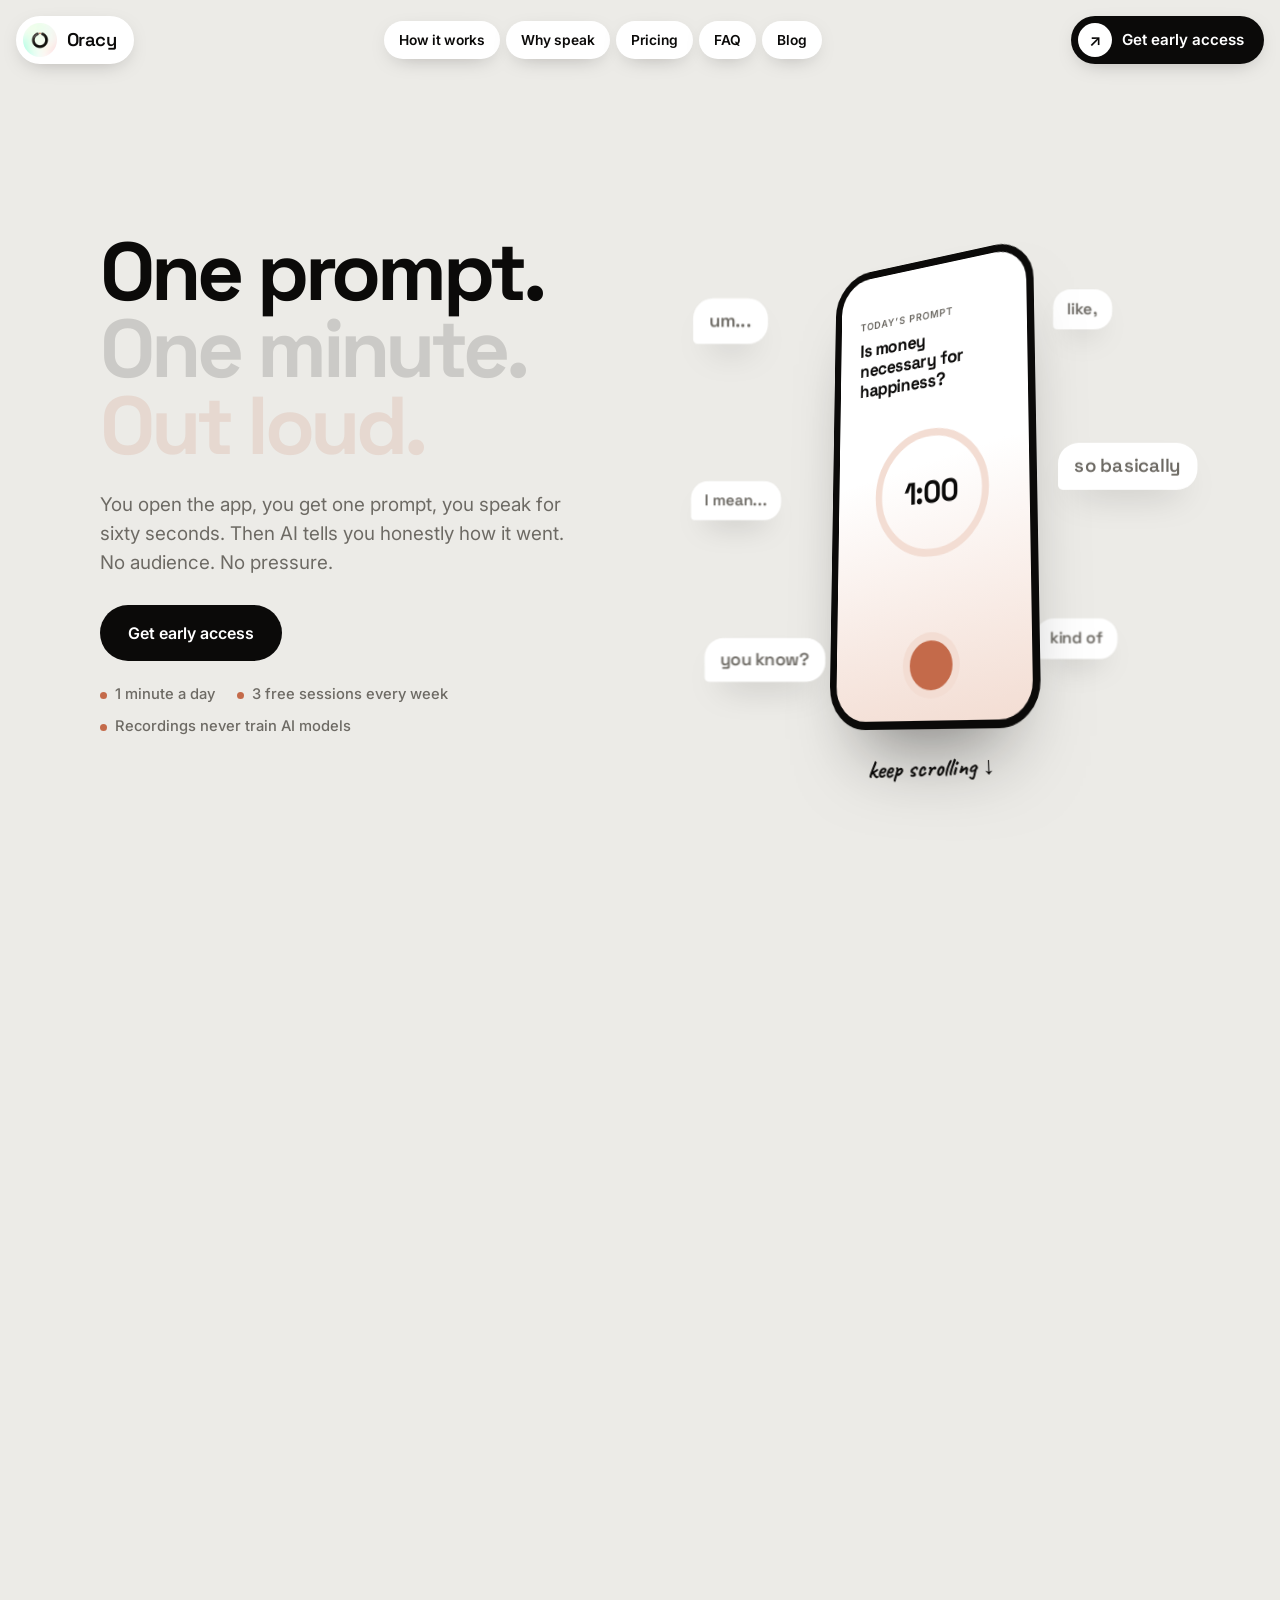
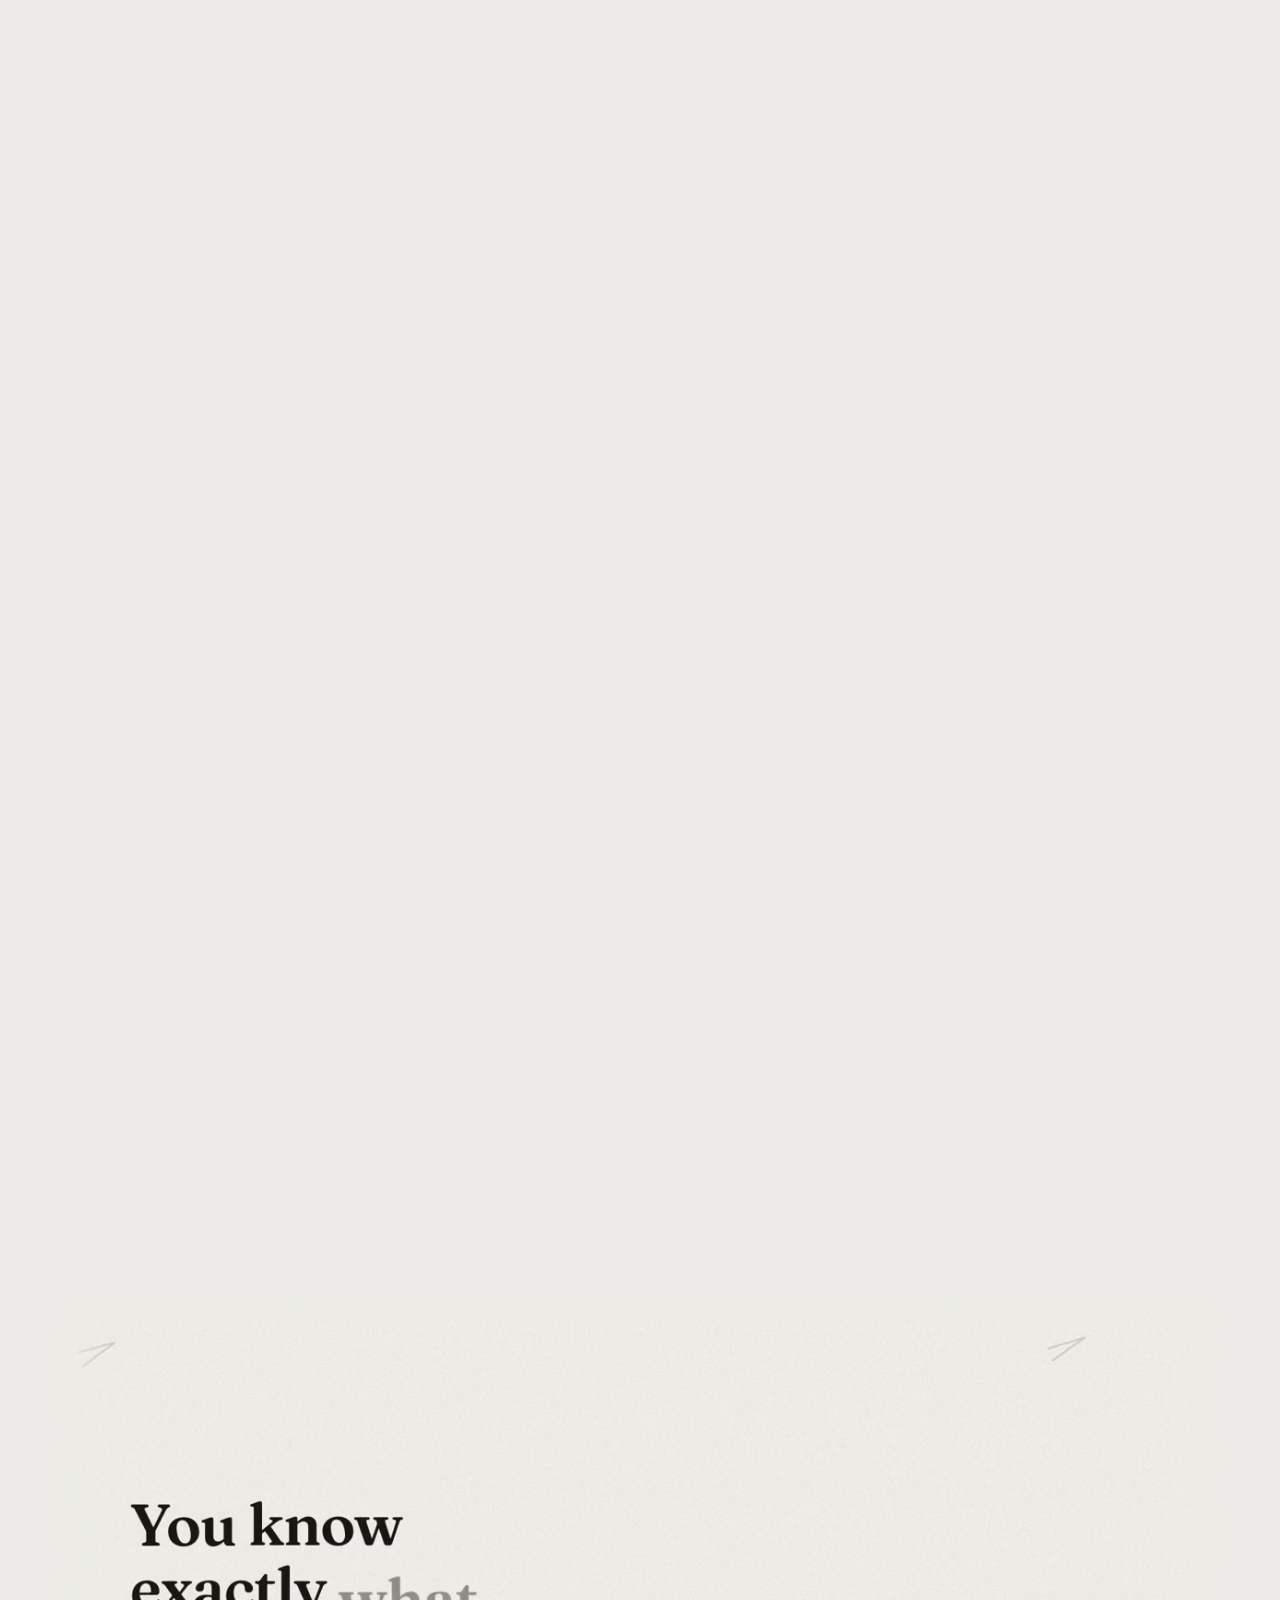
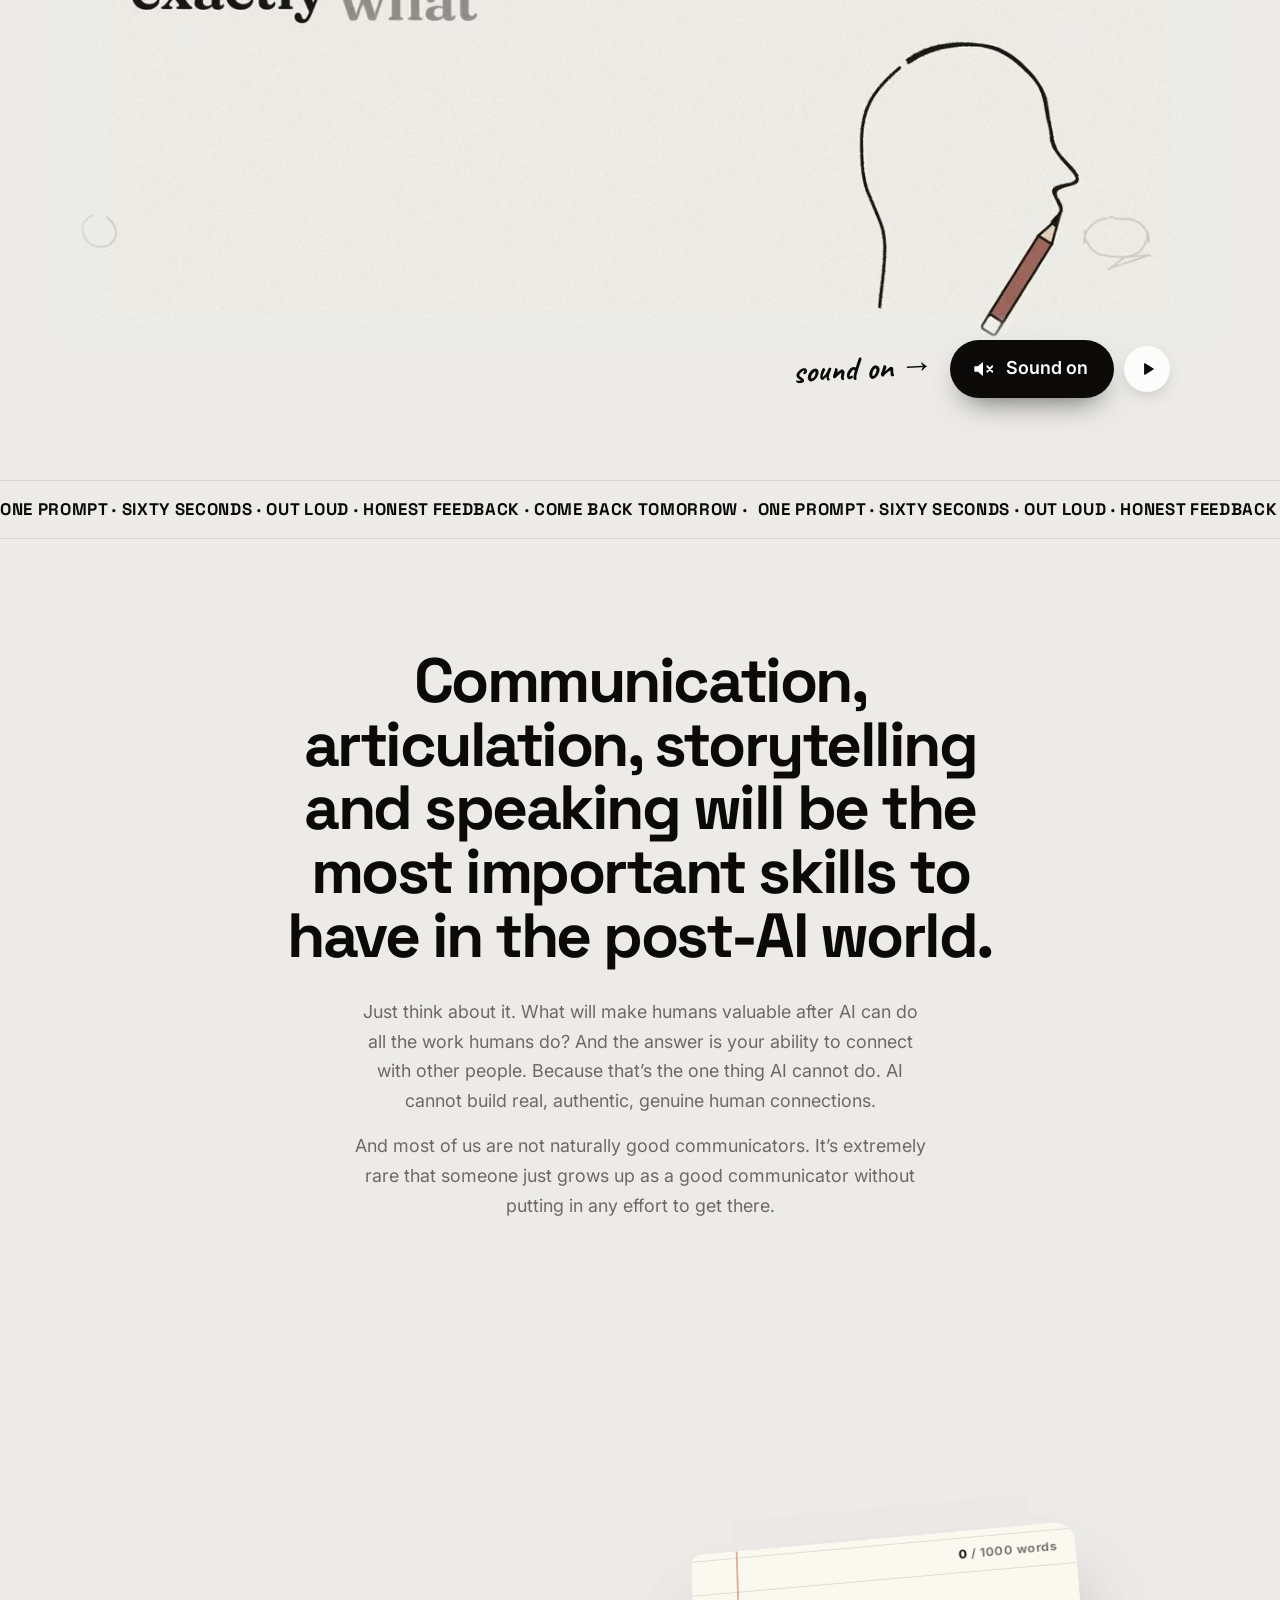
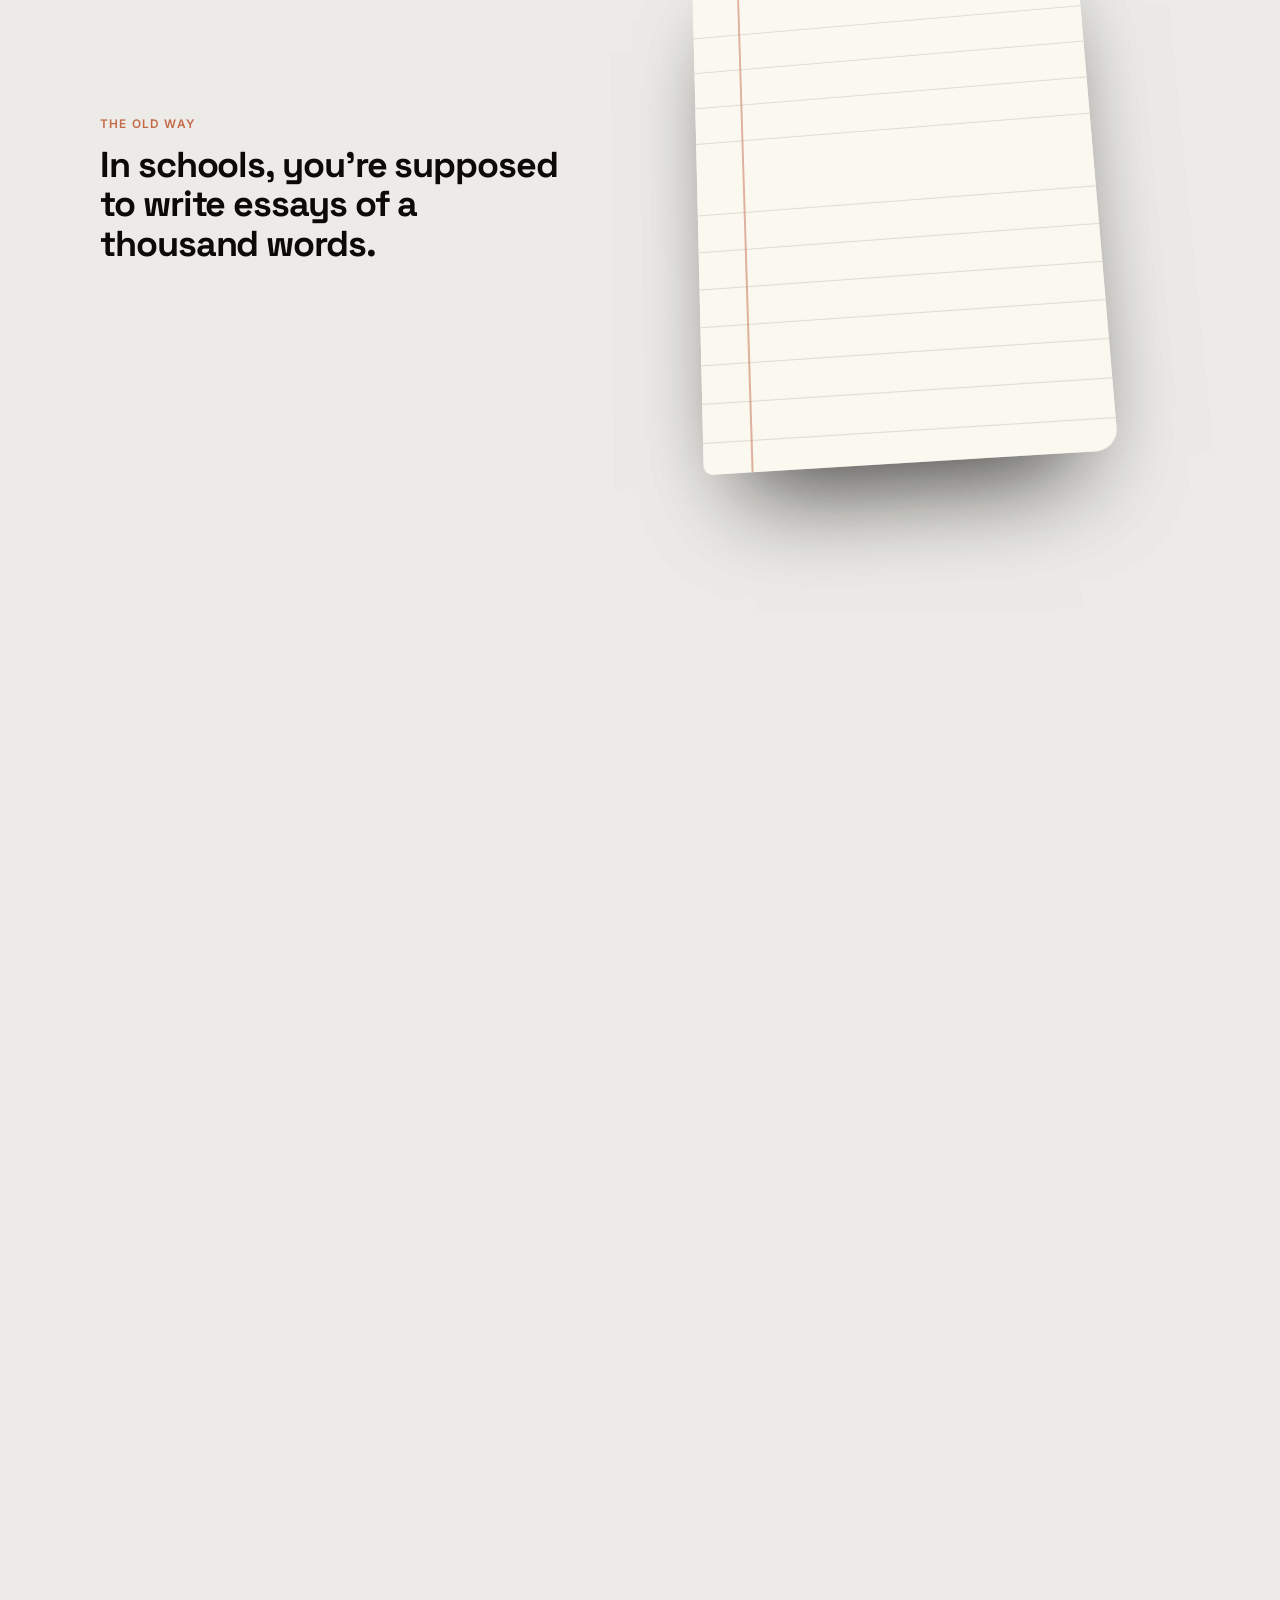
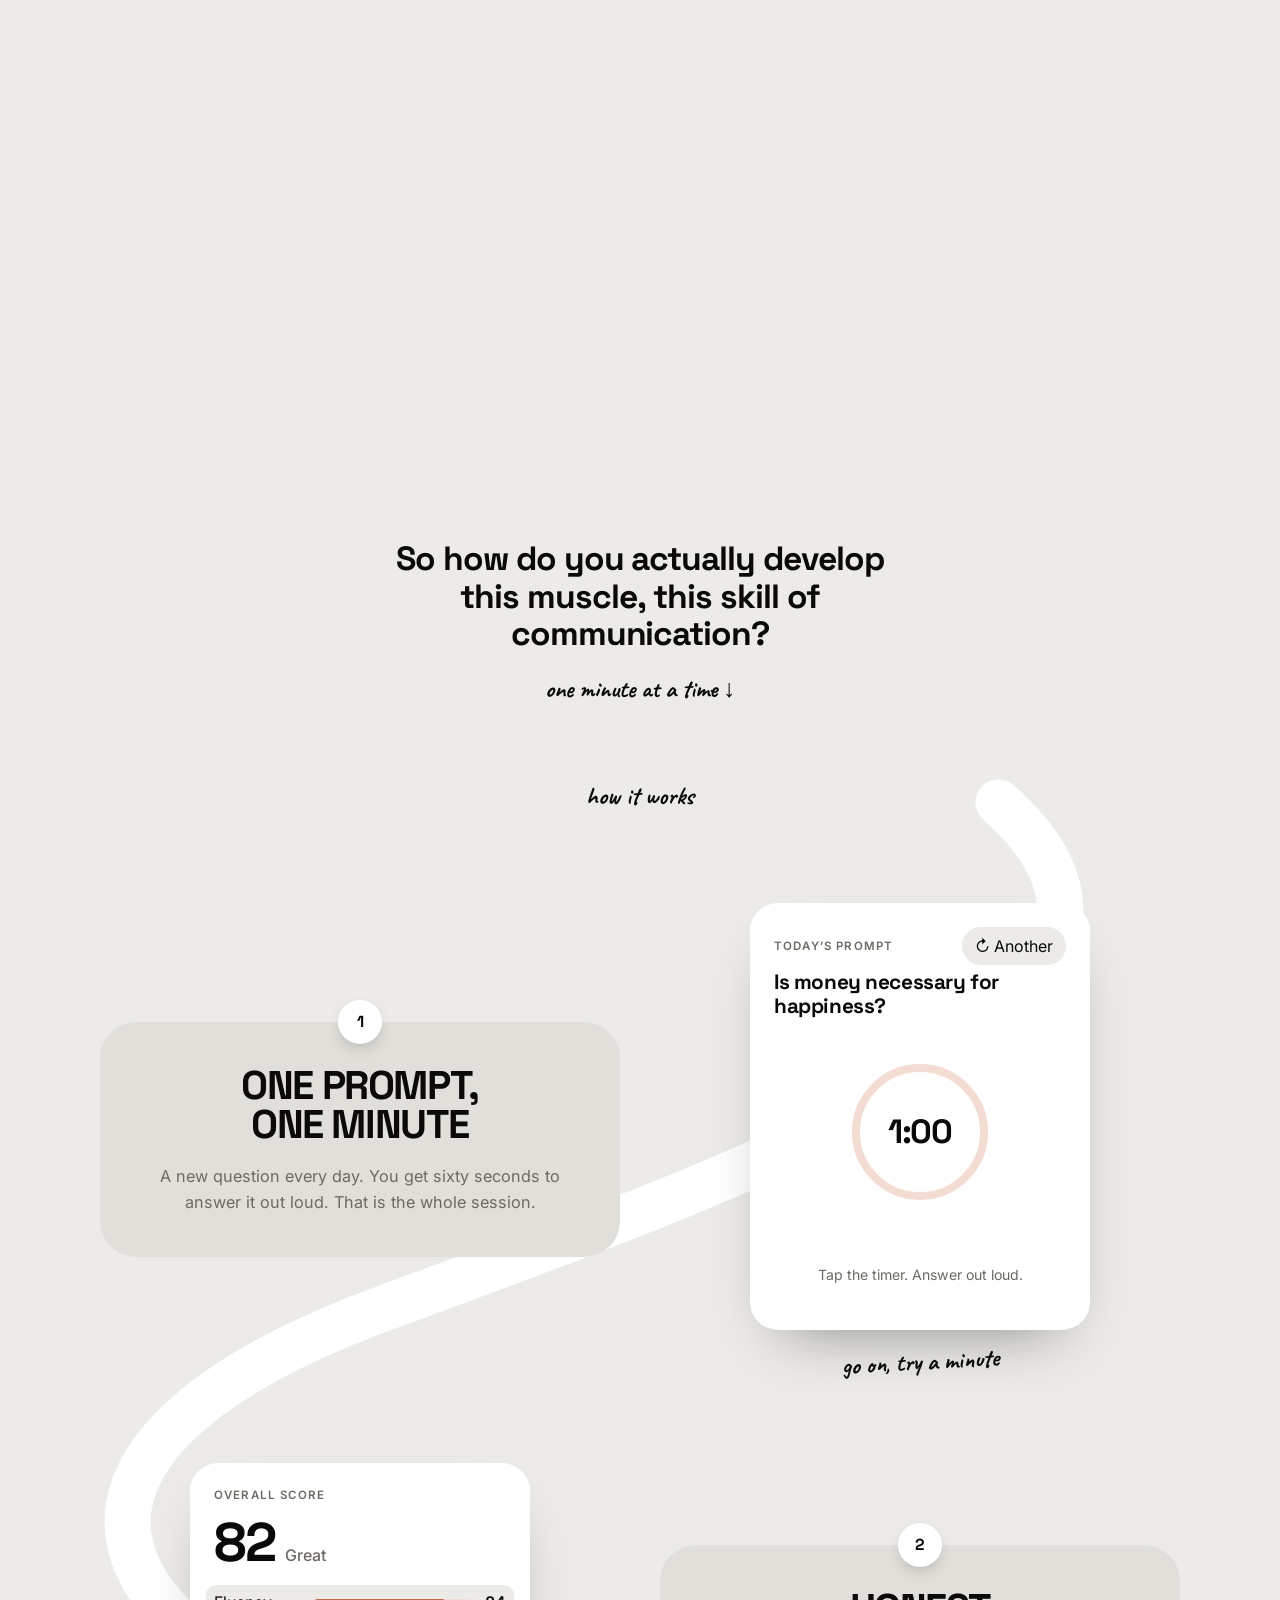
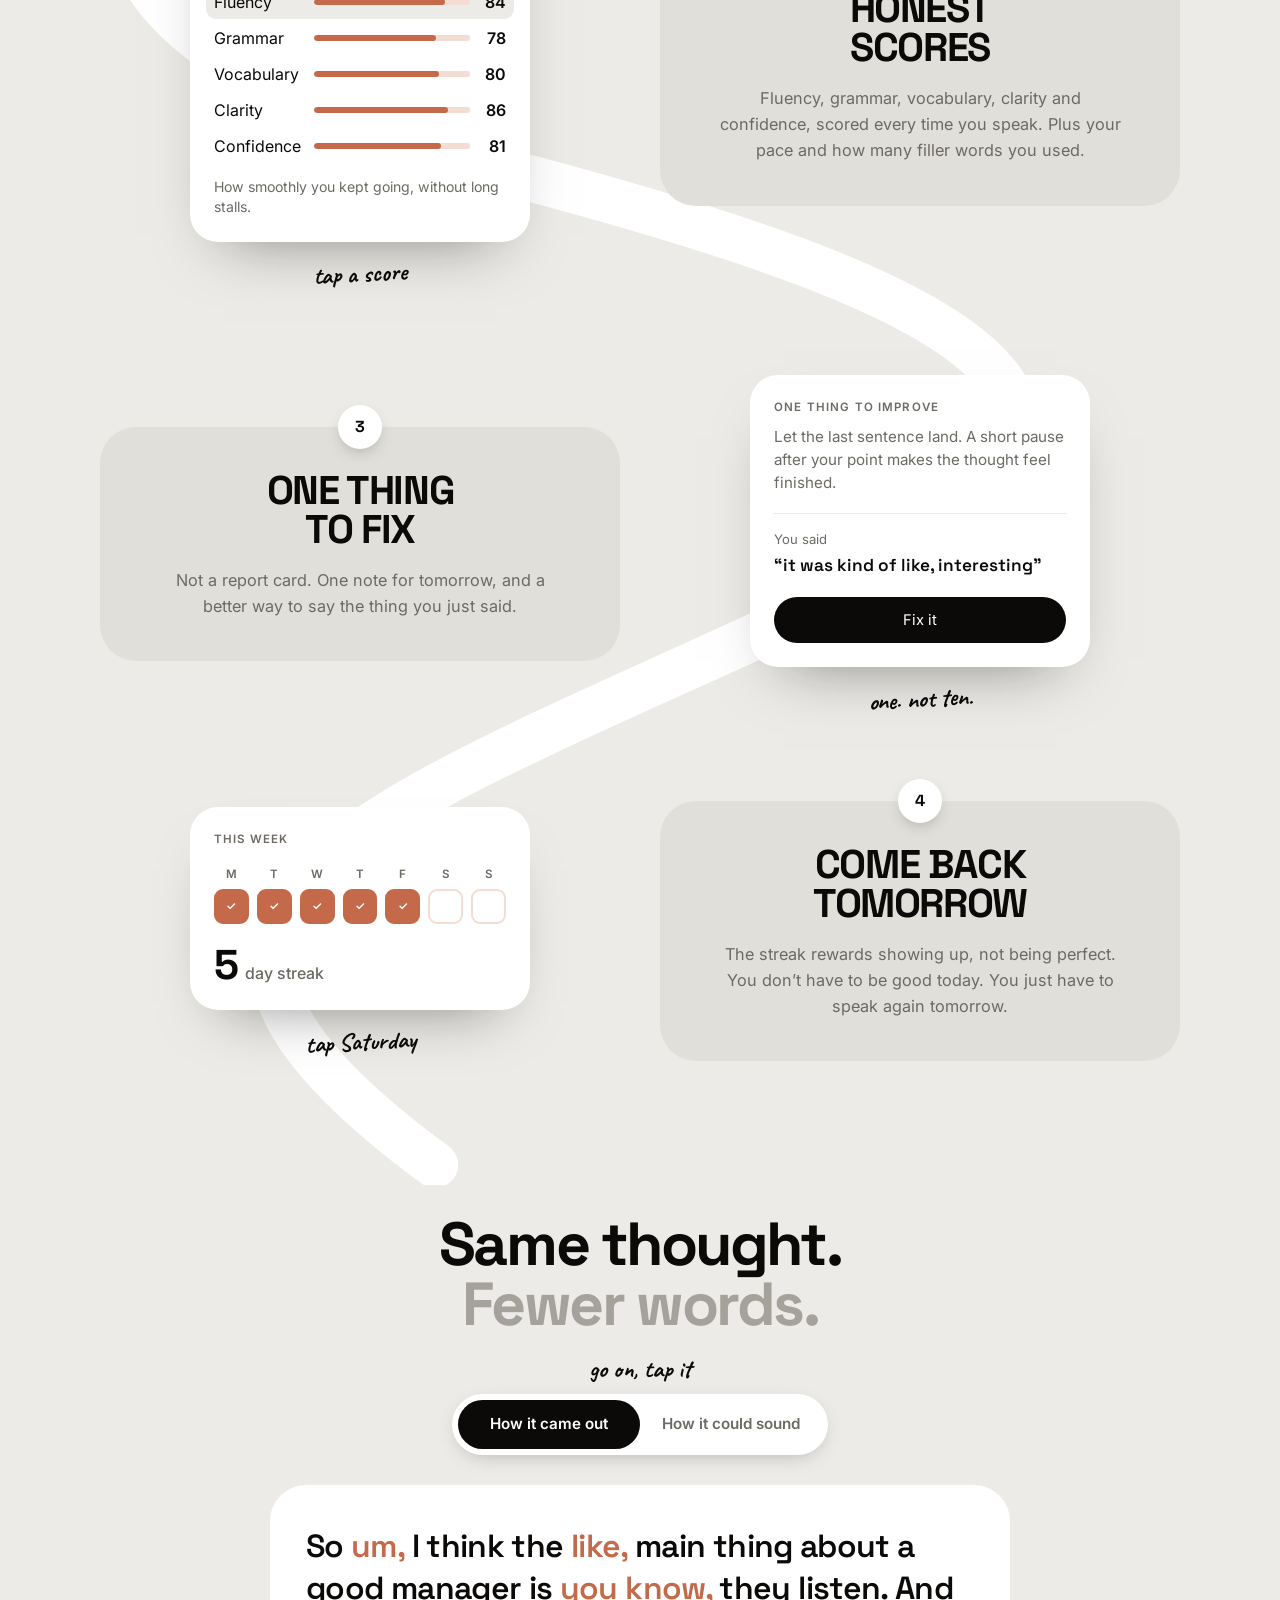
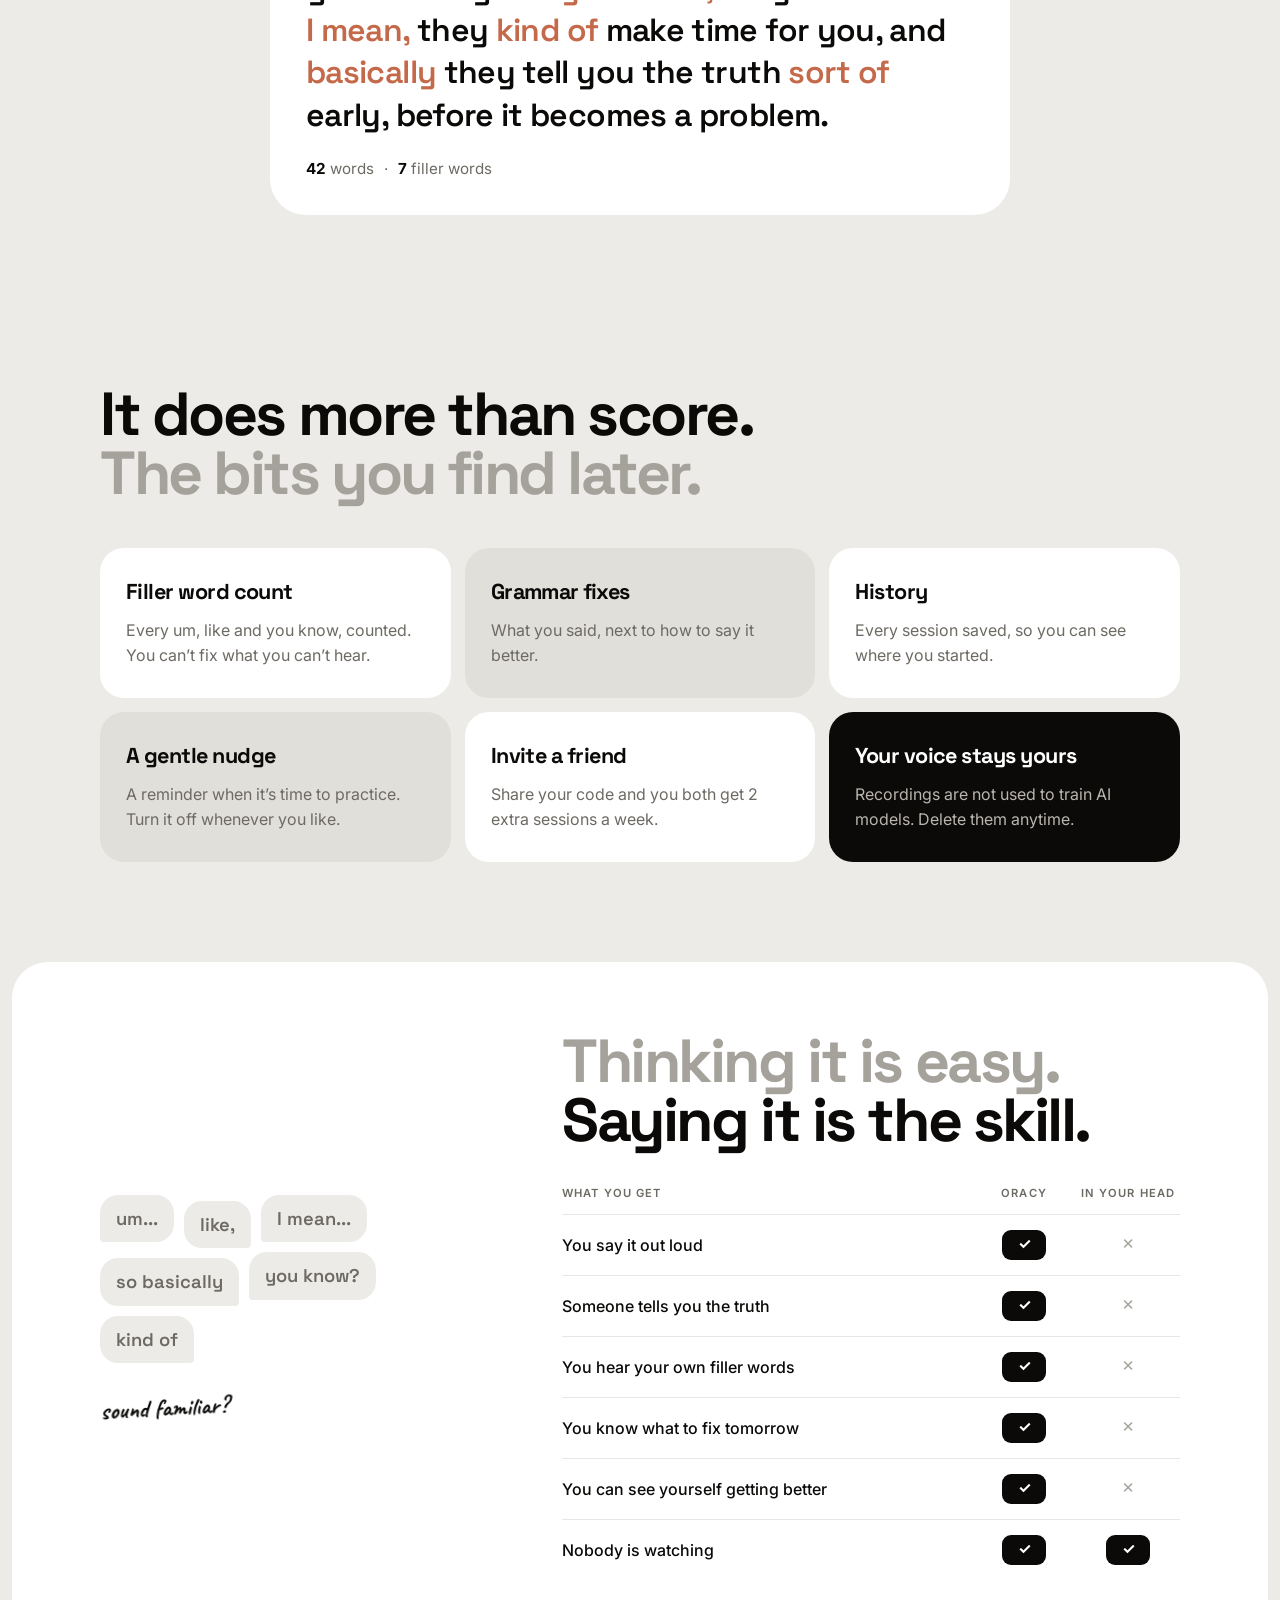
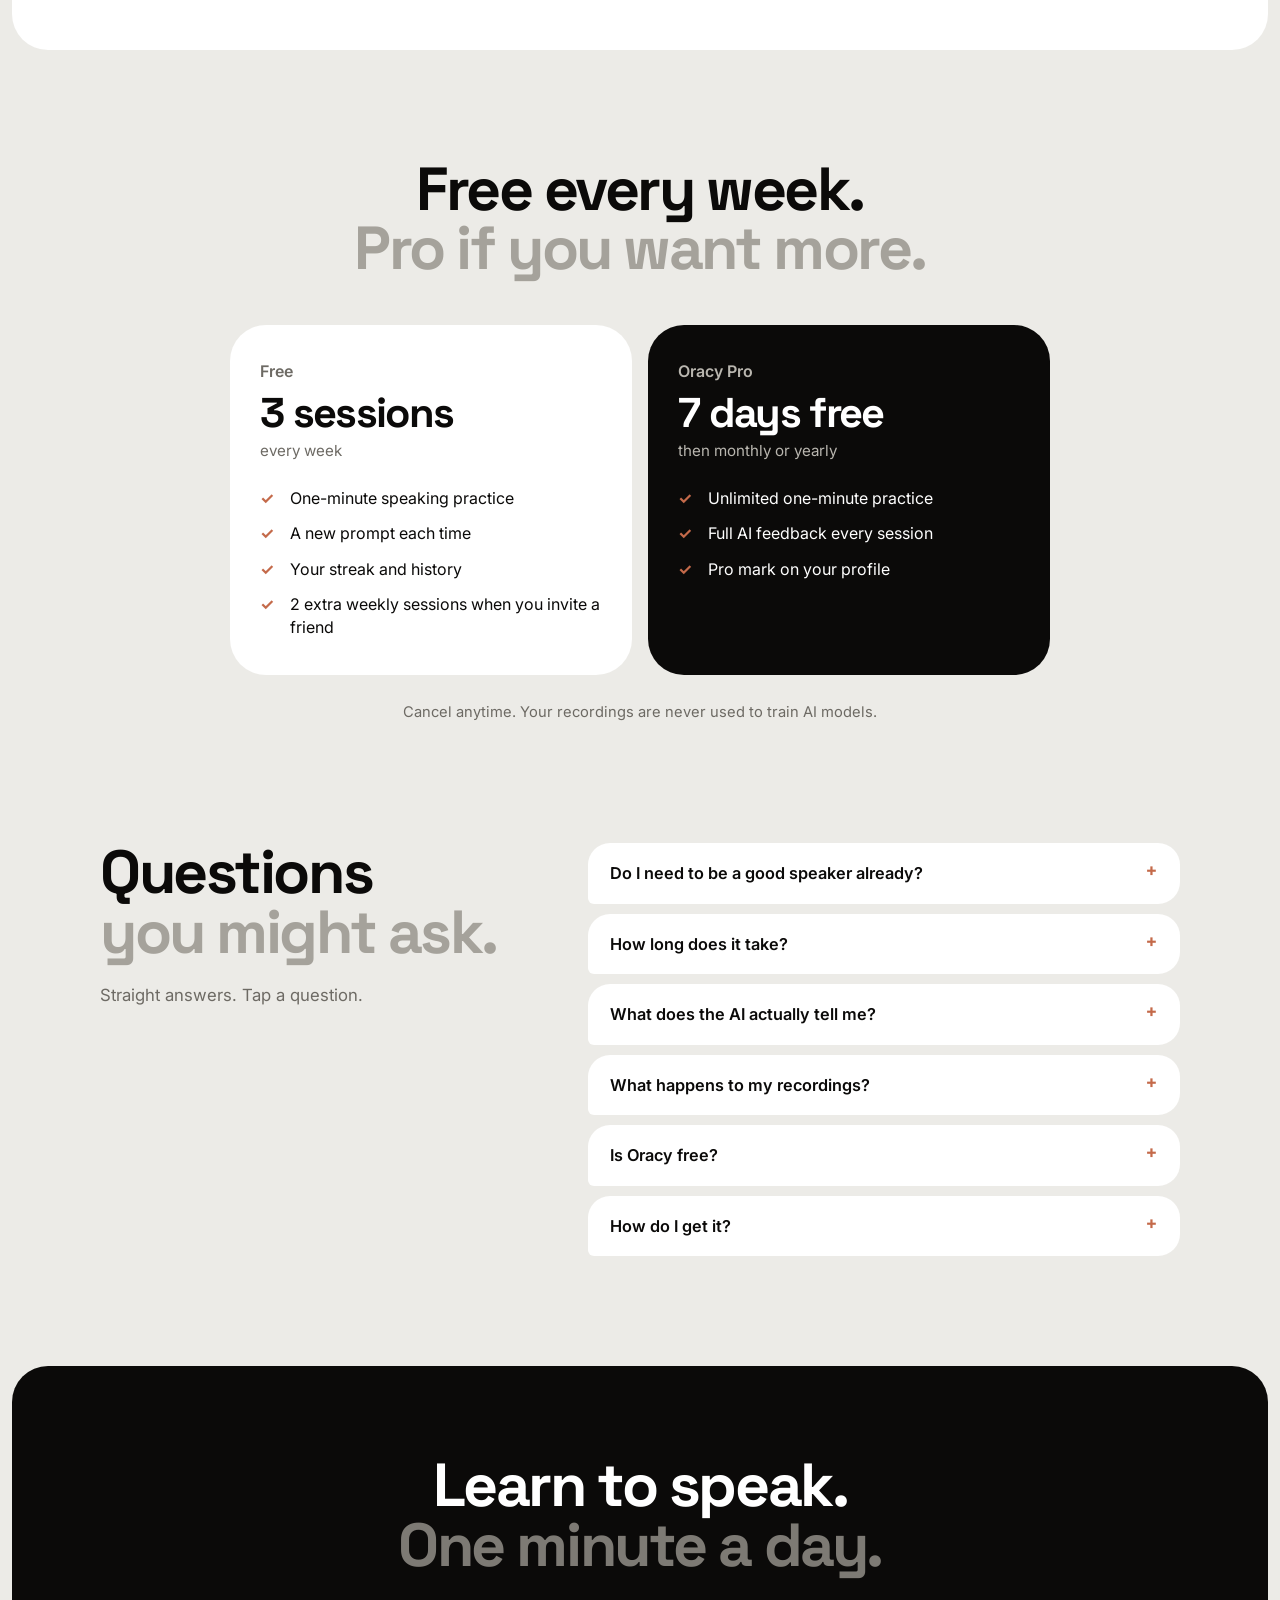
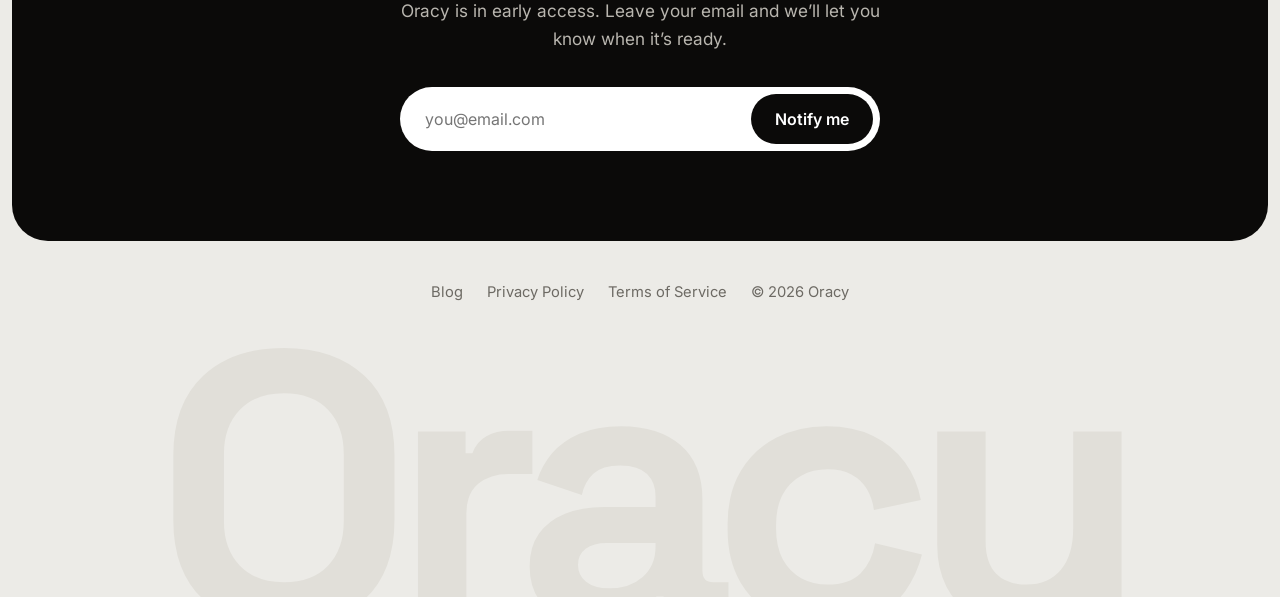
<file: index.html>
<!DOCTYPE html>
<html lang="en">
<head>
  <meta charset="utf-8" />
  <meta name="viewport" content="width=device-width, initial-scale=1" />
  <title>Oracy: one minute of speaking every day</title>
  <meta name="description" content="One prompt. One minute. Out loud. Speak for sixty seconds, get honest AI feedback, and come back tomorrow." />
  <link rel="preconnect" href="https://fonts.googleapis.com" />
  <link rel="preconnect" href="https://fonts.gstatic.com" crossorigin />
  <link href="https://fonts.googleapis.com/css2?family=Caveat:wght@700&family=Inter:wght@400;500;600&family=Space+Grotesk:wght@600;700&display=swap" rel="stylesheet" />
  <link rel="icon" href="/app-logo.jpg" type="image/jpeg" />
  <link rel="apple-touch-icon" href="/app-logo.jpg" />
  <link rel="stylesheet" href="/home.css" />
  <script>document.documentElement.classList.add('js')</script>
</head>
<body>
  <header class="nav">
    <a class="pill nav-brand" href="/">
      <img src="/app-logo.jpg" width="34" height="34" alt="" />
      <span>Oracy</span>
    </a>
    <nav class="nav-links" aria-label="Sections">
      <a class="pill" href="#how">How it works</a>
      <a class="pill" href="#why">Why speak</a>
      <a class="pill" href="#pricing">Pricing</a>
      <a class="pill" href="#faq">FAQ</a>
      <a class="pill" href="/blog">Blog</a>
    </nav>
    <a class="pill nav-cta" href="#rsvp">
      <span class="dot" aria-hidden="true">↗</span>
      <span>Get early access</span>
    </a>
  </header>

  <main>
    <section class="hero3d" id="top">
      <div class="pin">
        <div class="wrap hero-grid">
          <div class="hero-copy">
            <h1>
              <span class="lit">One prompt.</span>
              <span>One minute.</span>
              <span class="tint">Out loud.</span>
            </h1>
            <p class="lede">
              You open the app, you get one prompt, you speak for sixty seconds. Then AI
              tells you honestly how it went. No audience. No pressure.
            </p>
            <a class="btn" href="#rsvp">Get early access</a>
            <div class="chips">
              <span>1 minute a day</span>
              <span>3 free sessions every week</span>
              <span>Recordings never train AI models</span>
            </div>
          </div>

          <div class="stage" aria-hidden="true">
            <div class="scene">
              <span class="float filler" style="--x:-11em;--y:-9em;--z:6em">um...</span>
              <span class="float filler" style="--x:9.5em;--y:-11em;--z:-4em">like,</span>
              <span class="float filler" style="--x:-12.5em;--y:1em;--z:-6em">I mean...</span>
              <span class="float filler" style="--x:10.5em;--y:-1em;--z:8em">so basically</span>
              <span class="float filler" style="--x:-9.5em;--y:10em;--z:3em">you know?</span>
              <span class="float filler" style="--x:9em;--y:9.5em;--z:-3em">kind of</span>

              <span class="float win" style="--x:-11.5em;--y:-7em;--z:7em"><b>86</b> Clarity</span>
              <span class="float win" style="--x:10.5em;--y:-3em;--z:5em"><b>84</b> Fluency</span>
              <span class="float win" style="--x:-10.5em;--y:7em;--z:4em"><b>2</b> filler words</span>

              <div class="phone">
                <div class="face front">
                  <p class="ph-kicker">Today’s prompt</p>
                  <p class="ph-title">Is money necessary for happiness?</p>
                  <div class="ph-timer">
                    <svg viewBox="0 0 150 150">
                      <circle class="track" cx="75" cy="75" r="64" />
                      <circle class="run" id="heroRing" cx="75" cy="75" r="64" />
                    </svg>
                    <b id="heroTime">1:00</b>
                  </div>
                  <div class="wave">
                    <i></i><i></i><i></i><i></i><i></i><i></i><i></i><i></i><i></i><i></i><i></i><i></i><i></i>
                  </div>
                  <span class="ph-rec"></span>
                </div>
                <div class="face back">
                  <p class="ph-kicker">Overall score</p>
                  <div class="ph-score"><b>82</b><span>Great</span></div>
                  <div class="bars">
                    <div class="bar"><span>Fluency</span><em style="--v:84%"></em><b>84</b></div>
                    <div class="bar"><span>Grammar</span><em style="--v:78%"></em><b>78</b></div>
                    <div class="bar"><span>Vocabulary</span><em style="--v:80%"></em><b>80</b></div>
                    <div class="bar"><span>Clarity</span><em style="--v:86%"></em><b>86</b></div>
                    <div class="bar"><span>Confidence</span><em style="--v:81%"></em><b>81</b></div>
                  </div>
                  <p class="ph-note">Let the last sentence land.</p>
                </div>
              </div>
            </div>
            <span class="hand scroll-hint">keep scrolling ↓</span>
          </div>
        </div>
      </div>
    </section>

    <section class="watch" id="watch" aria-label="Oracy in 30 seconds">
      <div class="watch-stage">
        <video
          id="demoVideo"
          class="watch-video"
          controls
          muted
          loop
          playsinline
          preload="metadata"
          poster="/media/oracy-demo-poster.jpg"
          width="1280"
          height="720"
          aria-label="Oracy in 30 seconds: one minute of speaking a day, with AI feedback"
        >
          <source src="/media/oracy-demo.mp4" type="video/mp4" />
          <a href="/media/oracy-demo.mp4">Watch the Oracy video</a>
        </video>

        <div class="watch-controls hidden" id="demoControls">
          <span class="hand watch-note" id="demoNote">sound on →</span>
          <button type="button" class="vbtn vbtn-sound" id="demoMute" aria-label="Turn sound on">
            <svg class="ico ico-muted" viewBox="0 0 24 24" aria-hidden="true">
              <path d="M4 9.5h3.2L12 5.6v12.8l-4.8-3.9H4z" fill="currentColor" />
              <path d="M16 9.5l4.5 5M20.5 9.5l-4.5 5" stroke="currentColor" stroke-width="1.8" stroke-linecap="round" fill="none" />
            </svg>
            <svg class="ico ico-sound" viewBox="0 0 24 24" aria-hidden="true">
              <path d="M4 9.5h3.2L12 5.6v12.8l-4.8-3.9H4z" fill="currentColor" />
              <path d="M15.5 9a4.2 4.2 0 0 1 0 6M18 6.6a7.6 7.6 0 0 1 0 10.8" stroke="currentColor" stroke-width="1.8" stroke-linecap="round" fill="none" />
            </svg>
            <span class="vlabel" aria-hidden="true">Sound on</span>
          </button>
          <button type="button" class="vbtn" id="demoPlay" aria-label="Play video">
            <svg class="ring" viewBox="0 0 48 48" aria-hidden="true">
              <circle cx="24" cy="24" r="22" />
            </svg>
            <svg class="ico ico-play" viewBox="0 0 24 24" aria-hidden="true">
              <path d="M8.5 5.8v12.4a.8.8 0 0 0 1.2.7l10-6.2a.8.8 0 0 0 0-1.4l-10-6.2a.8.8 0 0 0-1.2.7z" fill="currentColor" />
            </svg>
            <svg class="ico ico-pause" viewBox="0 0 24 24" aria-hidden="true">
              <rect x="6.5" y="5.5" width="4" height="13" rx="1.2" fill="currentColor" />
              <rect x="13.5" y="5.5" width="4" height="13" rx="1.2" fill="currentColor" />
            </svg>
          </button>
        </div>
      </div>
    </section>

    <div class="marquee" aria-hidden="true">
      <div class="marquee-track"><span>ONE PROMPT · SIXTY SECONDS · OUT LOUD · HONEST FEEDBACK · COME BACK TOMORROW · </span><span>ONE PROMPT · SIXTY SECONDS · OUT LOUD · HONEST FEEDBACK · COME BACK TOMORROW · </span><span>ONE PROMPT · SIXTY SECONDS · OUT LOUD · HONEST FEEDBACK · COME BACK TOMORROW · </span><span>ONE PROMPT · SIXTY SECONDS · OUT LOUD · HONEST FEEDBACK · COME BACK TOMORROW · </span><span>ONE PROMPT · SIXTY SECONDS · OUT LOUD · HONEST FEEDBACK · COME BACK TOMORROW · </span><span>ONE PROMPT · SIXTY SECONDS · OUT LOUD · HONEST FEEDBACK · COME BACK TOMORROW · </span></div>
    </div>

    <section class="statement wrap" id="why">
      <h2 class="reveal">
        Communication, articulation, storytelling and speaking will be the most
        important skills to have in the post-AI world.
      </h2>
      <p class="body reveal">
        Just think about it. What will make humans valuable after AI can do all the work
        humans do? And the answer is your ability to connect with other people. Because
        that’s the one thing AI cannot do. AI cannot build real, authentic, genuine human
        connections.
      </p>
      <p class="body reveal">
        And most of us are not naturally good communicators. It’s extremely rare that
        someone just grows up as a good communicator without putting in any effort to
        get there.
      </p>
    </section>

    <section class="story" id="story">
      <div class="pin">
        <div class="wrap story-grid">
          <div class="caps">
            <div class="cap on">
              <p class="cap-k">The old way</p>
              <p class="cap-t">In schools, you’re supposed to write essays of a thousand words.</p>
            </div>
            <div class="cap">
              <p class="cap-k">The old way</p>
              <p class="cap-t">I would use the most random filler words, the most random words ever, just to be able to fill my thousand word quota.</p>
            </div>
            <div class="cap">
              <p class="cap-k">The old way</p>
              <p class="cap-t">What could have been a 250, 300 word essay which is short, concise, which keeps the reader’s attention...</p>
            </div>
            <div class="cap">
              <p class="cap-k">The old way</p>
              <p class="cap-t">...was now a thousand word essay no one would ever read.</p>
            </div>
            <div class="cap">
              <p class="cap-k">Enough</p>
              <p class="cap-t">Turn the page. One prompt, sixty seconds. Say the thing and stop.</p>
            </div>
          </div>

          <div class="book" aria-hidden="true">
            <div class="book-tilt">
              <div class="leaf under">
                <p class="ph-kicker">Today’s prompt</p>
                <p class="under-title">What makes a good manager?</p>
                <p class="under-time">1:00</p>
                <p class="hand under-note">say the thing. stop.</p>
              </div>
              <div class="leaf page">
                <div class="page-front">
                  <p class="count"><b id="wordCount">0</b> / 1000 words</p>
                  <p class="ln t" style="--at:0.03">Essay. 1000 words.</p>
                  <p class="ln k" style="--at:0.08">Communication is very important.</p>
                  <p class="ln k" style="--at:0.13">It helps us connect with people.</p>
                  <p class="ln f" style="--at:0.2">In today’s modern world of today,</p>
                  <p class="ln f" style="--at:0.25">it is a well known fact that</p>
                  <p class="ln f" style="--at:0.3">since time immemorial,</p>
                  <p class="ln f" style="--at:0.35">last but not the least,</p>
                  <p class="ln f" style="--at:0.42">it goes without saying that,</p>
                  <p class="ln f" style="--at:0.48">in a nutshell, at the end of the day,</p>
                  <p class="ln f" style="--at:0.54">to sum up what was already said...</p>
                  <span class="mark" style="--at:.4">↑ the real essay was two lines</span>
                  <span class="stamp" style="--at:.66">nobody read this</span>
                </div>
              </div>
            </div>
          </div>
        </div>
      </div>
    </section>

    <section class="statement wrap ask-block">
      <p class="ask reveal">
        So how do you actually develop this muscle, this skill of communication?
      </p>
      <span class="hand reveal">one minute at a time ↓</span>
    </section>

    <section class="features" id="how">
      <svg class="ribbon" viewBox="0 0 100 100" preserveAspectRatio="none" aria-hidden="true">
        <path d="M 78 2 C 96 12, 60 20, 30 27 S 4 44, 40 50 S 96 62, 62 72 S 6 86, 34 99" />
      </svg>
      <div class="wrap">
        <p class="hand features-label">how it works</p>

        <div class="feature reveal">
          <div class="feature-mock">
            <div class="mock try-prompt" id="tryPrompt">
              <div class="mock-row">
                <p class="mock-kicker">Today’s prompt</p>
                <button type="button" class="chip-btn" id="shuffleBtn">↻ Another</button>
              </div>
              <p class="mock-title" id="promptText" aria-live="polite">Is money necessary for happiness?</p>
              <button type="button" class="timer timer-btn" id="timerBtn" aria-label="Start the one minute timer">
                <svg viewBox="0 0 150 150" width="150" height="150" aria-hidden="true">
                  <circle class="track" cx="75" cy="75" r="64" />
                  <circle class="run" id="tryRing" cx="75" cy="75" r="64" />
                </svg>
                <b id="tryTime">1:00</b>
              </button>
              <div class="wave" aria-hidden="true">
                <i></i><i></i><i></i><i></i><i></i><i></i><i></i><i></i><i></i><i></i><i></i><i></i><i></i><i></i><i></i>
              </div>
              <p class="mock-hint" id="timerHint" aria-live="polite">Tap the timer. Answer out loud.</p>
            </div>
            <span class="hand">go on, try a minute</span>
          </div>
          <div class="feature-card">
            <span class="badge">1</span>
            <h3>One prompt,<br />one minute</h3>
            <p>
              A new question every day. You get sixty seconds to answer it out loud.
              That is the whole session.
            </p>
          </div>
        </div>

        <div class="feature reveal">
          <div class="feature-mock">
            <div class="mock try-scores" id="tryScores">
              <p class="mock-kicker">Overall score</p>
              <div class="score-top"><b class="num" data-to="82">82</b><span>Great</span></div>
              <div class="bars">
                <button type="button" class="bar on" data-note="How smoothly you kept going, without long stalls." style="--v:84%"><span>Fluency</span><em></em><b class="num" data-to="84">84</b></button>
                <button type="button" class="bar" data-note="Whether your sentences hold together." style="--v:78%"><span>Grammar</span><em></em><b class="num" data-to="78">78</b></button>
                <button type="button" class="bar" data-note="The range of words you reached for." style="--v:80%"><span>Vocabulary</span><em></em><b class="num" data-to="80">80</b></button>
                <button type="button" class="bar" data-note="How easy your point was to follow." style="--v:86%"><span>Clarity</span><em></em><b class="num" data-to="86">86</b></button>
                <button type="button" class="bar" data-note="How sure you sounded saying it." style="--v:81%"><span>Confidence</span><em></em><b class="num" data-to="81">81</b></button>
              </div>
              <p class="mock-hint" id="scoreNote" aria-live="polite">How smoothly you kept going, without long stalls.</p>
            </div>
            <span class="hand">tap a score</span>
          </div>
          <div class="feature-card">
            <span class="badge">2</span>
            <h3>Honest<br />scores</h3>
            <p>
              Fluency, grammar, vocabulary, clarity and confidence, scored every time you
              speak. Plus your pace and how many filler words you used.
            </p>
          </div>
        </div>

        <div class="feature reveal">
          <div class="feature-mock">
            <div class="mock try-fix" id="tryFix">
              <p class="mock-kicker">One thing to improve</p>
              <p class="fix-note">
                Let the last sentence land. A short pause after your point makes the
                thought feel finished.
              </p>
              <div class="swap">
                <span class="swap-label">You said</span>
                <q class="said">it was kind of like, interesting</q>
                <q class="better" aria-live="polite">it stayed with me</q>
              </div>
              <button type="button" class="chip-btn wide" id="fixBtn">Fix it</button>
            </div>
            <span class="hand">one. not ten.</span>
          </div>
          <div class="feature-card">
            <span class="badge">3</span>
            <h3>One thing<br />to fix</h3>
            <p>
              Not a report card. One note for tomorrow, and a better way to say the thing
              you just said.
            </p>
          </div>
        </div>

        <div class="feature reveal">
          <div class="feature-mock">
            <div class="mock try-streak" id="tryStreak">
              <p class="mock-kicker">This week</p>
              <div class="week">
                <button type="button" class="day on" aria-pressed="true">M<i>✓</i></button>
                <button type="button" class="day on" aria-pressed="true">T<i>✓</i></button>
                <button type="button" class="day on" aria-pressed="true">W<i>✓</i></button>
                <button type="button" class="day on" aria-pressed="true">T<i>✓</i></button>
                <button type="button" class="day on" aria-pressed="true">F<i>✓</i></button>
                <button type="button" class="day" aria-pressed="false">S<i>✓</i></button>
                <button type="button" class="day" aria-pressed="false">S<i>✓</i></button>
              </div>
              <div class="streak"><b id="streakNum">5</b><span id="streakLabel" aria-live="polite">day streak</span></div>
            </div>
            <span class="hand">tap Saturday</span>
          </div>
          <div class="feature-card">
            <span class="badge">4</span>
            <h3>Come back<br />tomorrow</h3>
            <p>
              The streak rewards showing up, not being perfect. You don’t have to be good
              today. You just have to speak again tomorrow.
            </p>
          </div>
        </div>
      </div>
    </section>

    <section class="switch wrap" id="switch">
      <h2 class="head reveal">Same thought.<span class="dim">Fewer words.</span></h2>
      <p class="hand reveal">go on, tap it</p>
      <div class="seg reveal" role="group" aria-label="Show the answer with or without filler words">
        <button type="button" class="on" data-mode="raw" aria-pressed="true">How it came out</button>
        <button type="button" data-mode="clean" aria-pressed="false">How it could sound</button>
        <i class="seg-thumb" aria-hidden="true"></i>
      </div>
      <div class="transcript reveal" id="transcript" data-mode="raw">
        <p class="t-text">So <span class="fw">um, </span>I think the <span class="fw">like, </span>main thing about a good manager is <span class="fw">you know, </span>they listen. And <span class="fw">I mean, </span>they <span class="fw">kind of </span>make time for you, and <span class="fw">basically </span>they tell you the truth <span class="fw">sort of </span>early, before it becomes a problem.</p>
        <p class="t-meta"><b id="tWords"></b> words <span>·</span> <b id="tFillers"></b> filler words</p>
      </div>
    </section>

    <section class="more wrap">
      <h2 class="head reveal">It does more than score.<span class="dim">The bits you find later.</span></h2>
      <div class="bento">
        <div class="tile reveal">
          <h3>Filler word count</h3>
          <p>Every um, like and you know, counted. You can’t fix what you can’t hear.</p>
        </div>
        <div class="tile reveal">
          <h3>Grammar fixes</h3>
          <p>What you said, next to how to say it better.</p>
        </div>
        <div class="tile reveal">
          <h3>History</h3>
          <p>Every session saved, so you can see where you started.</p>
        </div>
        <div class="tile reveal">
          <h3>A gentle nudge</h3>
          <p>A reminder when it’s time to practice. Turn it off whenever you like.</p>
        </div>
        <div class="tile reveal">
          <h3>Invite a friend</h3>
          <p>Share your code and you both get 2 extra sessions a week.</p>
        </div>
        <div class="tile reveal">
          <h3>Your voice stays yours</h3>
          <p>Recordings are not used to train AI models. Delete them anytime.</p>
        </div>
      </div>
    </section>

    <div class="panel-wrap">
      <section class="panel">
        <div class="wrap compare-grid">
          <div class="fillers reveal" aria-hidden="true">
            <span>um...</span><span>like,</span><span>I mean...</span><span>so basically</span><span>you know?</span><span>kind of</span>
            <p class="hand">sound familiar?</p>
          </div>
          <div class="reveal">
            <h2 class="head"><span class="dim">Thinking it is easy.</span>Saying it is the skill.</h2>
            <table class="table">
              <thead>
                <tr><th scope="col">What you get</th><th scope="col">Oracy</th><th scope="col">In your head</th></tr>
              </thead>
              <tbody>
                <tr><td>You say it out loud</td><td><span class="yes">✓</span></td><td><span class="no">✕</span></td></tr>
                <tr><td>Someone tells you the truth</td><td><span class="yes">✓</span></td><td><span class="no">✕</span></td></tr>
                <tr><td>You hear your own filler words</td><td><span class="yes">✓</span></td><td><span class="no">✕</span></td></tr>
                <tr><td>You know what to fix tomorrow</td><td><span class="yes">✓</span></td><td><span class="no">✕</span></td></tr>
                <tr><td>You can see yourself getting better</td><td><span class="yes">✓</span></td><td><span class="no">✕</span></td></tr>
                <tr><td>Nobody is watching</td><td><span class="yes">✓</span></td><td><span class="yes">✓</span></td></tr>
              </tbody>
            </table>
          </div>
        </div>
      </section>
    </div>

    <section class="pricing wrap" id="pricing">
      <h2 class="head reveal">Free every week.<span class="dim">Pro if you want more.</span></h2>
      <div class="plans">
        <div class="plan reveal">
          <p class="plan-name">Free</p>
          <p class="plan-price">3 sessions</p>
          <p class="plan-sub">every week</p>
          <ul>
            <li>One-minute speaking practice</li>
            <li>A new prompt each time</li>
            <li>Your streak and history</li>
            <li>2 extra weekly sessions when you invite a friend</li>
          </ul>
        </div>
        <div class="plan pro reveal">
          <p class="plan-name">Oracy Pro</p>
          <p class="plan-price">7 days free</p>
          <p class="plan-sub">then monthly or yearly</p>
          <ul>
            <li>Unlimited one-minute practice</li>
            <li>Full AI feedback every session</li>
            <li>Pro mark on your profile</li>
          </ul>
        </div>
      </div>
      <p class="fine">Cancel anytime. Your recordings are never used to train AI models.</p>
    </section>

    <section class="faq wrap" id="faq">
      <div class="faq-grid">
        <div class="faq-intro reveal">
          <h2 class="head">Questions<span class="dim">you might ask.</span></h2>
          <p>Straight answers. Tap a question.</p>
        </div>
        <div class="faq-list reveal">
          <details>
            <summary>Do I need to be a good speaker already?</summary>
            <p>No. Most of us are not naturally good communicators. Oracy is for getting there, one minute at a time.</p>
          </details>
          <details>
            <summary>How long does it take?</summary>
            <p>One minute of speaking. Then your feedback is ready to read.</p>
          </details>
          <details>
            <summary>What does the AI actually tell me?</summary>
            <p>Scores for fluency, grammar, vocabulary, clarity and confidence, notes on your pace and filler words, one thing to improve, and a better way to phrase something you said.</p>
          </details>
          <details>
            <summary>What happens to my recordings?</summary>
            <p>Your audio is analyzed to score how you spoke. It is not used to train AI models, and you can delete your recordings anytime.</p>
          </details>
          <details>
            <summary>Is Oracy free?</summary>
            <p>You get 3 free sessions every week. Oracy Pro gives you unlimited practice and full feedback every session, with a 7-day free trial.</p>
          </details>
          <details>
            <summary>How do I get it?</summary>
            <p>Oracy is in early access on iPhone. Leave your email below and we’ll let you know when it’s ready for you.</p>
          </details>
        </div>
      </div>
    </section>

    <div class="panel-wrap">
      <section class="cta" id="rsvp">
        <h2 class="head">Learn to speak.<span class="dim">One minute a day.</span></h2>
        <p>Oracy is in early access. Leave your email and we’ll let you know when it’s ready.</p>

        <div class="rsvp-box">
          <form class="rsvp-form" id="rsvpForm" novalidate>
            <label class="hidden" for="email">Email</label>
            <input
              id="email"
              name="email"
              type="email"
              inputmode="email"
              autocomplete="email"
              placeholder="you@email.com"
              required
              maxlength="254"
            />
            <button class="btn" id="rsvpBtn" type="submit">Notify me</button>
          </form>
          <p class="rsvp-msg hidden" id="rsvpMsg" role="status" aria-live="polite"></p>
          <div class="rsvp-success-card hidden" id="rsvpSuccess">
            <strong>You’re on the list.</strong>
            <p>We’ll email you when Oracy is ready. One minute a day starts soon.</p>
          </div>
        </div>
      </section>
    </div>
  </main>

  <footer class="footer">
    <div class="footer-row">
      <a href="/blog">Blog</a>
      <a href="/privacy">Privacy Policy</a>
      <a href="/terms">Terms of Service</a>
      <span>© <span id="y"></span> Oracy</span>
    </div>
    <div class="wordmark" aria-hidden="true">Oracy</div>
  </footer>

  <script>
    document.getElementById('y').textContent = new Date().getFullYear()

    const form = document.getElementById('rsvpForm')
    const emailInput = document.getElementById('email')
    const btn = document.getElementById('rsvpBtn')
    const msg = document.getElementById('rsvpMsg')
    const success = document.getElementById('rsvpSuccess')

    function showMsg(text, kind) {
      msg.textContent = text
      msg.className = 'rsvp-msg ' + kind
      msg.classList.remove('hidden')
    }

    function hideMsg() {
      msg.classList.add('hidden')
      msg.textContent = ''
    }

    function isValidEmail(value) {
      return /^[^\s@]+@[^\s@]+\.[^\s@]{2,}$/.test(value) && value.length <= 254
    }

    form.addEventListener('submit', async (e) => {
      e.preventDefault()
      hideMsg()
      success.classList.add('hidden')

      const email = emailInput.value.trim()
      if (!isValidEmail(email)) {
        showMsg('Enter a valid email address.', 'error')
        emailInput.focus()
        return
      }

      btn.disabled = true
      emailInput.disabled = true
      showMsg('Saving…', 'info')

      try {
        const res = await fetch('/api/interested', {
          method: 'POST',
          headers: { 'Content-Type': 'application/json' },
          body: JSON.stringify({ email })
        })
        const data = await res.json().catch(() => ({}))

        if (!res.ok) {
          throw new Error(data.error || 'Something went wrong. Try again.')
        }

        form.classList.add('hidden')
        hideMsg()
        success.classList.remove('hidden')

        if (data.status === 'duplicate') {
          success.querySelector('strong').textContent = 'You’re already on the list.'
          success.querySelector('p').textContent = data.message || 'We’ll be in touch when Oracy is ready.'
        }
      } catch (err) {
        showMsg(err.message || 'Couldn’t save that email. Try again.', 'error')
        btn.disabled = false
        emailInput.disabled = false
      }
    })
  </script>
  <script>
    (function () {
      var els = document.querySelectorAll('.reveal')
      if (!('IntersectionObserver' in window)) {
        els.forEach(function (el) { el.classList.add('in') })
        return
      }
      var io = new IntersectionObserver(function (entries) {
        entries.forEach(function (entry) {
          if (entry.isIntersecting) {
            entry.target.classList.add('in')
            io.unobserve(entry.target)
          }
        })
      }, { rootMargin: '0px 0px -8% 0px' })
      els.forEach(function (el) { io.observe(el) })
    })()
  </script>
  <script>
    (function () {
      var root = document.documentElement
      var reduce = window.matchMedia('(prefers-reduced-motion: reduce)').matches
      var clamp = function (v) { return Math.min(1, Math.max(0, v)) }
      var ease = function (t) { return t < 0.5 ? 2 * t * t : 1 - Math.pow(-2 * t + 2, 2) / 2 }

      /* Tap-to-switch transcript */
      var seg = document.querySelector('.seg')
      var transcript = document.getElementById('transcript')
      var text = transcript.querySelector('.t-text')
      var fillers = text.querySelectorAll('.fw')
      var count = function (str) { return str.trim().split(/\s+/).filter(Boolean).length }
      var rawWords = count(text.textContent)
      var fillerWords = 0
      fillers.forEach(function (f) { fillerWords += count(f.textContent) })
      function setMode(mode) {
        seg.dataset.mode = mode
        transcript.dataset.mode = mode
        seg.querySelectorAll('button').forEach(function (b) {
          var on = b.dataset.mode === mode
          b.classList.toggle('on', on)
          b.setAttribute('aria-pressed', on ? 'true' : 'false')
        })
        document.getElementById('tWords').textContent = mode === 'raw' ? rawWords : rawWords - fillerWords
        document.getElementById('tFillers').textContent = mode === 'raw' ? fillers.length : 0
      }
      seg.addEventListener('click', function (e) {
        var b = e.target.closest('button')
        if (b) setMode(b.dataset.mode)
      })
      setMode('raw')

      if (reduce) {
        root.classList.add('still')
        return
      }

      /* Scroll-pinned scenes */
      var hero = document.querySelector('.hero3d')
      var stage = hero.querySelector('.stage')
      var heroLines = hero.querySelectorAll('h1 span')
      var heroTime = document.getElementById('heroTime')
      var heroRing = document.getElementById('heroRing')
      var story = document.querySelector('.story')
      var caps = story.querySelectorAll('.cap')
      var wordCount = document.getElementById('wordCount')
      var mx = 0
      var my = 0

      function progress(el) {
        var r = el.getBoundingClientRect()
        var total = r.height - window.innerHeight
        return total > 0 ? clamp(-r.top / total) : 0
      }

      function update() {
        ticking = false

        var p = progress(hero)
        var a = ease(clamp(p / 0.42))
        var b = ease(clamp((p - 0.5) / 0.38))
        stage.style.setProperty('--a', a.toFixed(3))
        stage.style.setProperty('--b', b.toFixed(3))
        stage.style.setProperty('--ry', (-30 * (1 - a) + 180 * b).toFixed(2) + 'deg')
        stage.style.setProperty('--rx', (12 * (1 - a)).toFixed(2) + 'deg')
        stage.style.setProperty('--mx', (mx * 7).toFixed(2) + 'deg')
        stage.style.setProperty('--my', (-my * 7).toFixed(2) + 'deg')
        var left = Math.round(60 * (1 - clamp(p / 0.42)))
        heroTime.textContent = left === 60 ? '1:00' : '0:' + (left < 10 ? '0' : '') + left
        heroRing.style.strokeDashoffset = (402 * (left / 60)).toFixed(1)
        heroLines[1].classList.toggle('lit', p > 0.18)
        heroLines[2].classList.toggle('lit', p > 0.52)

        var q = progress(story)
        story.style.setProperty('--p', q.toFixed(3))
        story.style.setProperty('--f', ease(clamp((q - 0.8) / 0.16)).toFixed(3))
        var step = q < 0.18 ? 0 : q < 0.38 ? 1 : q < 0.58 ? 2 : q < 0.78 ? 3 : 4
        caps.forEach(function (c, i) { c.classList.toggle('on', i === step) })
        wordCount.textContent = Math.round(1000 * clamp((q - 0.03) / 0.6))
      }

      var ticking = false
      function request() {
        if (!ticking) {
          ticking = true
          window.requestAnimationFrame(update)
        }
      }

      window.addEventListener('scroll', request, { passive: true })
      window.addEventListener('resize', request)
      if (window.matchMedia('(hover: hover)').matches) {
        window.addEventListener('pointermove', function (e) {
          mx = e.clientX / window.innerWidth - 0.5
          my = e.clientY / window.innerHeight - 0.5
          request()
        }, { passive: true })
      }
      update()
    })()
  </script>
  <script>
    (function () {
      /* 1. Prompt + one-minute timer */
      var prompts = [
        'Is money necessary for happiness?',
        'What makes a good manager?',
        'Would you rather be rich or famous?',
        'You wake up on Mars. What do you do?',
        'Is technological progress always beneficial?',
        'Social media has made society less social. Agree or disagree?'
      ]
      var pi = 0
      var card = document.getElementById('tryPrompt')
      var promptText = document.getElementById('promptText')
      var timerBtn = document.getElementById('timerBtn')
      var ring = document.getElementById('tryRing')
      var time = document.getElementById('tryTime')
      var hint = document.getElementById('timerHint')
      var tick = null
      var left = 60

      function paint() {
        time.textContent = left === 60 ? '1:00' : '0:' + (left < 10 ? '0' : '') + left
        ring.style.strokeDashoffset = (402 * (left / 60)).toFixed(1)
      }
      function stop(message) {
        clearInterval(tick)
        tick = null
        card.classList.remove('running')
        timerBtn.setAttribute('aria-label', 'Start the one minute timer')
        hint.textContent = message
      }
      function reset(message) {
        stop(message)
        left = 60
        paint()
      }
      timerBtn.addEventListener('click', function () {
        if (tick) {
          reset('Stopped. Tap to go again.')
          return
        }
        if (left === 0) left = 60
        card.classList.add('running')
        timerBtn.setAttribute('aria-label', 'Stop the timer')
        hint.textContent = 'Go. Say it out loud. Tap to stop.'
        paint()
        tick = setInterval(function () {
          left -= 1
          paint()
          if (left <= 0) stop('Time. That was the whole session.')
        }, 1000)
      })
      document.getElementById('shuffleBtn').addEventListener('click', function () {
        pi = (pi + 1) % prompts.length
        promptText.classList.remove('pop')
        void promptText.offsetWidth
        promptText.textContent = prompts[pi]
        promptText.classList.add('pop')
        reset('Tap the timer. Answer out loud.')
      })
      paint()

      /* 2. Scores: count up when seen, tap a row for what it means */
      var scores = document.getElementById('tryScores')
      var note = document.getElementById('scoreNote')
      var bars = scores.querySelectorAll('.bar')
      bars.forEach(function (bar) {
        bar.addEventListener('click', function () {
          bars.forEach(function (b) { b.classList.toggle('on', b === bar) })
          note.textContent = bar.dataset.note
        })
      })
      var still = window.matchMedia('(prefers-reduced-motion: reduce)').matches
      if (!still && 'IntersectionObserver' in window) {
        scores.classList.add('wait')
        new IntersectionObserver(function (entries, io) {
          if (!entries[0].isIntersecting) return
          io.disconnect()
          scores.classList.remove('wait')
          var start = null
          function frame(t) {
            if (start === null) start = t
            var k = Math.min(1, (t - start) / 1100)
            var e = 1 - Math.pow(1 - k, 3)
            scores.querySelectorAll('.num').forEach(function (n) {
              n.textContent = Math.round(Number(n.dataset.to) * e)
            })
            if (k < 1) requestAnimationFrame(frame)
          }
          requestAnimationFrame(frame)
        }, { threshold: 0.5 }).observe(scores)
      }

      /* 3. Fix it */
      var fix = document.getElementById('tryFix')
      var fixBtn = document.getElementById('fixBtn')
      fixBtn.addEventListener('click', function () {
        var fixed = fix.classList.toggle('fixed')
        fixBtn.textContent = fixed ? 'Undo' : 'Fix it'
        fix.querySelector('.swap-label').textContent = fixed ? 'Try' : 'You said'
      })

      /* 4. Streak */
      var days = document.querySelectorAll('#tryStreak .day')
      var streakNum = document.getElementById('streakNum')
      var streakLabel = document.getElementById('streakLabel')
      function countStreak() {
        var last = -1
        days.forEach(function (d, i) { if (d.classList.contains('on')) last = i })
        var n = 0
        for (var i = last; i >= 0 && days[i].classList.contains('on'); i--) n++
        streakNum.textContent = n
        streakLabel.textContent = n === 7 ? 'days. Perfect week.' : 'day streak'
      }
      days.forEach(function (d) {
        d.addEventListener('click', function () {
          var on = d.classList.toggle('on')
          d.setAttribute('aria-pressed', on ? 'true' : 'false')
          countStreak()
          streakNum.classList.remove('pop')
          void streakNum.offsetWidth
          streakNum.classList.add('pop')
        })
      })
    })()
  </script>
  <script>
    (function () {
      var v = document.getElementById('demoVideo')
      var controls = document.getElementById('demoControls')
      var stage = v.parentNode
      var playBtn = document.getElementById('demoPlay')
      var muteBtn = document.getElementById('demoMute')
      var note = document.getElementById('demoNote')
      var ring = playBtn.querySelector('.ring circle')
      var LEN = 2 * Math.PI * 22
      var still = window.matchMedia('(prefers-reduced-motion: reduce)').matches
      var userPaused = still
      var inView = false
      var raf = null

      v.removeAttribute('controls')
      v.muted = true
      controls.classList.remove('hidden')
      stage.classList.add('custom')
      ring.style.strokeDasharray = LEN.toFixed(2)
      ring.style.strokeDashoffset = LEN.toFixed(2)

      function tryPlay() {
        var p = v.play()
        if (p && p.catch) p.catch(function () {})
      }
      function drawRing() {
        var d = v.duration || 0
        var k = d ? v.currentTime / d : 0
        ring.style.strokeDashoffset = (LEN * (1 - k)).toFixed(2)
        raf = v.paused ? null : window.requestAnimationFrame(drawRing)
      }
      function sync() {
        var playing = !v.paused
        stage.classList.toggle('is-playing', playing)
        playBtn.setAttribute('aria-label', playing ? 'Pause video' : 'Play video')
        stage.classList.toggle('is-sound', !v.muted)
        muteBtn.setAttribute('aria-label', v.muted ? 'Turn sound on' : 'Turn sound off')
        if (playing && !raf) raf = window.requestAnimationFrame(drawRing)
      }
      function toggle() {
        if (v.paused) {
          userPaused = false
          tryPlay()
        } else {
          userPaused = true
          v.pause()
        }
      }

      playBtn.addEventListener('click', toggle)
      v.addEventListener('click', toggle)
      muteBtn.addEventListener('click', function () {
        v.muted = !v.muted
        note.classList.add('gone')
        if (!v.muted && v.paused) {
          userPaused = false
          tryPlay()
        }
        sync()
      })
      v.addEventListener('play', sync)
      v.addEventListener('pause', sync)
      v.addEventListener('volumechange', sync)
      v.addEventListener('seeked', drawRing)

      if ('IntersectionObserver' in window) {
        new IntersectionObserver(function (entries) {
          inView = entries[0].isIntersecting
          if (inView && !userPaused) tryPlay()
          if (!inView && !v.paused) v.pause()
        }, { threshold: 0.45 }).observe(v)
      }
      sync()
    })()
  </script>
  <script>
    (function () {
      /* Custom cursor: one dot that follows the pointer. It grows over anything
         clickable and becomes a labelled disc over the film.
         Mouse and trackpad only; touch screens keep their normal behaviour. */
      if (!window.matchMedia('(hover: hover) and (pointer: fine)').matches) return
      var still = window.matchMedia('(prefers-reduced-motion: reduce)').matches
      var root = document.documentElement
      var cur = document.createElement('div')
      var dot = document.createElement('div')
      var label = document.createElement('span')
      cur.className = 'cur'
      dot.className = 'cur-dot'
      cur.setAttribute('aria-hidden', 'true')
      dot.appendChild(label)
      cur.appendChild(dot)
      document.body.appendChild(cur)

      var x = -100, y = -100, cx = -100, cy = -100
      var started = false
      var video = document.getElementById('demoVideo')

      function loop() {
        var k = still ? 1 : 0.35
        cx += (x - cx) * k
        cy += (y - cy) * k
        cur.style.transform = 'translate3d(' + cx.toFixed(1) + 'px,' + cy.toFixed(1) + 'px,0)'
        window.requestAnimationFrame(loop)
      }
      function read(target) {
        var el = target && target.closest ? target : null
        var typing = el && el.closest('input, textarea, select')
        var film = el && el.closest('#demoVideo')
        var hot = el && el.closest('a, button, summary, label, [role="button"]')
        root.classList.toggle('cur-native', !!typing)
        root.classList.toggle('cur-film', !!film)
        root.classList.toggle('cur-hot', !film && !!hot)
        label.textContent = film ? (video.paused ? 'Play' : 'Pause') : ''
      }

      window.addEventListener('pointermove', function (e) {
        if (e.pointerType === 'touch') return
        x = e.clientX
        y = e.clientY
        if (!started) {
          started = true
          cx = x
          cy = y
          root.classList.add('cur-on')
          window.requestAnimationFrame(loop)
        }
        root.classList.remove('cur-away')
        read(e.target)
      }, { passive: true })
      window.addEventListener('pointerdown', function () { root.classList.add('cur-down') })
      window.addEventListener('pointerup', function () { root.classList.remove('cur-down') })
      document.addEventListener('mouseleave', function () { root.classList.add('cur-away') })
      window.addEventListener('blur', function () { root.classList.add('cur-away') })
      if (video) {
        video.addEventListener('play', function () { if (root.classList.contains('cur-film')) label.textContent = 'Pause' })
        video.addEventListener('pause', function () { if (root.classList.contains('cur-film')) label.textContent = 'Play' })
      }
    })()
  </script>
</body>
</html>
</file>
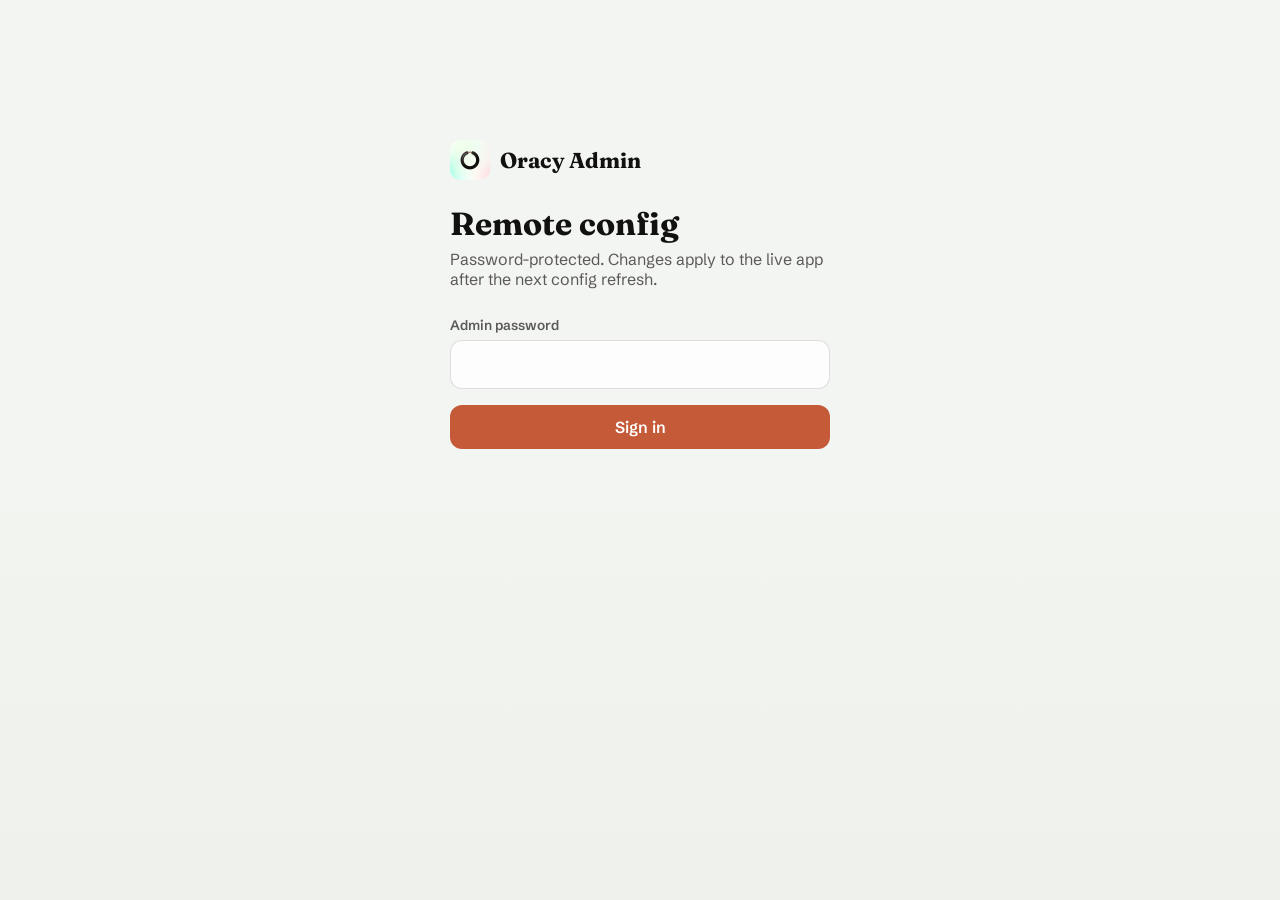
<file: admin/index.html>
<!DOCTYPE html>
<html lang="en">
<head>
  <meta charset="utf-8" />
  <meta name="viewport" content="width=device-width, initial-scale=1" />
  <meta name="robots" content="noindex, nofollow" />
  <title>Oracy — Remote Config</title>
  <link rel="icon" href="/app-logo.jpg" type="image/jpeg" />
  <link rel="preconnect" href="https://fonts.googleapis.com" />
  <link rel="preconnect" href="https://fonts.gstatic.com" crossorigin />
  <link href="https://fonts.googleapis.com/css2?family=Fraunces:opsz,wght@9..144,600;9..144,700&family=Schibsted+Grotesk:wght@400;500;600&display=swap" rel="stylesheet" />
  <link rel="stylesheet" href="/styles.css" />
  <link rel="stylesheet" href="/admin/admin.css" />
</head>
<body>
  <div class="atmosphere" aria-hidden="true"></div>

  <main class="admin">
    <section id="loginView" class="login-box">
      <div class="brand-lock">
        <img src="/app-logo.jpg" alt="" width="40" height="40" />
        <strong style="font-family:Fraunces,Georgia,serif;font-size:1.35rem;">Oracy Admin</strong>
      </div>
      <h1>Remote config</h1>
      <p class="sub">Password-protected. Changes apply to the live app after the next config refresh.</p>
      <label class="field" for="password">Admin password</label>
      <input id="password" type="password" autocomplete="current-password" />
      <button class="primary" id="loginBtn" type="button" style="width:100%">Sign in</button>
      <p class="err hidden" id="loginErr"></p>
    </section>

    <section id="dashView" class="hidden">
      <nav class="admin-nav" aria-label="Admin">
        <a href="/admin" aria-current="page">Remote config</a>
        <a href="/admin/invites">Invites</a>
        <a href="/admin/services">Services</a>
      </nav>

      <div class="toolbar">
        <div>
          <h1>Remote config</h1>
          <p class="sub" style="margin:0">Supabase feature flags</p>
        </div>
        <div style="display:flex;gap:1rem;align-items:center;">
          <button class="ghost" id="refreshBtn" type="button">Refresh</button>
          <button class="ghost" id="logoutBtn" type="button">Log out</button>
        </div>
      </div>
      <p class="err hidden" id="dashErr"></p>
      <p class="ok hidden" id="dashOk"></p>
      <div id="list"></div>
    </section>
  </main>

  <script>
    const TOKEN_KEY = 'oracy.admin.token'
    const listEl = document.getElementById('list')
    const loginView = document.getElementById('loginView')
    const dashView = document.getElementById('dashView')
    const loginErr = document.getElementById('loginErr')
    const dashErr = document.getElementById('dashErr')
    const dashOk = document.getElementById('dashOk')

    function token() { return sessionStorage.getItem(TOKEN_KEY) || '' }
    function setToken(t) {
      if (t) sessionStorage.setItem(TOKEN_KEY, t)
      else sessionStorage.removeItem(TOKEN_KEY)
    }

    function showLogin() {
      loginView.classList.remove('hidden')
      dashView.classList.add('hidden')
    }
    function showDash() {
      loginView.classList.add('hidden')
      dashView.classList.remove('hidden')
    }

    async function api(action, { method = 'GET', body, auth = true } = {}) {
      const headers = { 'Content-Type': 'application/json' }
      if (auth) headers.Authorization = `Bearer ${token()}`
      const res = await fetch(`/api/remote-config?action=${encodeURIComponent(action)}`, {
        method,
        headers,
        body: body ? JSON.stringify(body) : undefined
      })
      const data = await res.json().catch(() => ({}))
      if (!res.ok) {
        const err = new Error(data.error || res.statusText)
        err.status = res.status
        throw err
      }
      return data
    }

    function formatTime(iso) {
      if (!iso) return ''
      try { return new Date(iso).toLocaleString() } catch { return iso }
    }

    function boolValue(v) {
      if (typeof v === 'boolean') return v
      if (v && typeof v === 'object' && 'value' in v) return Boolean(v.value)
      return Boolean(v)
    }

    function escapeHtml(s) {
      return String(s)
        .replaceAll('&', '&amp;')
        .replaceAll('<', '&lt;')
        .replaceAll('>', '&gt;')
        .replaceAll('"', '&quot;')
    }

    function renderRows(rows) {
      listEl.innerHTML = ''
      for (const row of rows) {
        const on = boolValue(row.value)
        const card = document.createElement('div')
        card.className = 'card'
        card.innerHTML = `
          <div class="row-top">
            <div>
              <div class="key">${escapeHtml(row.key)}</div>
              <p class="desc">${escapeHtml(row.description || '')}</p>
              <div class="meta">Updated ${escapeHtml(formatTime(row.updated_at))}</div>
            </div>
            <label class="switch" title="Toggle">
              <input type="checkbox" ${on ? 'checked' : ''} data-key="${escapeHtml(row.key)}" />
              <span class="slider"></span>
            </label>
          </div>`
        const input = card.querySelector('input')
        input.addEventListener('change', async () => {
          input.disabled = true
          dashErr.classList.add('hidden')
          dashOk.classList.add('hidden')
          try {
            const updated = await api('update', {
              method: 'PATCH',
              body: { key: row.key, value: input.checked }
            })
            row.value = updated.row.value
            row.updated_at = updated.row.updated_at
            card.querySelector('.meta').textContent = `Updated ${formatTime(row.updated_at)}`
            dashOk.textContent = `Saved ${row.key}`
            dashOk.classList.remove('hidden')
          } catch (e) {
            input.checked = !input.checked
            if (e.status === 401) {
              setToken('')
              showLogin()
            }
            dashErr.textContent = e.message || 'Save failed'
            dashErr.classList.remove('hidden')
          } finally {
            input.disabled = false
          }
        })
        listEl.appendChild(card)
      }
    }

    async function load() {
      dashErr.classList.add('hidden')
      const data = await api('list')
      renderRows(data.rows || [])
    }

    document.getElementById('loginBtn').addEventListener('click', async () => {
      loginErr.classList.add('hidden')
      const password = document.getElementById('password').value
      try {
        const data = await api('login', { method: 'POST', body: { password }, auth: false })
        setToken(data.token)
        showDash()
        await load()
      } catch (e) {
        loginErr.textContent = e.message || 'Login failed'
        loginErr.classList.remove('hidden')
      }
    })

    document.getElementById('password').addEventListener('keydown', (e) => {
      if (e.key === 'Enter') document.getElementById('loginBtn').click()
    })

    document.getElementById('logoutBtn').addEventListener('click', () => {
      setToken('')
      showLogin()
    })

    document.getElementById('refreshBtn').addEventListener('click', async () => {
      try { await load() } catch (e) {
        if (e.status === 401) { setToken(''); showLogin() }
        dashErr.textContent = e.message || 'Refresh failed'
        dashErr.classList.remove('hidden')
      }
    })

    ;(async () => {
      if (!token()) return showLogin()
      try {
        showDash()
        await load()
      } catch {
        setToken('')
        showLogin()
      }
    })()
  </script>
</body>
</html>
</file>
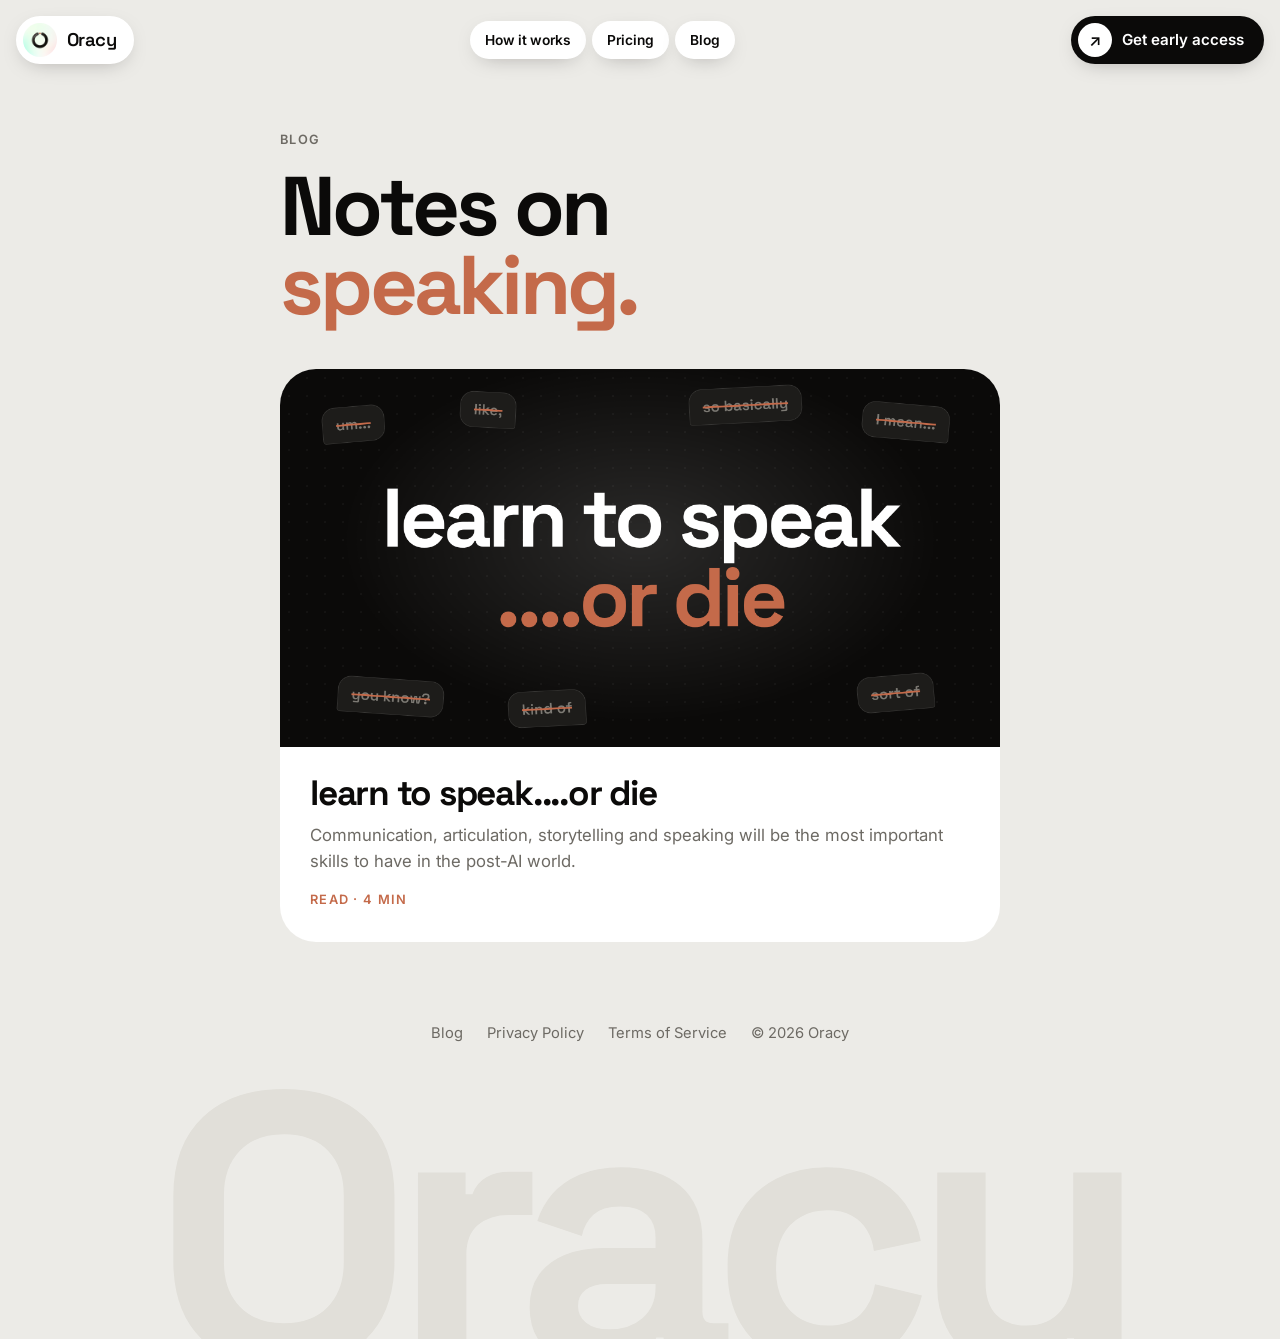
<file: blog/index.html>
<!DOCTYPE html>
<html lang="en">
<head>
  <meta charset="utf-8" />
  <meta name="viewport" content="width=device-width, initial-scale=1" />
  <title>Blog | Oracy</title>
  <meta name="description" content="Notes on speaking, communication and building Oracy." />
  <link rel="canonical" href="https://oracy.heyayush.in/blog" />
  <meta property="og:type" content="website" />
  <meta property="og:title" content="Blog | Oracy" />
  <meta property="og:description" content="Notes on speaking, communication and building Oracy." />
  <meta property="og:url" content="https://oracy.heyayush.in/blog" />
  <meta property="og:image" content="https://oracy.heyayush.in/blog/learn-to-speak-or-die/banner.png" />
  <meta property="og:image:width" content="2400" />
  <meta property="og:image:height" content="1260" />
  <meta name="twitter:card" content="summary_large_image" />
  <meta name="twitter:image" content="https://oracy.heyayush.in/blog/learn-to-speak-or-die/banner.png" />
  <link rel="preconnect" href="https://fonts.googleapis.com" />
  <link rel="preconnect" href="https://fonts.gstatic.com" crossorigin />
  <link href="https://fonts.googleapis.com/css2?family=Caveat:wght@700&family=Inter:wght@400;500;600&family=Space+Grotesk:wght@600;700&display=swap" rel="stylesheet" />
  <link rel="icon" href="/app-logo.jpg" type="image/jpeg" />
  <link rel="apple-touch-icon" href="/app-logo.jpg" />
  <link rel="stylesheet" href="/home.css" />
  <link rel="stylesheet" href="/blog/blog.css" />
</head>
<body>
  <header class="nav">
    <a class="pill nav-brand" href="/">
      <img src="/app-logo.jpg" width="34" height="34" alt="" />
      <span>Oracy</span>
    </a>
    <nav class="nav-links" aria-label="Site">
      <a class="pill" href="/#how">How it works</a>
      <a class="pill" href="/#pricing">Pricing</a>
      <a class="pill" href="/blog">Blog</a>
    </nav>
    <a class="pill nav-cta" href="/#rsvp">
      <span class="dot" aria-hidden="true">↗</span>
      <span>Get early access</span>
    </a>
  </header>

  <main class="post wrap">
    <p class="post-meta">Blog</p>
    <h1 class="post-title">Notes on<span>speaking.</span></h1>
    <a class="post-card" href="/blog/learn-to-speak-or-die">
      <img src="/blog/learn-to-speak-or-die/banner.png" width="2400" height="1260" alt="" />
      <div class="post-card-text">
        <h2>learn to speak....or die</h2>
        <p>Communication, articulation, storytelling and speaking will be the most important skills to have in the post-AI world.</p>
        <span class="post-card-more">Read · 4 min</span>
      </div>
    </a>
  </main>

  <footer class="footer">
    <div class="footer-row">
      <a href="/blog">Blog</a>
      <a href="/privacy">Privacy Policy</a>
      <a href="/terms">Terms of Service</a>
      <span>© <span id="y"></span> Oracy</span>
    </div>
    <div class="wordmark" aria-hidden="true">Oracy</div>
  </footer>
  <script>document.getElementById('y').textContent = new Date().getFullYear()</script>
</body>
</html>
</file>
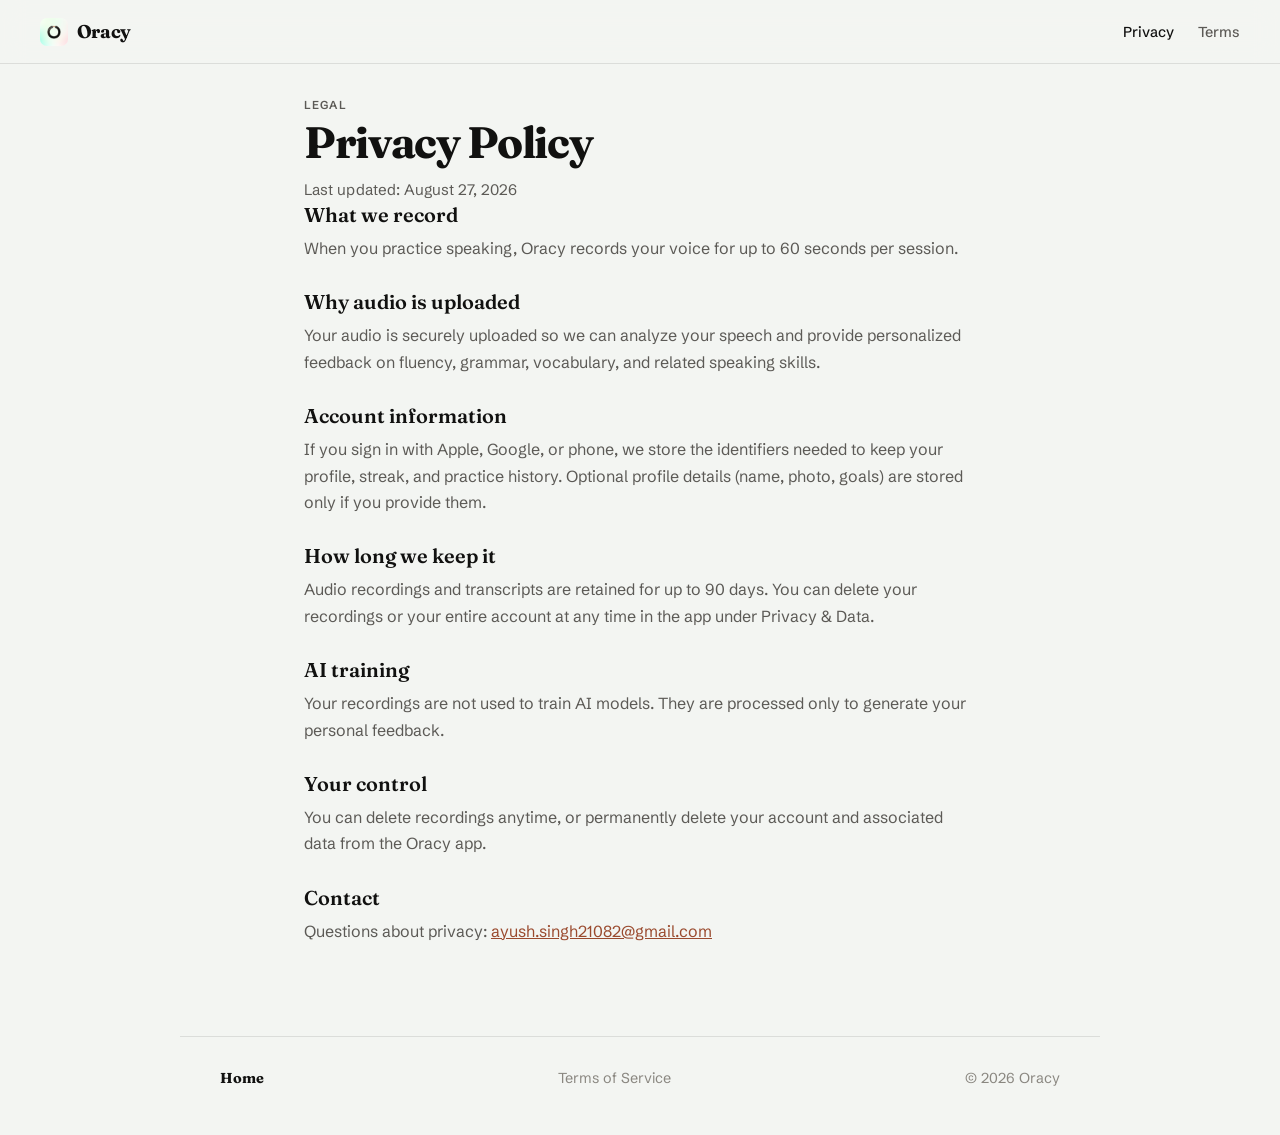
<file: privacy/index.html>
<!DOCTYPE html>
<html lang="en">
<head>
  <meta charset="utf-8" />
  <meta name="viewport" content="width=device-width, initial-scale=1" />
  <title>Privacy Policy — Oracy</title>
  <meta name="description" content="How Oracy collects, uses, and deletes your data." />
  <link rel="preconnect" href="https://fonts.googleapis.com" />
  <link rel="preconnect" href="https://fonts.gstatic.com" crossorigin />
  <link href="https://fonts.googleapis.com/css2?family=Fraunces:opsz,wght@9..144,600;9..144,700&family=Schibsted+Grotesk:wght@400;500;600&display=swap" rel="stylesheet" />
  <link rel="icon" href="/app-logo.jpg" type="image/jpeg" />
  <link rel="apple-touch-icon" href="/app-logo.jpg" />
  <link rel="stylesheet" href="/styles.css" />
</head>
<body>
  <div class="atmosphere" aria-hidden="true"></div>
  <header class="site-header">
    <a class="brand" href="/">
      <img class="brand-mark" src="/app-logo.jpg" width="36" height="36" alt="" />
      <span>Oracy</span>
    </a>
    <nav>
      <a href="/privacy" aria-current="page">Privacy</a>
      <a href="/terms">Terms</a>
    </nav>
  </header>

  <main class="doc">
    <p class="eyebrow">Legal</p>
    <h1>Privacy Policy</h1>
    <p class="meta">Last updated: August 27, 2026</p>

    <section>
      <h2>What we record</h2>
      <p>When you practice speaking, Oracy records your voice for up to 60 seconds per session.</p>
    </section>

    <section>
      <h2>Why audio is uploaded</h2>
      <p>Your audio is securely uploaded so we can analyze your speech and provide personalized feedback on fluency, grammar, vocabulary, and related speaking skills.</p>
    </section>

    <section>
      <h2>Account information</h2>
      <p>If you sign in with Apple, Google, or phone, we store the identifiers needed to keep your profile, streak, and practice history. Optional profile details (name, photo, goals) are stored only if you provide them.</p>
    </section>

    <section>
      <h2>How long we keep it</h2>
      <p>Audio recordings and transcripts are retained for up to 90 days. You can delete your recordings or your entire account at any time in the app under Privacy &amp; Data.</p>
    </section>

    <section>
      <h2>AI training</h2>
      <p>Your recordings are not used to train AI models. They are processed only to generate your personal feedback.</p>
    </section>

    <section>
      <h2>Your control</h2>
      <p>You can delete recordings anytime, or permanently delete your account and associated data from the Oracy app.</p>
    </section>

    <section>
      <h2>Contact</h2>
      <p>Questions about privacy: <a href="mailto:ayush.singh21082@gmail.com">ayush.singh21082@gmail.com</a></p>
    </section>
  </main>

  <footer class="site-footer">
    <a href="/">Home</a>
    <a href="/terms">Terms of Service</a>
    <span>© <span id="y"></span> Oracy</span>
  </footer>
  <script>document.getElementById('y').textContent = new Date().getFullYear()</script>
</body>
</html>
</file>
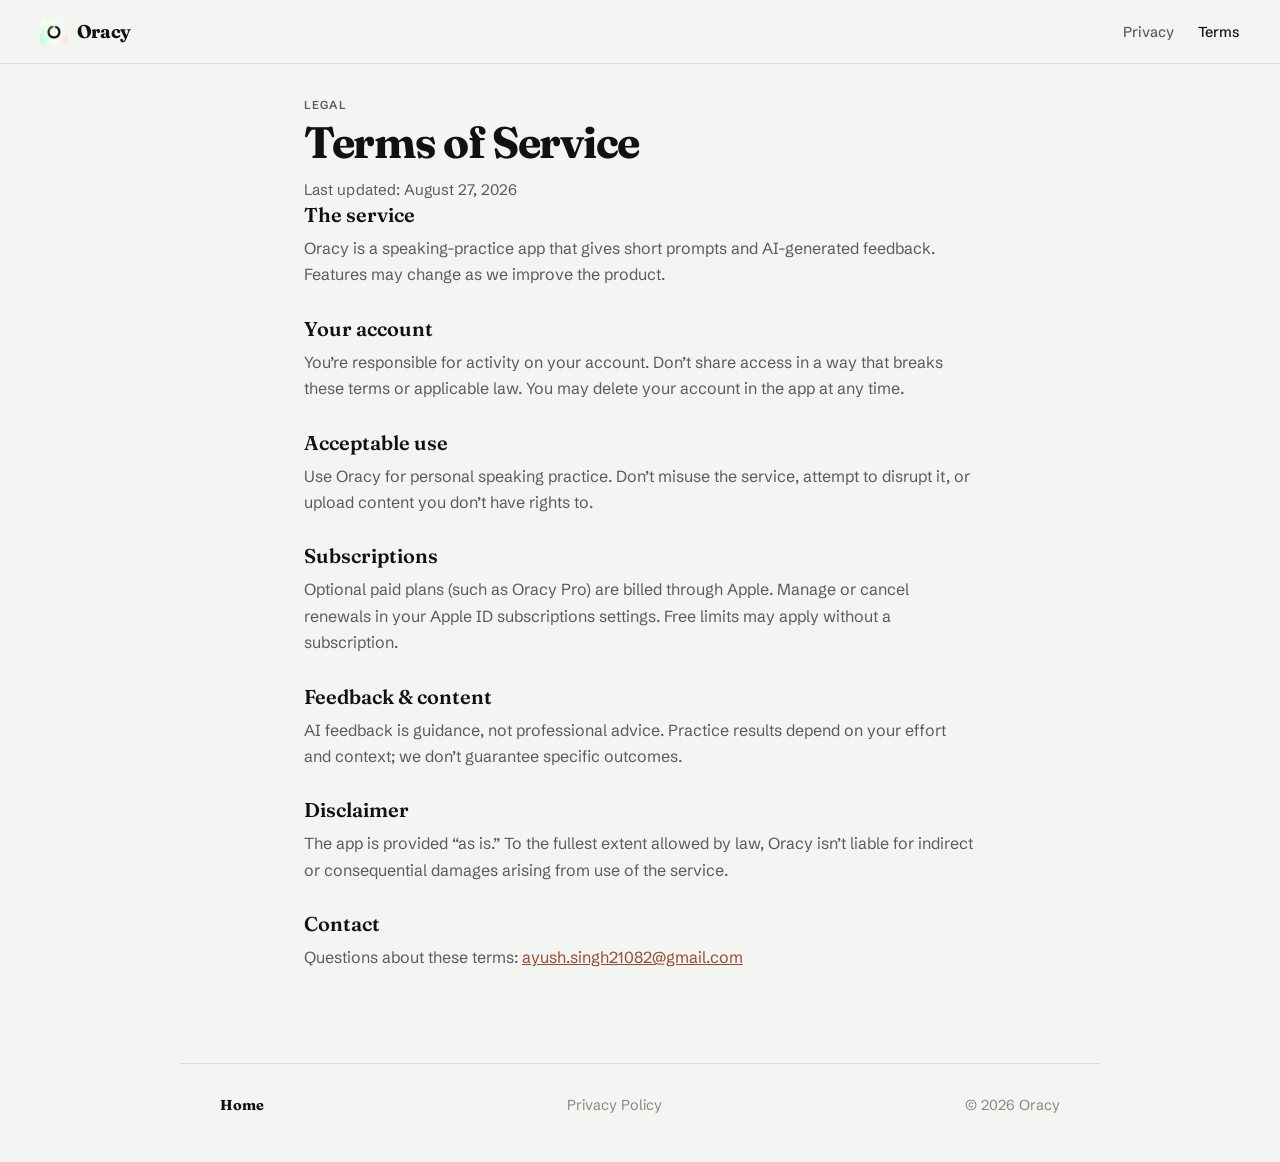
<file: terms/index.html>
<!DOCTYPE html>
<html lang="en">
<head>
  <meta charset="utf-8" />
  <meta name="viewport" content="width=device-width, initial-scale=1" />
  <title>Terms of Service — Oracy</title>
  <meta name="description" content="Terms for using the Oracy speaking practice app." />
  <link rel="preconnect" href="https://fonts.googleapis.com" />
  <link rel="preconnect" href="https://fonts.gstatic.com" crossorigin />
  <link href="https://fonts.googleapis.com/css2?family=Fraunces:opsz,wght@9..144,600;9..144,700&family=Schibsted+Grotesk:wght@400;500;600&display=swap" rel="stylesheet" />
  <link rel="icon" href="/app-logo.jpg" type="image/jpeg" />
  <link rel="apple-touch-icon" href="/app-logo.jpg" />
  <link rel="stylesheet" href="/styles.css" />
</head>
<body>
  <div class="atmosphere" aria-hidden="true"></div>
  <header class="site-header">
    <a class="brand" href="/">
      <img class="brand-mark" src="/app-logo.jpg" width="36" height="36" alt="" />
      <span>Oracy</span>
    </a>
    <nav>
      <a href="/privacy">Privacy</a>
      <a href="/terms" aria-current="page">Terms</a>
    </nav>
  </header>

  <main class="doc">
    <p class="eyebrow">Legal</p>
    <h1>Terms of Service</h1>
    <p class="meta">Last updated: August 27, 2026</p>

    <section>
      <h2>The service</h2>
      <p>Oracy is a speaking-practice app that gives short prompts and AI-generated feedback. Features may change as we improve the product.</p>
    </section>

    <section>
      <h2>Your account</h2>
      <p>You’re responsible for activity on your account. Don’t share access in a way that breaks these terms or applicable law. You may delete your account in the app at any time.</p>
    </section>

    <section>
      <h2>Acceptable use</h2>
      <p>Use Oracy for personal speaking practice. Don’t misuse the service, attempt to disrupt it, or upload content you don’t have rights to.</p>
    </section>

    <section>
      <h2>Subscriptions</h2>
      <p>Optional paid plans (such as Oracy Pro) are billed through Apple. Manage or cancel renewals in your Apple ID subscriptions settings. Free limits may apply without a subscription.</p>
    </section>

    <section>
      <h2>Feedback &amp; content</h2>
      <p>AI feedback is guidance, not professional advice. Practice results depend on your effort and context; we don’t guarantee specific outcomes.</p>
    </section>

    <section>
      <h2>Disclaimer</h2>
      <p>The app is provided “as is.” To the fullest extent allowed by law, Oracy isn’t liable for indirect or consequential damages arising from use of the service.</p>
    </section>

    <section>
      <h2>Contact</h2>
      <p>Questions about these terms: <a href="mailto:ayush.singh21082@gmail.com">ayush.singh21082@gmail.com</a></p>
    </section>
  </main>

  <footer class="site-footer">
    <a href="/">Home</a>
    <a href="/privacy">Privacy Policy</a>
    <span>© <span id="y"></span> Oracy</span>
  </footer>
  <script>document.getElementById('y').textContent = new Date().getFullYear()</script>
</body>
</html>
</file>
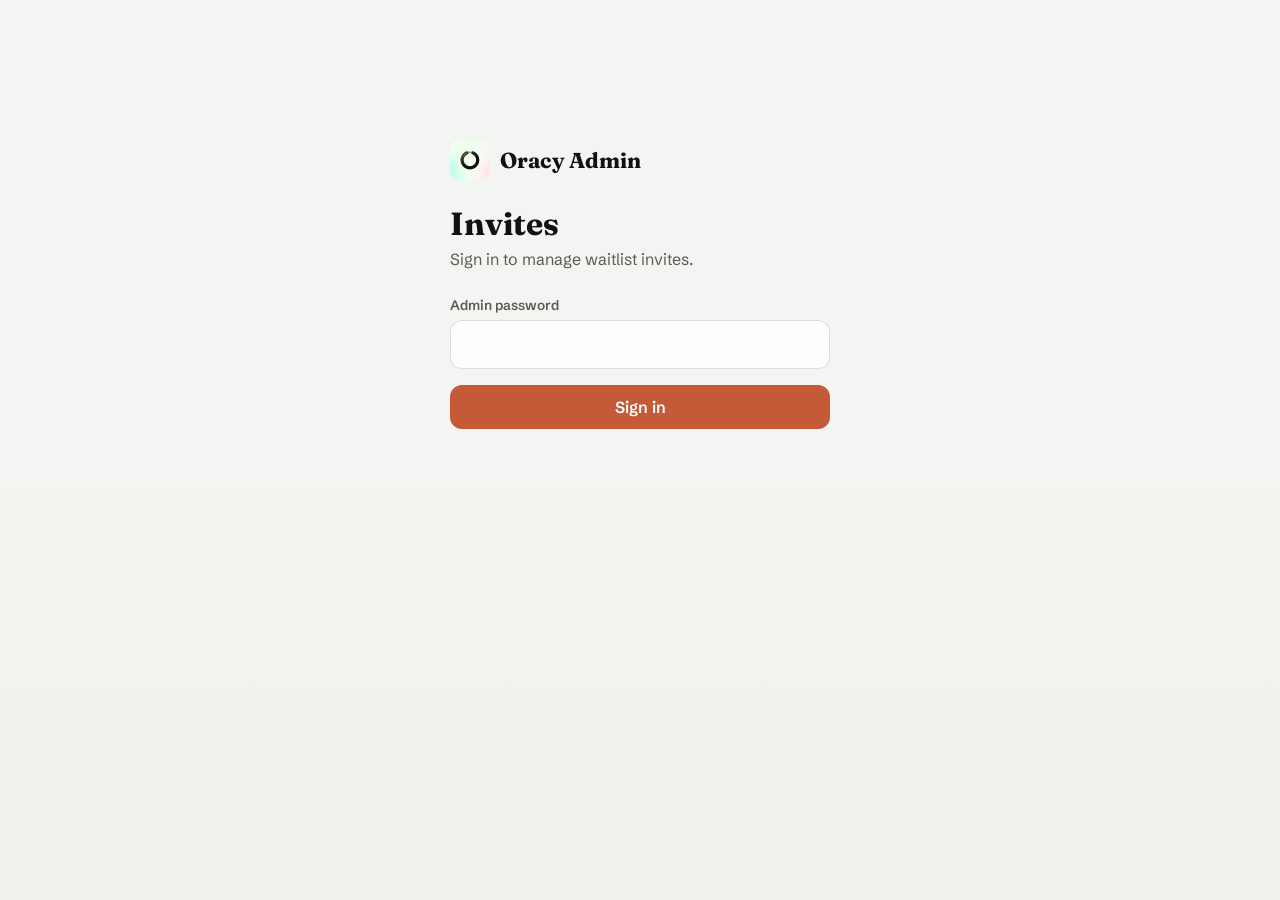
<file: admin/invites/index.html>
<!DOCTYPE html>
<html lang="en">
<head>
  <meta charset="utf-8" />
  <meta name="viewport" content="width=device-width, initial-scale=1" />
  <meta name="robots" content="noindex, nofollow" />
  <title>Oracy — Invites</title>
  <link rel="icon" href="/app-logo.jpg" type="image/jpeg" />
  <link rel="preconnect" href="https://fonts.googleapis.com" />
  <link rel="preconnect" href="https://fonts.gstatic.com" crossorigin />
  <link href="https://fonts.googleapis.com/css2?family=Fraunces:opsz,wght@9..144,600;9..144,700&family=Schibsted+Grotesk:wght@400;500;600&display=swap" rel="stylesheet" />
  <link rel="stylesheet" href="/styles.css" />
  <link rel="stylesheet" href="/admin/admin.css" />
</head>
<body>
  <div class="atmosphere" aria-hidden="true"></div>

  <main class="admin wide">
    <section id="loginView" class="login-box">
      <div class="brand-lock">
        <img src="/app-logo.jpg" alt="" width="40" height="40" />
        <strong style="font-family:Fraunces,Georgia,serif;font-size:1.35rem;">Oracy Admin</strong>
      </div>
      <h1>Invites</h1>
      <p class="sub">Sign in to manage waitlist invites.</p>
      <label class="field" for="password">Admin password</label>
      <input id="password" type="password" autocomplete="current-password" />
      <button class="primary" id="loginBtn" type="button" style="width:100%">Sign in</button>
      <p class="err hidden" id="loginErr"></p>
    </section>

    <section id="dashView" class="hidden">
      <nav class="admin-nav" aria-label="Admin">
        <a href="/admin">Remote config</a>
        <a href="/admin/invites" aria-current="page">Invites</a>
        <a href="/admin/services">Services</a>
      </nav>

      <div class="toolbar">
        <div>
          <h1>Invites</h1>
          <p class="sub" style="margin:0">People who asked to try Oracy</p>
        </div>
        <div style="display:flex;gap:1rem;align-items:center;">
          <button class="ghost" id="refreshBtn" type="button">Refresh</button>
          <button class="ghost" id="logoutBtn" type="button">Log out</button>
        </div>
      </div>

      <div id="emailBanner" class="banner info hidden"></div>
      <p class="err hidden" id="dashErr"></p>
      <p class="ok hidden" id="dashOk"></p>

      <div class="invite-bar">
        <div class="left">
          <label>
            <select id="statusFilter" class="filter-select" aria-label="Filter by status">
              <option value="all">All</option>
              <option value="not_sent">Not sent</option>
              <option value="sent">Sent</option>
            </select>
          </label>
          <span class="muted" id="countLabel"></span>
        </div>
        <div class="right">
          <button class="primary" id="bulkSendBtn" type="button" disabled>Send Invite to Selected</button>
        </div>
      </div>

      <div class="table-wrap">
        <table class="invites">
          <thead>
            <tr>
              <th style="width:2.5rem">
                <input type="checkbox" id="selectAll" aria-label="Select all in list" />
              </th>
              <th>Email</th>
              <th>Joined</th>
              <th>Status</th>
              <th>Sent</th>
              <th></th>
            </tr>
          </thead>
          <tbody id="tbody"></tbody>
        </table>
        <div class="empty hidden" id="empty">No interested users yet.</div>
      </div>
    </section>
  </main>

  <div class="modal-backdrop hidden" id="modal" role="dialog" aria-modal="true" aria-labelledby="modalTitle">
    <div class="modal">
      <h2 id="modalTitle">Send invites</h2>
      <p class="sub" id="modalSub">Review the email, then confirm.</p>

      <label class="field" for="mailSubject">Subject</label>
      <input id="mailSubject" type="text" />

      <label class="field" for="mailBody">Email</label>
      <textarea id="mailBody"></textarea>

      <label style="display:flex;gap:0.55rem;align-items:center;margin:0 0 1rem;font-size:0.92rem;color:var(--muted);">
        <input type="checkbox" id="resendAlready" />
        Also send to people already marked Sent
      </label>

      <p class="err hidden" id="modalErr"></p>
      <div class="modal-actions">
        <button class="secondary" id="modalCancel" type="button">Cancel</button>
        <button class="primary" id="modalConfirm" type="button">Confirm &amp; send</button>
      </div>

      <div id="sendResult" class="hidden" style="margin-top:1rem;"></div>
    </div>
  </div>

  <script>
    const TOKEN_KEY = 'oracy.admin.token'
    let rows = []
    let template = { subject: '', body: '' }
    let emailMeta = { configured: false }
    let sendIds = []

    const loginView = document.getElementById('loginView')
    const dashView = document.getElementById('dashView')
    const tbody = document.getElementById('tbody')
    const empty = document.getElementById('empty')
    const selectAll = document.getElementById('selectAll')
    const bulkSendBtn = document.getElementById('bulkSendBtn')
    const statusFilter = document.getElementById('statusFilter')
    const countLabel = document.getElementById('countLabel')
    const emailBanner = document.getElementById('emailBanner')
    const dashErr = document.getElementById('dashErr')
    const dashOk = document.getElementById('dashOk')
    const modal = document.getElementById('modal')
    const modalSub = document.getElementById('modalSub')
    const mailSubject = document.getElementById('mailSubject')
    const mailBody = document.getElementById('mailBody')
    const resendAlready = document.getElementById('resendAlready')
    const modalErr = document.getElementById('modalErr')
    const sendResult = document.getElementById('sendResult')
    const modalConfirm = document.getElementById('modalConfirm')

    function token() { return sessionStorage.getItem(TOKEN_KEY) || '' }
    function setToken(t) {
      if (t) sessionStorage.setItem(TOKEN_KEY, t)
      else sessionStorage.removeItem(TOKEN_KEY)
    }

    function showLogin() {
      loginView.classList.remove('hidden')
      dashView.classList.add('hidden')
      modal.classList.add('hidden')
    }
    function showDash() {
      loginView.classList.add('hidden')
      dashView.classList.remove('hidden')
    }

    async function api(action, { method = 'GET', body, auth = true, query = '' } = {}) {
      const headers = { 'Content-Type': 'application/json' }
      if (auth) headers.Authorization = `Bearer ${token()}`
      const res = await fetch(`/api/invites?action=${encodeURIComponent(action)}${query}`, {
        method,
        headers,
        body: body ? JSON.stringify(body) : undefined
      })
      const data = await res.json().catch(() => ({}))
      if (!res.ok) {
        const err = new Error(data.error || res.statusText)
        err.status = res.status
        err.data = data
        throw err
      }
      return data
    }

    function formatDate(iso) {
      if (!iso) return '—'
      try {
        return new Date(iso).toLocaleString(undefined, {
          year: 'numeric', month: 'short', day: 'numeric'
        })
      } catch { return iso }
    }

    function escapeHtml(s) {
      return String(s)
        .replaceAll('&', '&amp;')
        .replaceAll('<', '&lt;')
        .replaceAll('>', '&gt;')
        .replaceAll('"', '&quot;')
    }

    function selectedIds() {
      return [...tbody.querySelectorAll('input.row-check:checked')].map((el) => el.value)
    }

    function updateBulkButton() {
      const n = selectedIds().length
      const canSend = Boolean(emailMeta.configured)
      bulkSendBtn.disabled = n === 0 || !canSend
      bulkSendBtn.textContent =
        n === 0 ? 'Send Invite to Selected' : `Send Invite to ${n} ${n === 1 ? 'person' : 'people'}`
      const boxes = [...tbody.querySelectorAll('input.row-check')]
      selectAll.checked = boxes.length > 0 && boxes.every((b) => b.checked)
      selectAll.indeterminate = boxes.some((b) => b.checked) && !selectAll.checked
      tbody.querySelectorAll('button.row-send').forEach((btn) => {
        btn.disabled = !canSend
      })
    }

    function render() {
      tbody.innerHTML = ''
      empty.classList.toggle('hidden', rows.length > 0)
      countLabel.textContent = `${rows.length} ${rows.length === 1 ? 'person' : 'people'}`

      for (const row of rows) {
        const status = row.invite_status === 'sent' ? 'sent' : 'not_sent'
        const label = status === 'sent' ? 'Sent' : 'Not Sent'
        const tr = document.createElement('tr')
        tr.innerHTML = `
          <td><input class="row-check" type="checkbox" value="${escapeHtml(row.id)}" aria-label="Select ${escapeHtml(row.email)}" /></td>
          <td class="email">${escapeHtml(row.email)}</td>
          <td class="muted">${escapeHtml(formatDate(row.created_at))}</td>
          <td><span class="badge ${status}">${label}</span></td>
          <td class="muted">${escapeHtml(formatDate(row.invite_sent_at))}</td>
          <td>
            <button class="secondary row-send" type="button" data-id="${escapeHtml(row.id)}">
              ${status === 'sent' ? 'Resend' : 'Send Invite'}
            </button>
          </td>`
        tbody.appendChild(tr)
      }

      tbody.querySelectorAll('input.row-check').forEach((el) => {
        el.addEventListener('change', updateBulkButton)
      })
      tbody.querySelectorAll('button.row-send').forEach((btn) => {
        btn.addEventListener('click', () => openModal([btn.dataset.id]))
      })
      updateBulkButton()
    }

    function updateEmailBanner() {
      if (emailMeta.configured) {
        emailBanner.className = 'banner info'
        emailBanner.textContent = `Email ready via ${emailMeta.provider} · from ${emailMeta.from || '—'}`
        emailBanner.classList.remove('hidden')
      } else {
        emailBanner.className = 'banner error'
        const missing = Array.isArray(emailMeta.missing) && emailMeta.missing.length
          ? ` Missing: ${emailMeta.missing.join(', ')}.`
          : ''
        emailBanner.textContent =
          'Email is not configured yet. Set EMAIL_PROVIDER=resend, RESEND_API_KEY, and EMAIL_FROM on Vercel. Invites will not be marked Sent until mail actually sends.' +
          missing
        emailBanner.classList.remove('hidden')
      }
    }

    async function load() {
      dashErr.classList.add('hidden')
      dashOk.classList.add('hidden')
      const status = statusFilter.value
      const query = status && status !== 'all' ? `&status=${encodeURIComponent(status)}` : ''
      const data = await api('list', { query })
      rows = data.rows || []
      template = data.template || template
      emailMeta = data.email || emailMeta
      updateEmailBanner()
      render()
    }

    function openModal(ids) {
      if (!emailMeta.configured) {
        dashErr.textContent =
          'Email is not configured yet. Set EMAIL_PROVIDER=resend, RESEND_API_KEY, and EMAIL_FROM on Vercel. Invites will not be marked Sent until mail actually sends.'
        dashErr.classList.remove('hidden')
        return
      }
      sendIds = ids
      sendResult.classList.add('hidden')
      sendResult.innerHTML = ''
      modalErr.classList.add('hidden')
      modalConfirm.disabled = false
      modalConfirm.textContent = 'Confirm & send'
      const n = ids.length
      modalSub.textContent =
        n === 1
          ? 'Sending to 1 person. Edit the email if you want, then confirm.'
          : `Sending to ${n} people. Edit the email if you want, then confirm.`
      mailSubject.value = template.subject || ''
      mailBody.value = template.body || ''
      resendAlready.checked = false
      // If any selected are already sent, hint
      const anySent = ids.some((id) => rows.find((r) => r.id === id)?.invite_status === 'sent')
      if (anySent && n === 1) resendAlready.checked = true
      modal.classList.remove('hidden')
    }

    function closeModal() {
      modal.classList.add('hidden')
    }

    document.getElementById('loginBtn').addEventListener('click', async () => {
      document.getElementById('loginErr').classList.add('hidden')
      try {
        const data = await api('login', {
          method: 'POST',
          body: { password: document.getElementById('password').value },
          auth: false
        })
        setToken(data.token)
        showDash()
        await load()
      } catch (e) {
        const el = document.getElementById('loginErr')
        el.textContent = e.message || 'Login failed'
        el.classList.remove('hidden')
      }
    })

    document.getElementById('password').addEventListener('keydown', (e) => {
      if (e.key === 'Enter') document.getElementById('loginBtn').click()
    })

    document.getElementById('logoutBtn').addEventListener('click', () => {
      setToken('')
      showLogin()
    })

    document.getElementById('refreshBtn').addEventListener('click', async () => {
      try { await load() } catch (e) {
        if (e.status === 401) { setToken(''); showLogin() }
        dashErr.textContent = e.message || 'Refresh failed'
        dashErr.classList.remove('hidden')
      }
    })

    statusFilter.addEventListener('change', () => load().catch(() => {}))

    selectAll.addEventListener('change', () => {
      tbody.querySelectorAll('input.row-check').forEach((el) => {
        el.checked = selectAll.checked
      })
      updateBulkButton()
    })

    bulkSendBtn.addEventListener('click', () => {
      const ids = selectedIds()
      if (ids.length) openModal(ids)
    })

    document.getElementById('modalCancel').addEventListener('click', closeModal)
    modal.addEventListener('click', (e) => {
      if (e.target === modal) closeModal()
    })

    modalConfirm.addEventListener('click', async () => {
      modalErr.classList.add('hidden')
      sendResult.classList.add('hidden')
      const subject = mailSubject.value.trim()
      const body = mailBody.value.trim()
      if (!subject || !body) {
        modalErr.textContent = 'Subject and body are required.'
        modalErr.classList.remove('hidden')
        return
      }

      modalConfirm.disabled = true
      modalConfirm.textContent = 'Sending…'

      try {
        const data = await api('send', {
          method: 'POST',
          body: {
            ids: sendIds,
            subject,
            body,
            resendAlreadySent: resendAlready.checked
          }
        })

        const { summary, results } = data
        let html = `<p class="ok">Sent ${summary.sent} · Skipped ${summary.skipped} · Failed ${summary.failed}</p>`
        if (results.failed?.length) {
          html += '<p class="err" style="margin-top:0.5rem">Failed:</p><ul class="fail-list">'
          for (const f of results.failed) {
            html += `<li>${escapeHtml(f.email || f.id)} — ${escapeHtml(f.error)}</li>`
          }
          html += '</ul>'
          // Keep failed selected for retry
          const failIds = new Set(results.failed.map((f) => f.id))
          sendIds = sendIds.filter((id) => failIds.has(id))
          modalConfirm.disabled = sendIds.length === 0
          modalConfirm.textContent = sendIds.length ? 'Retry failed' : 'Done'
        } else {
          modalConfirm.textContent = 'Done'
          setTimeout(closeModal, 900)
        }
        sendResult.innerHTML = html
        sendResult.classList.remove('hidden')
        await load()
      } catch (e) {
        modalConfirm.disabled = false
        modalConfirm.textContent = 'Confirm & send'
        if (e.status === 401) { setToken(''); showLogin(); return }
        modalErr.textContent = e.message || 'Send failed'
        modalErr.classList.remove('hidden')
        if (e.data?.code === 'EMAIL_NOT_CONFIGURED') {
          emailMeta = e.data.email || emailMeta
          updateEmailBanner()
        }
      }
    })

    ;(async () => {
      if (!token()) return showLogin()
      try {
        showDash()
        await load()
      } catch {
        setToken('')
        showLogin()
      }
    })()
  </script>
</body>
</html>
</file>
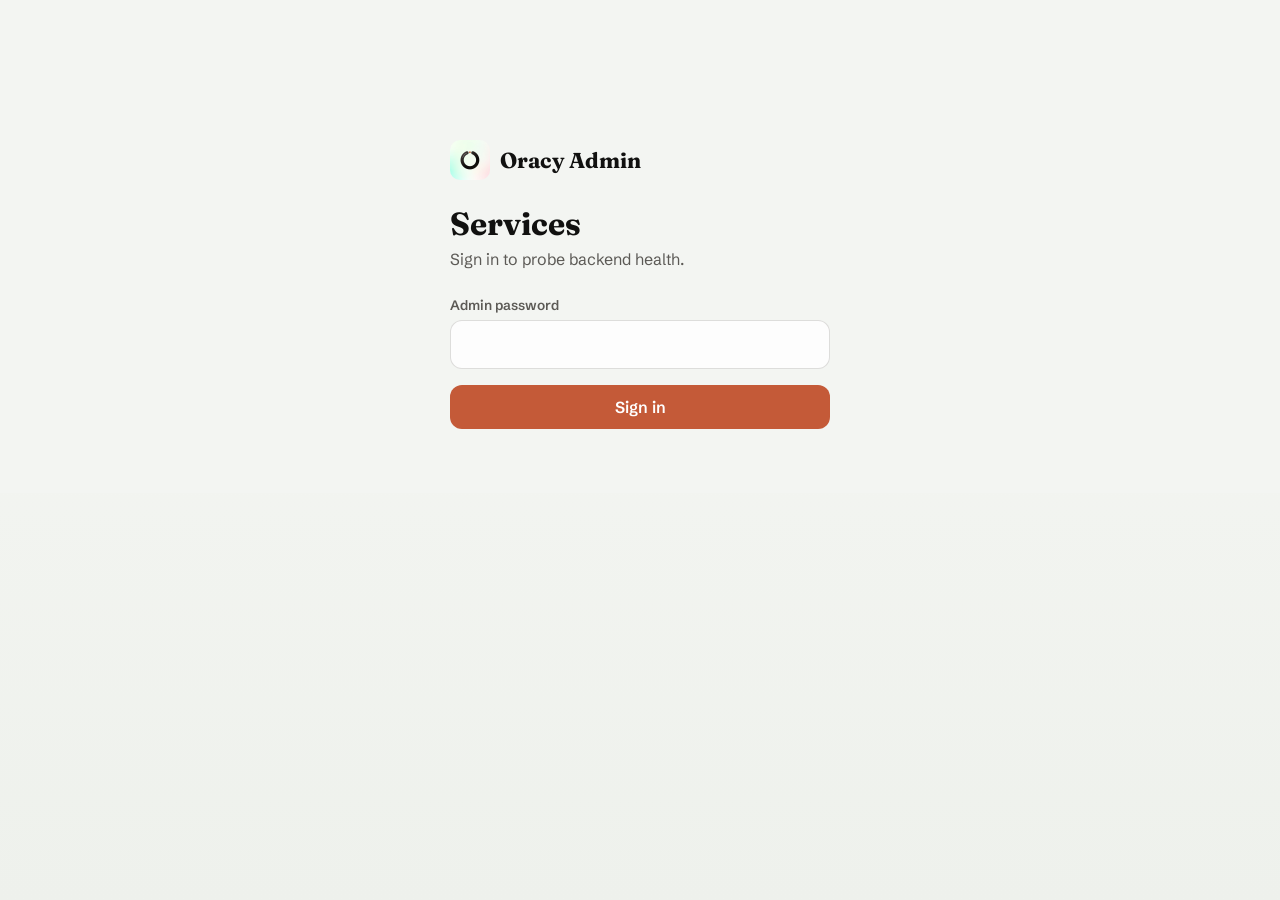
<file: admin/services/index.html>
<!DOCTYPE html>
<html lang="en">
<head>
  <meta charset="utf-8" />
  <meta name="viewport" content="width=device-width, initial-scale=1" />
  <meta name="robots" content="noindex, nofollow" />
  <title>Oracy — Services</title>
  <link rel="icon" href="/app-logo.jpg" type="image/jpeg" />
  <link rel="preconnect" href="https://fonts.googleapis.com" />
  <link rel="preconnect" href="https://fonts.gstatic.com" crossorigin />
  <link href="https://fonts.googleapis.com/css2?family=Fraunces:opsz,wght@9..144,600;9..144,700&family=Schibsted+Grotesk:wght@400;500;600&display=swap" rel="stylesheet" />
  <link rel="stylesheet" href="/styles.css" />
  <link rel="stylesheet" href="/admin/admin.css" />
</head>
<body>
  <div class="atmosphere" aria-hidden="true"></div>

  <main class="admin wide">
    <section id="loginView" class="login-box">
      <div class="brand-lock">
        <img src="/app-logo.jpg" alt="" width="40" height="40" />
        <strong style="font-family:Fraunces,Georgia,serif;font-size:1.35rem;">Oracy Admin</strong>
      </div>
      <h1>Services</h1>
      <p class="sub">Sign in to probe backend health.</p>
      <label class="field" for="password">Admin password</label>
      <input id="password" type="password" autocomplete="current-password" />
      <button class="primary" id="loginBtn" type="button" style="width:100%">Sign in</button>
      <p class="err hidden" id="loginErr"></p>
    </section>

    <section id="dashView" class="hidden">
      <nav class="admin-nav" aria-label="Admin">
        <a href="/admin">Remote config</a>
        <a href="/admin/invites">Invites</a>
        <a href="/admin/services" aria-current="page">Services</a>
      </nav>

      <div class="toolbar">
        <div>
          <h1>Services</h1>
          <p class="sub" style="margin:0">Live checks for backends the app depends on</p>
        </div>
        <div style="display:flex;gap:1rem;align-items:center;">
          <button class="primary" id="runBtn" type="button">Run checks</button>
          <button class="ghost" id="logoutBtn" type="button">Log out</button>
        </div>
      </div>

      <p class="err hidden" id="dashErr"></p>

      <div class="status-summary card" id="summary">
        <div class="status-summary-title" id="summaryTitle">Not run yet</div>
        <p class="sub" id="summarySub" style="margin-bottom:0.85rem">Probes Supabase, OpenAI tokens, Firebase, edge functions, and email.</p>
        <div class="status-pills">
          <div class="status-pill"><strong id="okCount">—</strong><span>OK</span></div>
          <div class="status-pill fail"><strong id="failCount">—</strong><span>Fail</span></div>
          <div class="status-pill skip"><strong id="skipCount">—</strong><span>Skip</span></div>
        </div>
        <p class="muted" id="costLine" style="margin:0.75rem 0 0;font-size:0.85rem;"></p>
      </div>

      <div id="groups"></div>
    </section>
  </main>

  <script>
    const TOKEN_KEY = 'oracy.admin.token'
    const CATEGORY_ORDER = ['Supabase', 'Database', 'Storage', 'Edge', 'OpenAI', 'Firebase', 'Email']

    const loginView = document.getElementById('loginView')
    const dashView = document.getElementById('dashView')
    const dashErr = document.getElementById('dashErr')
    const groupsEl = document.getElementById('groups')
    const runBtn = document.getElementById('runBtn')

    function token() { return sessionStorage.getItem(TOKEN_KEY) || '' }
    function setToken(t) {
      if (t) sessionStorage.setItem(TOKEN_KEY, t)
      else sessionStorage.removeItem(TOKEN_KEY)
    }

    function showLogin() {
      loginView.classList.remove('hidden')
      dashView.classList.add('hidden')
    }
    function showDash() {
      loginView.classList.add('hidden')
      dashView.classList.remove('hidden')
    }

    async function api(action, { method = 'GET', body, auth = true } = {}) {
      const headers = { 'Content-Type': 'application/json' }
      if (auth) headers.Authorization = `Bearer ${token()}`
      const res = await fetch(`/api/services?action=${encodeURIComponent(action)}`, {
        method,
        headers,
        body: body ? JSON.stringify(body) : undefined
      })
      const data = await res.json().catch(() => ({}))
      if (!res.ok) {
        const err = new Error(data.error || res.statusText)
        err.status = res.status
        throw err
      }
      return data
    }

    function escapeHtml(s) {
      return String(s)
        .replaceAll('&', '&amp;')
        .replaceAll('<', '&lt;')
        .replaceAll('>', '&gt;')
        .replaceAll('"', '&quot;')
    }

    function mark(status) {
      if (status === 'ok') return '<span class="tick" title="OK" aria-label="OK">✓</span>'
      if (status === 'fail') return '<span class="cross" title="Fail" aria-label="Fail">✗</span>'
      if (status === 'skip') return '<span class="dash" title="Skip" aria-label="Skip">–</span>'
      return '<span class="dash">…</span>'
    }

    function render(report) {
      const summary = report.summary || { ok: 0, fail: 0, skip: 0 }
      document.getElementById('okCount').textContent = summary.ok
      document.getElementById('failCount').textContent = summary.fail
      document.getElementById('skipCount').textContent = summary.skip

      const title = document.getElementById('summaryTitle')
      if (summary.fail === 0) {
        title.textContent = 'All clear'
        title.style.color = '#2f6b45'
      } else {
        title.textContent = 'Needs attention'
        title.style.color = '#a33'
      }

      const when = report.checkedAt
        ? new Date(report.checkedAt).toLocaleString()
        : ''
      document.getElementById('summarySub').textContent = when
        ? `Last run ${when}`
        : 'Backend probes complete.'

      const cost = Number(report.estimatedCostUsd || 0)
      document.getElementById('costLine').textContent = cost > 0
        ? `Probe cost ≈ $${cost.toFixed(5)} (tiny OpenAI completion)`
        : 'Probe cost ≈ $0 (models list is free; token probe skipped or free)'

      const byCat = {}
      for (const c of report.checks || []) {
        ;(byCat[c.category] ||= []).push(c)
      }

      groupsEl.innerHTML = ''
      const order = [
        ...CATEGORY_ORDER.filter((k) => byCat[k]),
        ...Object.keys(byCat).filter((k) => !CATEGORY_ORDER.includes(k))
      ]

      for (const cat of order) {
        const items = byCat[cat] || []
        const section = document.createElement('section')
        section.className = 'status-group'
        section.innerHTML = `<h2>${escapeHtml(cat)}</h2>`
        const list = document.createElement('div')
        list.className = 'status-list'
        for (const item of items) {
          const row = document.createElement('div')
          row.className = `status-row ${item.status}`
          const costBit =
            typeof item.costUsd === 'number' && item.costUsd > 0
              ? `<span class="cost">~$${item.costUsd.toFixed(5)}</span>`
              : ''
          row.innerHTML = `
            <div class="mark">${mark(item.status)}</div>
            <div class="body">
              <div class="name">${escapeHtml(item.name)}</div>
              <div class="detail">${escapeHtml(item.detail || '')}${costBit}</div>
            </div>`
          list.appendChild(row)
        }
        section.appendChild(list)
        groupsEl.appendChild(section)
      }
    }

    async function runChecks() {
      dashErr.classList.add('hidden')
      runBtn.disabled = true
      runBtn.textContent = 'Checking…'
      document.getElementById('summaryTitle').textContent = 'Checking…'
      document.getElementById('summaryTitle').style.color = ''
      try {
        const report = await api('run', { method: 'POST' })
        render(report)
      } catch (e) {
        if (e.status === 401) {
          setToken('')
          showLogin()
          return
        }
        dashErr.textContent = e.message || 'Checks failed'
        dashErr.classList.remove('hidden')
      } finally {
        runBtn.disabled = false
        runBtn.textContent = 'Run checks'
      }
    }

    document.getElementById('loginBtn').addEventListener('click', async () => {
      document.getElementById('loginErr').classList.add('hidden')
      try {
        const data = await api('login', {
          method: 'POST',
          body: { password: document.getElementById('password').value },
          auth: false
        })
        setToken(data.token)
        showDash()
        await runChecks()
      } catch (e) {
        const el = document.getElementById('loginErr')
        el.textContent = e.message || 'Login failed'
        el.classList.remove('hidden')
      }
    })

    document.getElementById('password').addEventListener('keydown', (e) => {
      if (e.key === 'Enter') document.getElementById('loginBtn').click()
    })

    document.getElementById('logoutBtn').addEventListener('click', () => {
      setToken('')
      showLogin()
    })

    runBtn.addEventListener('click', () => runChecks())

    ;(async () => {
      if (!token()) return showLogin()
      try {
        showDash()
        await runChecks()
      } catch {
        setToken('')
        showLogin()
      }
    })()
  </script>
</body>
</html>
</file>
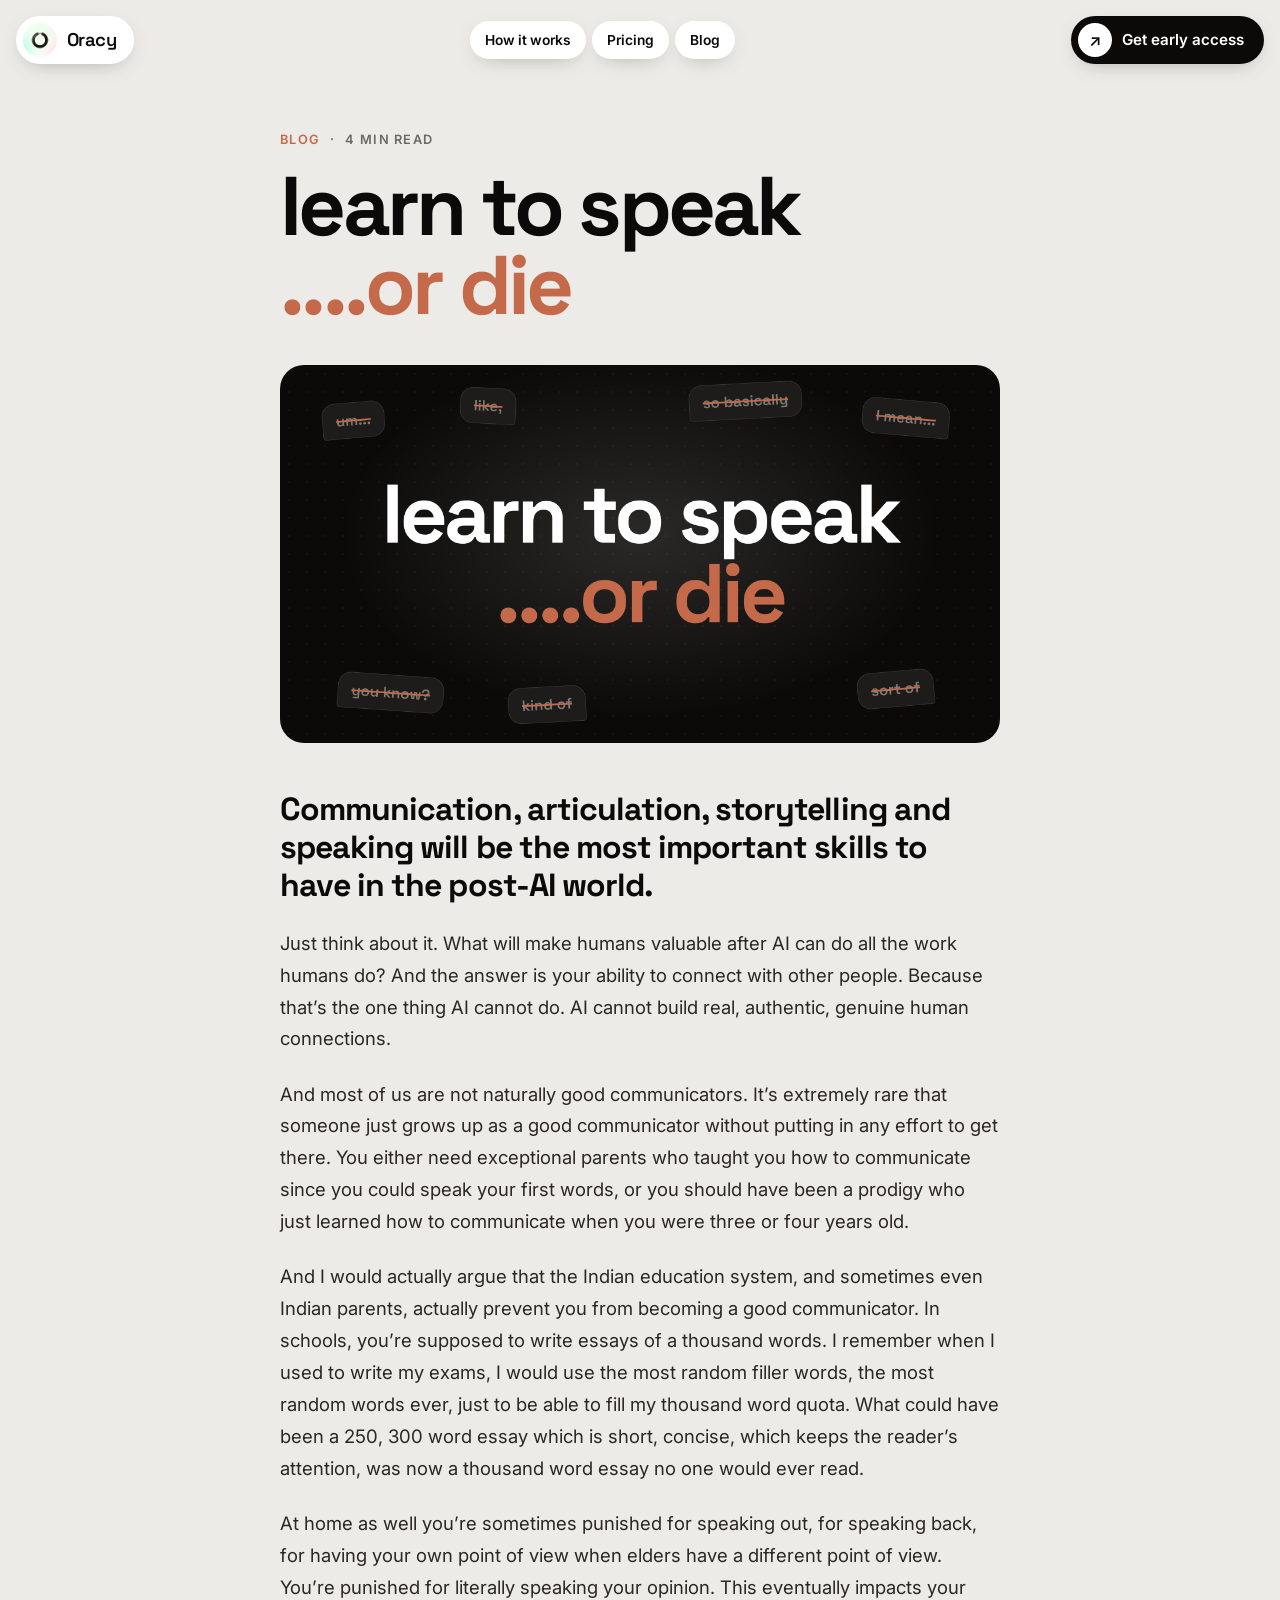
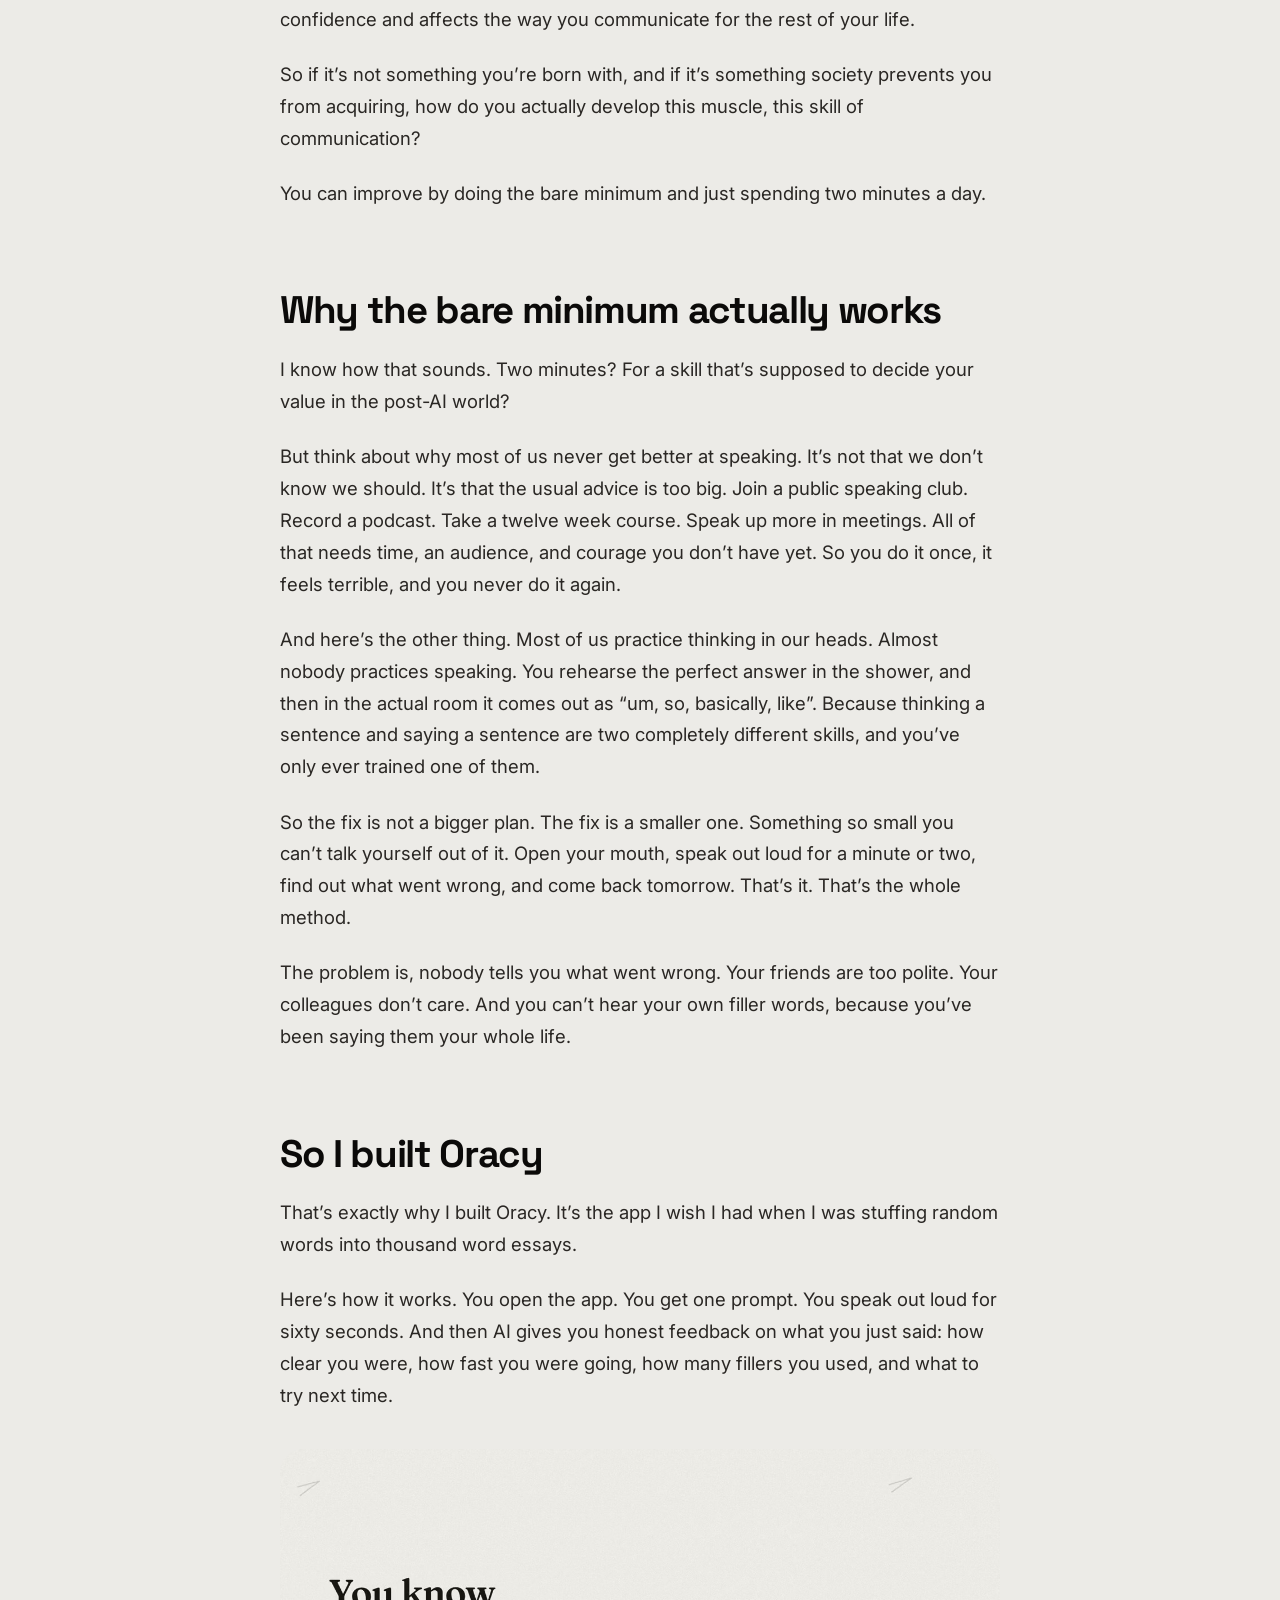
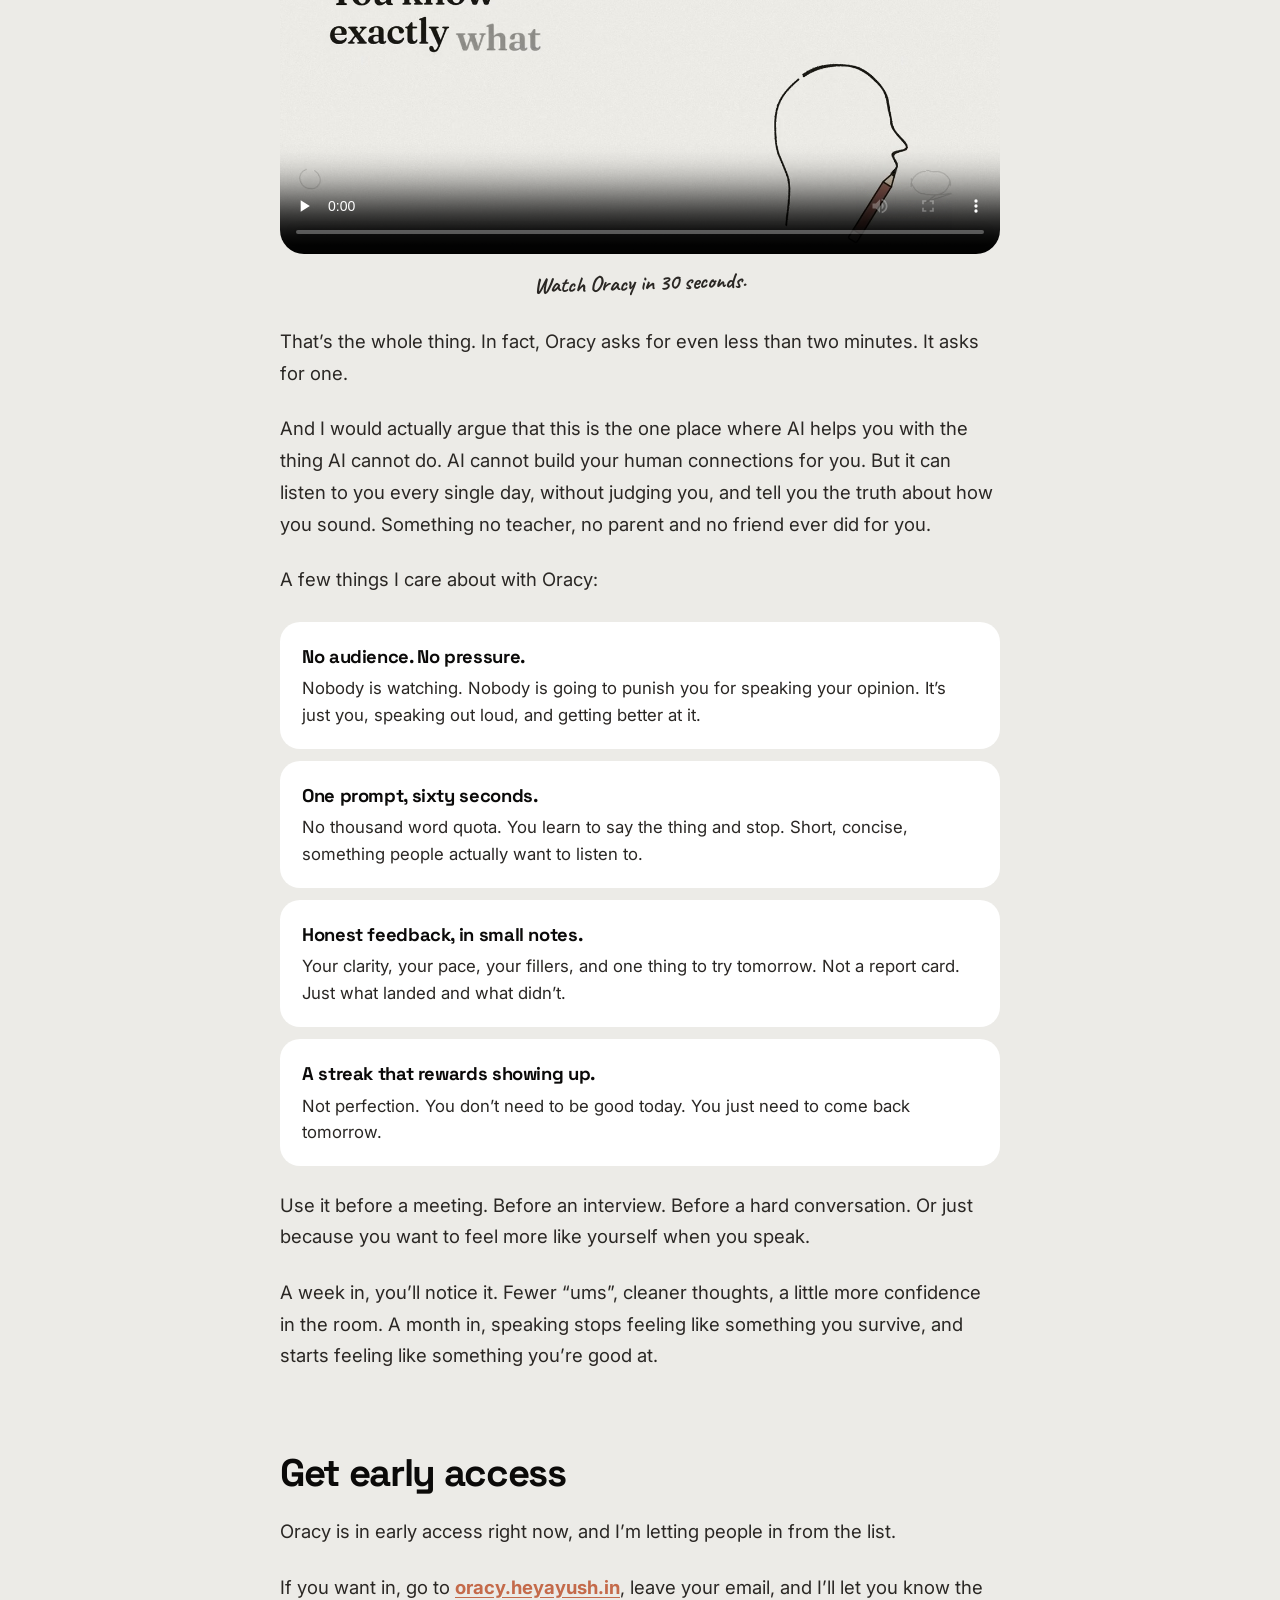
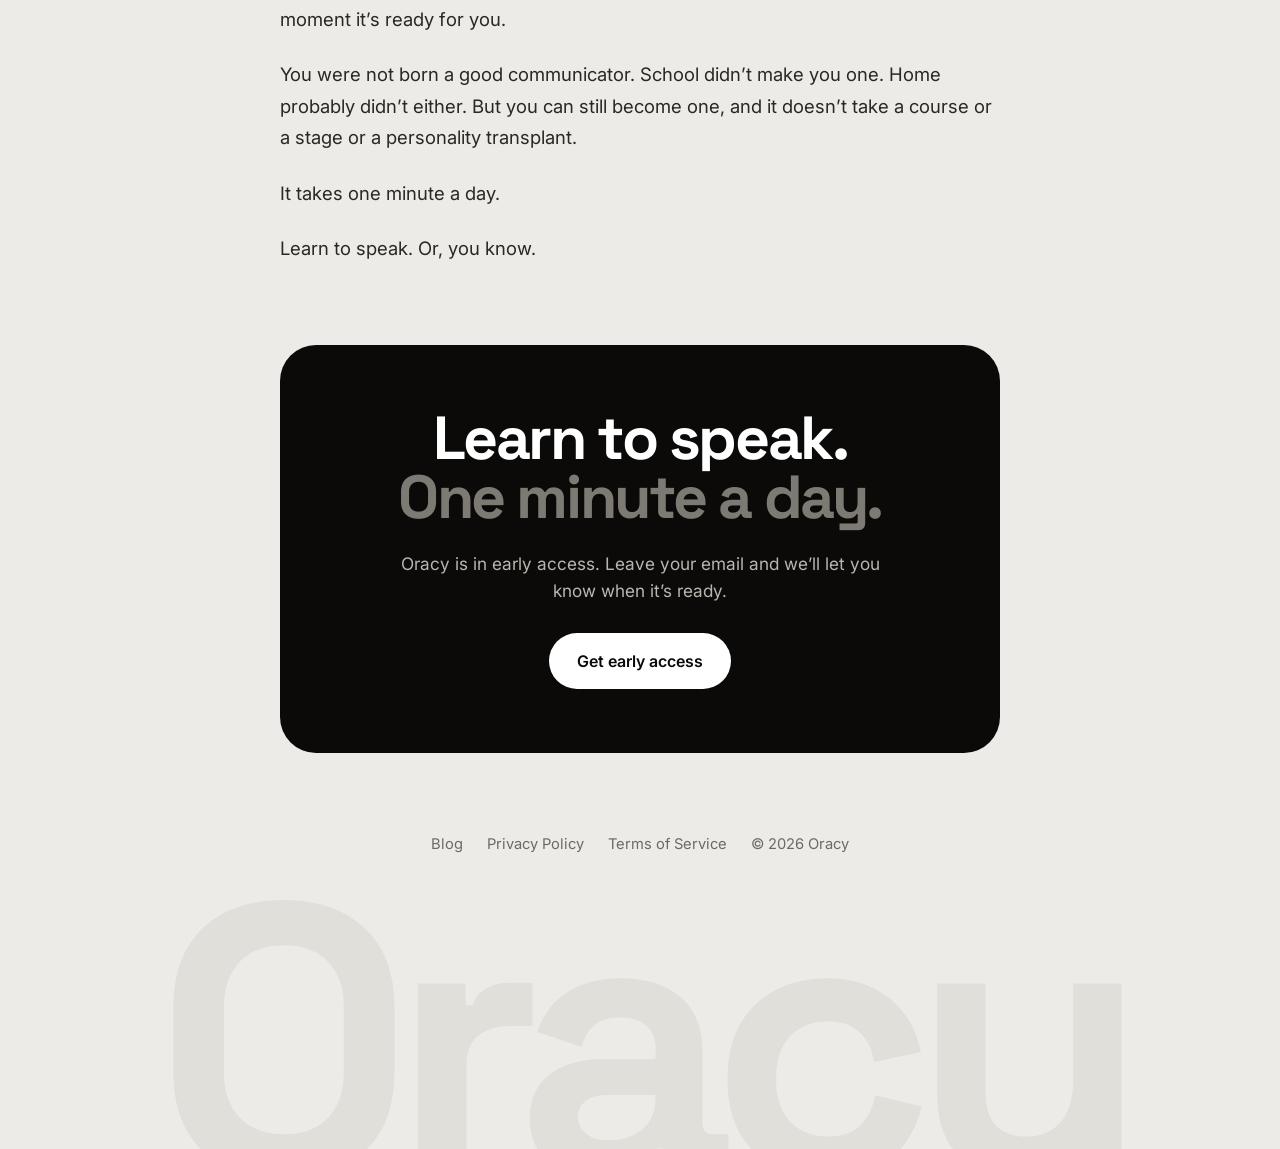
<file: blog/learn-to-speak-or-die/index.html>
<!DOCTYPE html>
<html lang="en">
<head>
  <meta charset="utf-8" />
  <meta name="viewport" content="width=device-width, initial-scale=1" />
  <title>learn to speak....or die | Oracy</title>
  <meta name="description" content="Communication, articulation, storytelling and speaking will be the most important skills to have in the post-AI world." />
  <link rel="canonical" href="https://oracy.heyayush.in/blog/learn-to-speak-or-die" />
  <meta property="og:type" content="article" />
  <meta property="og:title" content="learn to speak....or die | Oracy" />
  <meta property="og:description" content="Communication, articulation, storytelling and speaking will be the most important skills to have in the post-AI world." />
  <meta property="og:url" content="https://oracy.heyayush.in/blog/learn-to-speak-or-die" />
  <meta property="og:image" content="https://oracy.heyayush.in/blog/learn-to-speak-or-die/banner.png" />
  <meta property="og:image:width" content="2400" />
  <meta property="og:image:height" content="1260" />
  <meta name="twitter:card" content="summary_large_image" />
  <meta name="twitter:image" content="https://oracy.heyayush.in/blog/learn-to-speak-or-die/banner.png" />
  <link rel="preconnect" href="https://fonts.googleapis.com" />
  <link rel="preconnect" href="https://fonts.gstatic.com" crossorigin />
  <link href="https://fonts.googleapis.com/css2?family=Caveat:wght@700&family=Inter:wght@400;500;600&family=Space+Grotesk:wght@600;700&display=swap" rel="stylesheet" />
  <link rel="icon" href="/app-logo.jpg" type="image/jpeg" />
  <link rel="apple-touch-icon" href="/app-logo.jpg" />
  <link rel="stylesheet" href="/home.css" />
  <link rel="stylesheet" href="/blog/blog.css" />
</head>
<body>
  <header class="nav">
    <a class="pill nav-brand" href="/">
      <img src="/app-logo.jpg" width="34" height="34" alt="" />
      <span>Oracy</span>
    </a>
    <nav class="nav-links" aria-label="Site">
      <a class="pill" href="/#how">How it works</a>
      <a class="pill" href="/#pricing">Pricing</a>
      <a class="pill" href="/blog">Blog</a>
    </nav>
    <a class="pill nav-cta" href="/#rsvp">
      <span class="dot" aria-hidden="true">↗</span>
      <span>Get early access</span>
    </a>
  </header>

  <main class="post wrap">
    <article>
      <p class="post-meta"><a href="/blog">Blog</a><span>·</span>4 min read</p>
      <h1 class="post-title">learn to speak<span>....or die</span></h1>
      <img class="post-banner" src="/blog/learn-to-speak-or-die/banner.png" width="2400" height="1260" alt="learn to speak....or die" />
      <div class="post-body">
        <p class="lead">Communication, articulation, storytelling and speaking will be the most important skills to have in the post-AI world.</p>
        <p>Just think about it. What will make humans valuable after AI can do all the work humans do? And the answer is your ability to connect with other people. Because that’s the one thing AI cannot do. AI cannot build real, authentic, genuine human connections.</p>
        <p>And most of us are not naturally good communicators. It’s extremely rare that someone just grows up as a good communicator without putting in any effort to get there. You either need exceptional parents who taught you how to communicate since you could speak your first words, or you should have been a prodigy who just learned how to communicate when you were three or four years old.</p>
        <p>And I would actually argue that the Indian education system, and sometimes even Indian parents, actually prevent you from becoming a good communicator. In schools, you’re supposed to write essays of a thousand words. I remember when I used to write my exams, I would use the most random filler words, the most random words ever, just to be able to fill my thousand word quota. What could have been a 250, 300 word essay which is short, concise, which keeps the reader’s attention, was now a thousand word essay no one would ever read.</p>
        <p>At home as well you’re sometimes punished for speaking out, for speaking back, for having your own point of view when elders have a different point of view. You’re punished for literally speaking your opinion. This eventually impacts your confidence and affects the way you communicate for the rest of your life.</p>
        <p>So if it’s not something you’re born with, and if it’s something society prevents you from acquiring, how do you actually develop this muscle, this skill of communication?</p>
        <p>You can improve by doing the bare minimum and just spending two minutes a day.</p>
        <h2>Why the bare minimum actually works</h2>
        <p>I know how that sounds. Two minutes? For a skill that’s supposed to decide your value in the post-AI world?</p>
        <p>But think about why most of us never get better at speaking. It’s not that we don’t know we should. It’s that the usual advice is too big. Join a public speaking club. Record a podcast. Take a twelve week course. Speak up more in meetings. All of that needs time, an audience, and courage you don’t have yet. So you do it once, it feels terrible, and you never do it again.</p>
        <p>And here’s the other thing. Most of us practice thinking in our heads. Almost nobody practices speaking. You rehearse the perfect answer in the shower, and then in the actual room it comes out as “um, so, basically, like”. Because thinking a sentence and saying a sentence are two completely different skills, and you’ve only ever trained one of them.</p>
        <p>So the fix is not a bigger plan. The fix is a smaller one. Something so small you can’t talk yourself out of it. Open your mouth, speak out loud for a minute or two, find out what went wrong, and come back tomorrow. That’s it. That’s the whole method.</p>
        <p>The problem is, nobody tells you what went wrong. Your friends are too polite. Your colleagues don’t care. And you can’t hear your own filler words, because you’ve been saying them your whole life.</p>
        <h2>So I built Oracy</h2>
        <p>That’s exactly why I built Oracy. It’s the app I wish I had when I was stuffing random words into thousand word essays.</p>
        <p>Here’s how it works. You open the app. You get one prompt. You speak out loud for sixty seconds. And then AI gives you honest feedback on what you just said: how clear you were, how fast you were going, how many fillers you used, and what to try next time.</p>
        <figure class="post-film">
          <video controls playsinline preload="none" poster="/media/oracy-demo-poster.jpg" width="1280" height="720" aria-label="Oracy in 30 seconds">
            <source src="/media/oracy-demo.mp4" type="video/mp4" />
            <a href="/media/oracy-demo.mp4">Watch the Oracy video</a>
          </video>
          <figcaption>Watch Oracy in 30 seconds.</figcaption>
        </figure>
        <p>That’s the whole thing. In fact, Oracy asks for even less than two minutes. It asks for one.</p>
        <p>And I would actually argue that this is the one place where AI helps you with the thing AI cannot do. AI cannot build your human connections for you. But it can listen to you every single day, without judging you, and tell you the truth about how you sound. Something no teacher, no parent and no friend ever did for you.</p>
        <p>A few things I care about with Oracy:</p>
        <ul>
          <li><strong>No audience. No pressure.</strong> Nobody is watching. Nobody is going to punish you for speaking your opinion. It’s just you, speaking out loud, and getting better at it.</li>
          <li><strong>One prompt, sixty seconds.</strong> No thousand word quota. You learn to say the thing and stop. Short, concise, something people actually want to listen to.</li>
          <li><strong>Honest feedback, in small notes.</strong> Your clarity, your pace, your fillers, and one thing to try tomorrow. Not a report card. Just what landed and what didn’t.</li>
          <li><strong>A streak that rewards showing up.</strong> Not perfection. You don’t need to be good today. You just need to come back tomorrow.</li>
        </ul>
        <p>Use it before a meeting. Before an interview. Before a hard conversation. Or just because you want to feel more like yourself when you speak.</p>
        <p>A week in, you’ll notice it. Fewer “ums”, cleaner thoughts, a little more confidence in the room. A month in, speaking stops feeling like something you survive, and starts feeling like something you’re good at.</p>
        <h2>Get early access</h2>
        <p>Oracy is in early access right now, and I’m letting people in from the list.</p>
        <p>If you want in, go to <strong><a href=“https://oracy.heyayush.in”>oracy.heyayush.in</a></strong>, leave your email, and I’ll let you know the moment it’s ready for you.</p>
        <p>You were not born a good communicator. School didn’t make you one. Home probably didn’t either. But you can still become one, and it doesn’t take a course or a stage or a personality transplant.</p>
        <p>It takes one minute a day.</p>
        <p>Learn to speak. Or, you know.</p>
      </div>
    </article>

    <section class="cta post-cta">
      <h2 class="head">Learn to speak.<span class="dim">One minute a day.</span></h2>
      <p>Oracy is in early access. Leave your email and we’ll let you know when it’s ready.</p>
      <a class="btn" href="/#rsvp">Get early access</a>
    </section>
  </main>

  <footer class="footer">
    <div class="footer-row">
      <a href="/blog">Blog</a>
      <a href="/privacy">Privacy Policy</a>
      <a href="/terms">Terms of Service</a>
      <span>© <span id="y"></span> Oracy</span>
    </div>
    <div class="wordmark" aria-hidden="true">Oracy</div>
  </footer>
  <script>document.getElementById('y').textContent = new Date().getFullYear()</script>
</body>
</html>
</file>
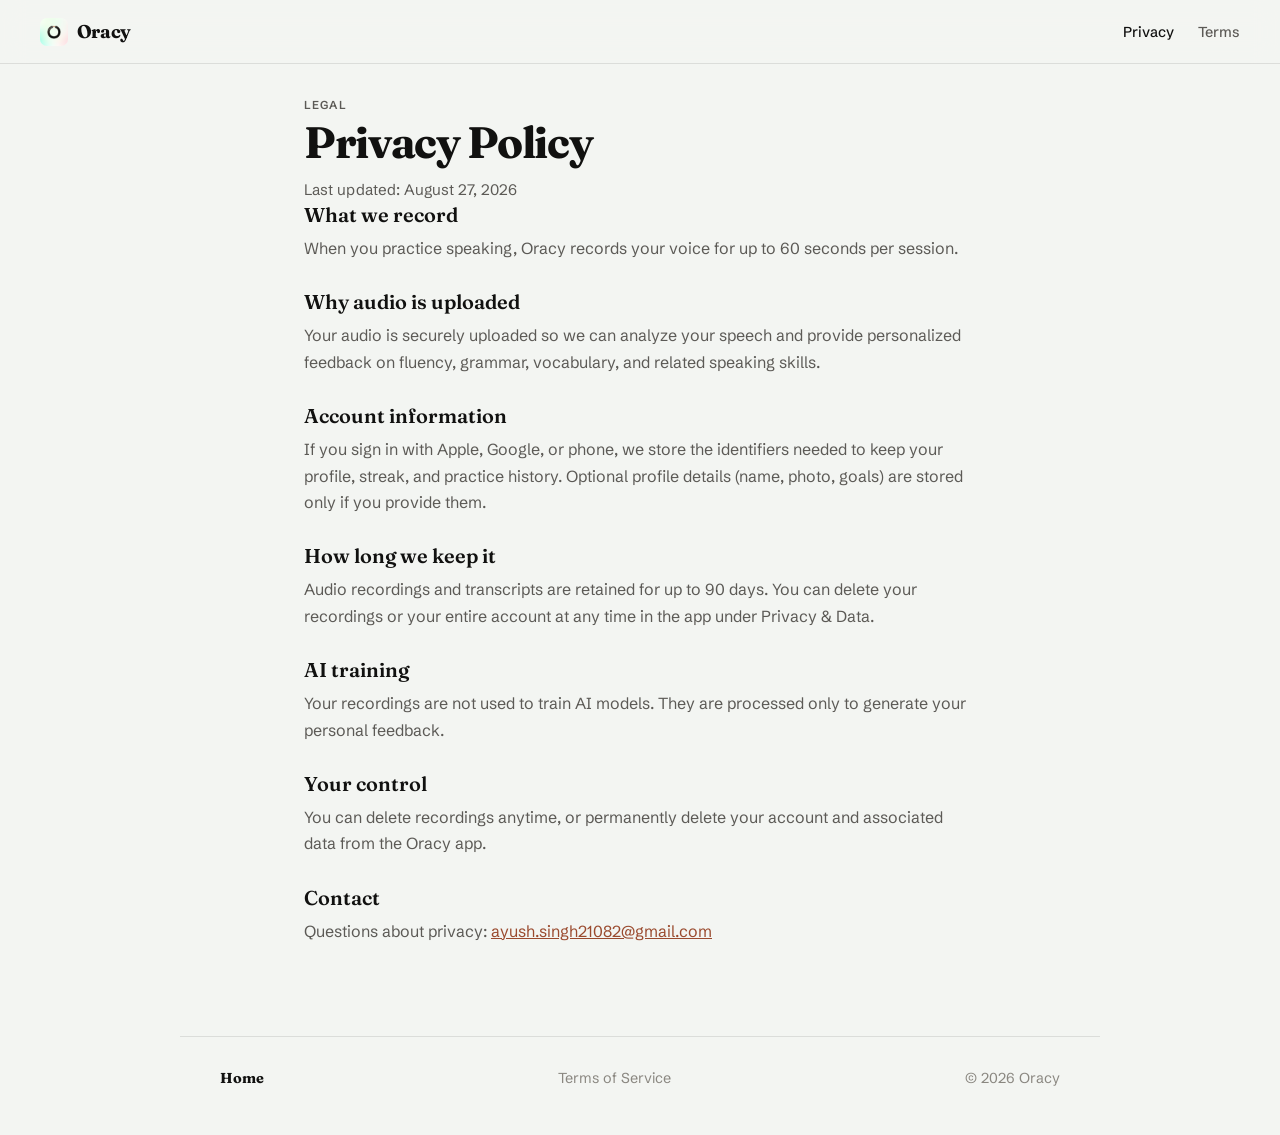
<file: privacy.html>
<!DOCTYPE html>
<html lang="en">
<head>
  <meta charset="utf-8" />
  <meta name="viewport" content="width=device-width, initial-scale=1" />
  <title>Privacy Policy — Oracy</title>
  <meta name="description" content="How Oracy collects, uses, and deletes your data." />
  <link rel="preconnect" href="https://fonts.googleapis.com" />
  <link rel="preconnect" href="https://fonts.gstatic.com" crossorigin />
  <link href="https://fonts.googleapis.com/css2?family=Fraunces:opsz,wght@9..144,600;9..144,700&family=Schibsted+Grotesk:wght@400;500;600&display=swap" rel="stylesheet" />
  <link rel="icon" href="/app-logo.jpg" type="image/jpeg" />
  <link rel="apple-touch-icon" href="/app-logo.jpg" />
  <link rel="stylesheet" href="styles.css" />
</head>
<body>
  <div class="atmosphere" aria-hidden="true"></div>
  <header class="site-header">
    <a class="brand" href="/">
      <img class="brand-mark" src="/app-logo.jpg" width="36" height="36" alt="" />
      <span>Oracy</span>
    </a>
    <nav>
      <a href="/privacy" aria-current="page">Privacy</a>
      <a href="/terms">Terms</a>
    </nav>
  </header>

  <main class="doc">
    <p class="eyebrow">Legal</p>
    <h1>Privacy Policy</h1>
    <p class="meta">Last updated: August 27, 2026</p>

    <section>
      <h2>What we record</h2>
      <p>When you practice speaking, Oracy records your voice for up to 60 seconds per session.</p>
    </section>

    <section>
      <h2>Why audio is uploaded</h2>
      <p>Your audio is securely uploaded so we can analyze your speech and provide personalized feedback on fluency, grammar, vocabulary, and related speaking skills.</p>
    </section>

    <section>
      <h2>Account information</h2>
      <p>If you sign in with Apple, Google, or phone, we store the identifiers needed to keep your profile, streak, and practice history. Optional profile details (name, photo, goals) are stored only if you provide them.</p>
    </section>

    <section>
      <h2>How long we keep it</h2>
      <p>Audio recordings and transcripts are retained for up to 90 days. You can delete your recordings or your entire account at any time in the app under Privacy &amp; Data.</p>
    </section>

    <section>
      <h2>AI training</h2>
      <p>Your recordings are not used to train AI models. They are processed only to generate your personal feedback.</p>
    </section>

    <section>
      <h2>Your control</h2>
      <p>You can delete recordings anytime, or permanently delete your account and associated data from the Oracy app.</p>
    </section>

    <section>
      <h2>Contact</h2>
      <p>Questions about privacy: <a href="mailto:ayush.singh21082@gmail.com">ayush.singh21082@gmail.com</a></p>
    </section>
  </main>

  <footer class="site-footer">
    <a href="/">Home</a>
    <a href="/terms">Terms of Service</a>
    <span>© <span id="y"></span> Oracy</span>
  </footer>
  <script>document.getElementById('y').textContent = new Date().getFullYear()</script>
</body>
</html>
</file>
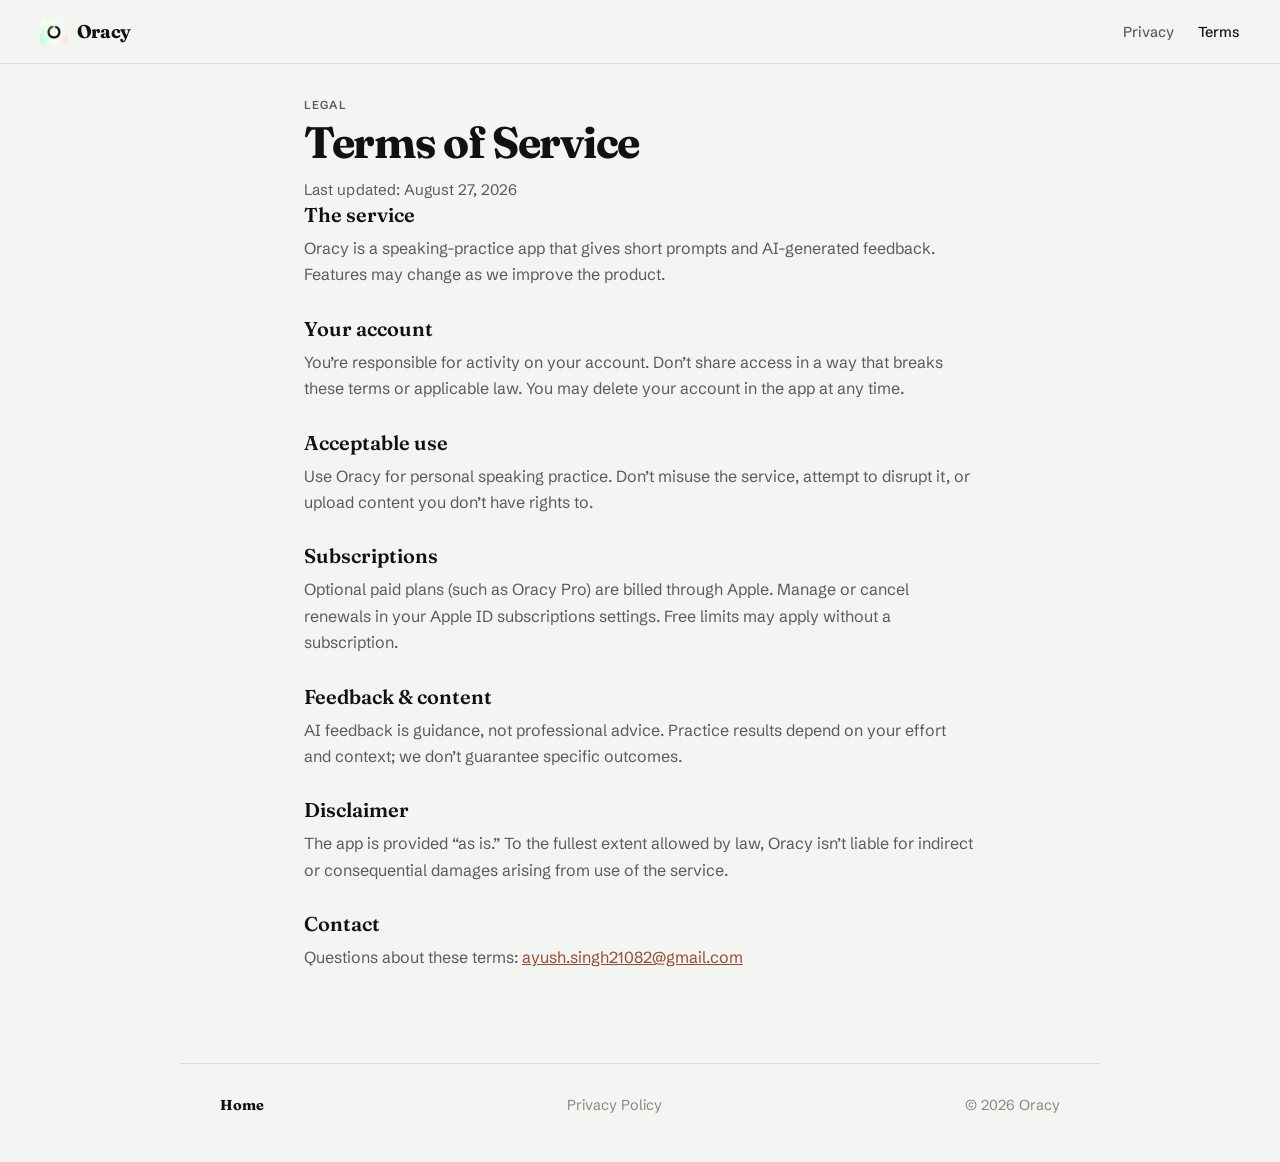
<file: terms.html>
<!DOCTYPE html>
<html lang="en">
<head>
  <meta charset="utf-8" />
  <meta name="viewport" content="width=device-width, initial-scale=1" />
  <title>Terms of Service — Oracy</title>
  <meta name="description" content="Terms for using the Oracy speaking practice app." />
  <link rel="preconnect" href="https://fonts.googleapis.com" />
  <link rel="preconnect" href="https://fonts.gstatic.com" crossorigin />
  <link href="https://fonts.googleapis.com/css2?family=Fraunces:opsz,wght@9..144,600;9..144,700&family=Schibsted+Grotesk:wght@400;500;600&display=swap" rel="stylesheet" />
  <link rel="icon" href="/app-logo.jpg" type="image/jpeg" />
  <link rel="apple-touch-icon" href="/app-logo.jpg" />
  <link rel="stylesheet" href="styles.css" />
</head>
<body>
  <div class="atmosphere" aria-hidden="true"></div>
  <header class="site-header">
    <a class="brand" href="/">
      <img class="brand-mark" src="/app-logo.jpg" width="36" height="36" alt="" />
      <span>Oracy</span>
    </a>
    <nav>
      <a href="/privacy">Privacy</a>
      <a href="/terms" aria-current="page">Terms</a>
    </nav>
  </header>

  <main class="doc">
    <p class="eyebrow">Legal</p>
    <h1>Terms of Service</h1>
    <p class="meta">Last updated: August 27, 2026</p>

    <section>
      <h2>The service</h2>
      <p>Oracy is a speaking-practice app that gives short prompts and AI-generated feedback. Features may change as we improve the product.</p>
    </section>

    <section>
      <h2>Your account</h2>
      <p>You’re responsible for activity on your account. Don’t share access in a way that breaks these terms or applicable law. You may delete your account in the app at any time.</p>
    </section>

    <section>
      <h2>Acceptable use</h2>
      <p>Use Oracy for personal speaking practice. Don’t misuse the service, attempt to disrupt it, or upload content you don’t have rights to.</p>
    </section>

    <section>
      <h2>Subscriptions</h2>
      <p>Optional paid plans (such as Oracy Pro) are billed through Apple. Manage or cancel renewals in your Apple ID subscriptions settings. Free limits may apply without a subscription.</p>
    </section>

    <section>
      <h2>Feedback &amp; content</h2>
      <p>AI feedback is guidance, not professional advice. Practice results depend on your effort and context; we don’t guarantee specific outcomes.</p>
    </section>

    <section>
      <h2>Disclaimer</h2>
      <p>The app is provided “as is.” To the fullest extent allowed by law, Oracy isn’t liable for indirect or consequential damages arising from use of the service.</p>
    </section>

    <section>
      <h2>Contact</h2>
      <p>Questions about these terms: <a href="mailto:ayush.singh21082@gmail.com">ayush.singh21082@gmail.com</a></p>
    </section>
  </main>

  <footer class="site-footer">
    <a href="/">Home</a>
    <a href="/privacy">Privacy Policy</a>
    <span>© <span id="y"></span> Oracy</span>
  </footer>
  <script>document.getElementById('y').textContent = new Date().getFullYear()</script>
</body>
</html>
</file>
<file: home.css>
/* Oracy home page. Self-contained: does not depend on styles.css or landing.css. */

:root {
  --paper: #ecebe7;
  --card: #e1dfd9;
  --white: #ffffff;
  --ink: #0b0a09;
  --muted: #6d6a64;
  --line: rgba(11, 10, 9, 0.1);
  --accent: #c46a4a;
  --accent-soft: #f3ddd3;
  --display: "Space Grotesk", Inter, ui-sans-serif, system-ui, sans-serif;
  --body: Inter, ui-sans-serif, system-ui, -apple-system, "Segoe UI", sans-serif;
  --hand: Caveat, "Bradley Hand", cursive;
  --r-lg: 36px;
  --r-md: 24px;
}

*,
*::before,
*::after {
  box-sizing: border-box;
}

html {
  scroll-behavior: smooth;
  -webkit-text-size-adjust: 100%;
}

body {
  margin: 0;
  background: var(--paper);
  color: var(--ink);
  font-family: var(--body);
  font-size: 16px;
  line-height: 1.5;
  -webkit-font-smoothing: antialiased;
  overflow-x: hidden;
}

img,
video,
svg {
  max-width: 100%;
}

a {
  color: inherit;
}

h1,
h2,
h3,
p {
  margin: 0;
}

.hidden {
  display: none !important;
}

.wrap {
  width: 100%;
  max-width: 1120px;
  margin: 0 auto;
  padding: 0 20px;
}

/* ---------- Nav ---------- */

.nav {
  position: fixed;
  top: 16px;
  left: 0;
  right: 0;
  z-index: 50;
  display: flex;
  align-items: center;
  justify-content: space-between;
  gap: 12px;
  padding: 0 16px;
  pointer-events: none;
}

.nav > * {
  pointer-events: auto;
}

.pill {
  display: inline-flex;
  align-items: center;
  gap: 10px;
  border-radius: 999px;
  background: var(--white);
  box-shadow: 0 6px 22px -10px rgba(11, 10, 9, 0.35);
  text-decoration: none;
  font-weight: 600;
}

.nav-brand {
  padding: 7px 18px 7px 7px;
  font-family: var(--display);
  font-size: 1.15rem;
  letter-spacing: -0.03em;
}

.nav-brand img {
  width: 34px;
  height: 34px;
  border-radius: 50%;
  display: block;
}

.nav-links {
  display: flex;
  gap: 6px;
}

.nav-links a {
  padding: 9px 15px;
  font-size: 0.86rem;
}

.nav-links a:hover {
  background: var(--ink);
  color: var(--white);
}

.nav-cta {
  padding: 7px 20px 7px 7px;
  background: var(--ink);
  color: var(--white);
  font-size: 0.95rem;
}

.nav-cta .dot {
  display: grid;
  place-items: center;
  width: 34px;
  height: 34px;
  border-radius: 50%;
  background: var(--white);
  color: var(--ink);
  font-size: 1rem;
}

/* ---------- Hero ---------- */

.hero {
  padding: 150px 0 70px;
  text-align: center;
}

.hero h1 {
  font-family: var(--display);
  font-weight: 700;
  font-size: clamp(3.1rem, 11.5vw, 7.6rem);
  line-height: 0.92;
  letter-spacing: -0.05em;
}

.hero h1 span {
  display: block;
}

.hero h1 .tint {
  color: var(--accent);
}

.lede {
  max-width: 34rem;
  margin: 30px auto 0;
  color: var(--muted);
  font-size: clamp(1.05rem, 2.2vw, 1.3rem);
  line-height: 1.55;
}

.btn {
  display: inline-flex;
  align-items: center;
  justify-content: center;
  gap: 8px;
  border: 0;
  border-radius: 999px;
  padding: 16px 28px;
  background: var(--ink);
  color: var(--white);
  font: inherit;
  font-weight: 600;
  font-size: 1rem;
  text-decoration: none;
  cursor: pointer;
  transition: transform 0.15s ease, background 0.15s ease;
}

.btn:hover {
  background: var(--accent);
}

.btn:active {
  transform: scale(0.97);
}

.btn:disabled {
  opacity: 0.55;
  cursor: wait;
}

.hero .btn {
  margin-top: 34px;
}

.chips {
  display: flex;
  flex-wrap: wrap;
  justify-content: center;
  gap: 10px 22px;
  margin-top: 26px;
  color: var(--muted);
  font-size: 0.92rem;
  font-weight: 500;
}

.chips span::before {
  content: "";
  display: inline-block;
  width: 7px;
  height: 7px;
  margin-right: 8px;
  border-radius: 50%;
  background: var(--accent);
  vertical-align: middle;
}

/* ---------- Video ---------- */

/* The video file is graded so its background equals --paper, so the film sits
   on the page with no frame. The mask melts its edges in case a screen renders the two
   colours slightly apart. */

.watch {
  padding: 10px 0 0;
}

.watch-stage {
  position: relative;
  max-width: 1180px;
  margin: 0 auto;
}

.watch-video {
  display: block;
  width: 100%;
  height: auto;
  aspect-ratio: 16 / 9;
  background: var(--paper);
}

.watch-stage.custom .watch-video {
  cursor: pointer;
  -webkit-mask-image: linear-gradient(90deg, transparent, #000 5%, #000 95%, transparent),
    linear-gradient(transparent, #000 6%, #000 94%, transparent);
  mask-image: linear-gradient(90deg, transparent, #000 5%, #000 95%, transparent),
    linear-gradient(transparent, #000 6%, #000 94%, transparent);
  -webkit-mask-composite: source-in;
  mask-composite: intersect;
}

.watch-controls {
  position: absolute;
  right: 26px;
  bottom: 22px;
  display: flex;
  align-items: center;
  gap: 10px;
}

.watch-note {
  margin-right: 2px;
  font-size: 1.35rem;
  transform: rotate(-3deg);
  transition: opacity 0.3s ease;
}

.watch-note.gone {
  opacity: 0;
}

.vbtn {
  position: relative;
  display: grid;
  place-items: center;
  width: 46px;
  height: 46px;
  border: 0;
  border-radius: 50%;
  background: rgba(255, 255, 255, 0.82);
  -webkit-backdrop-filter: blur(14px) saturate(1.4);
  backdrop-filter: blur(14px) saturate(1.4);
  box-shadow: 0 6px 20px -10px rgba(11, 10, 9, 0.45);
  color: var(--ink);
  cursor: pointer;
  transition: transform 0.18s ease, background 0.18s ease, color 0.18s ease;
}

.vbtn:hover {
  background: var(--ink);
  color: var(--white);
}

.vbtn:active {
  transform: scale(0.92);
}

.vbtn:focus-visible {
  outline: 3px solid var(--accent);
  outline-offset: 3px;
}

.vbtn .ico {
  width: 20px;
  height: 20px;
}

.vbtn .ring {
  position: absolute;
  inset: 0;
  width: 100%;
  height: 100%;
  transform: rotate(-90deg);
}

.vbtn .ring circle {
  fill: none;
  stroke: var(--accent);
  stroke-width: 2.5;
  stroke-linecap: round;
}

.ico-pause,
.ico-sound,
.is-playing .ico-play,
.is-sound .ico-muted {
  display: none;
}

.is-playing .ico-pause,
.is-sound .ico-sound {
  display: block;
}

@media (max-width: 860px) {
  .watch-controls {
    right: 14px;
    bottom: 8px;
    gap: 8px;
  }

  .vbtn {
    width: 40px;
    height: 40px;
  }

  .watch-note {
    font-size: 1.15rem;
  }
}

/* ---------- Marquee ---------- */

.marquee {
  margin: 70px 0 0;
  overflow: hidden;
  border-top: 1px solid var(--line);
  border-bottom: 1px solid var(--line);
  padding: 16px 0;
}

.marquee-track {
  display: flex;
  width: max-content;
  animation: slide 38s linear infinite;
}

.marquee-track span {
  flex: none;
  padding-right: 0.6em;
  font-family: var(--display);
  font-weight: 700;
  font-size: 1.05rem;
  letter-spacing: 0.04em;
  white-space: nowrap;
}

@keyframes slide {
  to {
    transform: translateX(-50%);
  }
}

/* ---------- Statement ---------- */

.statement {
  padding: 110px 0 90px;
  text-align: center;
}

.statement h2 {
  max-width: 19ch;
  margin: 0 auto;
  font-family: var(--display);
  font-weight: 700;
  font-size: clamp(2rem, 5.4vw, 3.9rem);
  line-height: 1.02;
  letter-spacing: -0.04em;
}

.statement .body {
  max-width: 36rem;
  margin: 30px auto 0;
  color: var(--muted);
  font-size: 1.12rem;
  line-height: 1.65;
}

.statement .body + .body {
  margin-top: 16px;
}

.statement .ask {
  max-width: 24ch;
  margin: 44px auto 0;
  font-family: var(--display);
  font-weight: 700;
  font-size: clamp(1.4rem, 3.2vw, 2.1rem);
  line-height: 1.12;
  letter-spacing: -0.03em;
}

.hand {
  font-family: var(--hand);
  font-weight: 700;
  font-size: 1.55rem;
  line-height: 1.1;
  color: var(--ink);
}

.statement .hand {
  display: block;
  margin-top: 22px;
  transform: rotate(-2deg);
}

/* ---------- Features ---------- */

.features {
  position: relative;
  padding: 20px 0 80px;
}

.ribbon {
  position: absolute;
  inset: 0;
  width: 100%;
  height: 100%;
  pointer-events: none;
}

.ribbon path {
  fill: none;
  stroke: var(--white);
  stroke-width: 46;
  stroke-linecap: round;
  vector-effect: non-scaling-stroke;
}

.features .wrap {
  position: relative;
}

.features-label {
  text-align: center;
  margin-bottom: 50px;
}

.feature {
  display: grid;
  grid-template-columns: 1fr 1fr;
  gap: 40px;
  align-items: center;
  padding: 44px 0;
}

.feature:nth-child(even) .feature-mock {
  order: 2;
}

.feature-mock {
  position: relative;
  display: grid;
  justify-items: center;
}

.feature-mock .hand {
  margin-top: 18px;
  transform: rotate(-3deg);
}

.feature-card {
  position: relative;
  padding: 44px 38px 42px;
  border-radius: var(--r-lg);
  background: var(--card);
  text-align: center;
}

.feature-card .badge {
  position: absolute;
  top: -22px;
  left: 50%;
  transform: translateX(-50%);
  display: grid;
  place-items: center;
  width: 44px;
  height: 44px;
  border-radius: 50%;
  background: var(--white);
  box-shadow: 0 6px 18px -8px rgba(11, 10, 9, 0.4);
  font-family: var(--display);
  font-weight: 700;
}

.feature-card h3 {
  font-family: var(--display);
  font-weight: 700;
  font-size: clamp(1.7rem, 3.6vw, 2.5rem);
  line-height: 0.98;
  letter-spacing: -0.035em;
  text-transform: uppercase;
}

.feature-card p {
  max-width: 26rem;
  margin: 18px auto 0;
  color: var(--muted);
  font-size: 1.02rem;
  line-height: 1.6;
}

/* Mock UI cards */

.mock {
  width: 100%;
  max-width: 340px;
  padding: 24px;
  border-radius: 28px;
  background: var(--white);
  box-shadow: 0 28px 60px -34px rgba(11, 10, 9, 0.5);
  text-align: left;
}

.mock-kicker {
  color: var(--muted);
  font-size: 0.72rem;
  font-weight: 600;
  letter-spacing: 0.1em;
  text-transform: uppercase;
}

.mock-title {
  margin-top: 6px;
  font-family: var(--display);
  font-weight: 700;
  font-size: 1.3rem;
  line-height: 1.15;
  letter-spacing: -0.02em;
}

.timer {
  position: relative;
  width: 150px;
  height: 150px;
  margin: 22px auto 6px;
}

.timer svg {
  display: block;
  transform: rotate(-90deg);
}

.timer circle {
  fill: none;
  stroke-width: 8;
}

.timer .track {
  stroke: var(--accent-soft);
}

.timer .run {
  stroke: var(--accent);
  stroke-linecap: round;
  stroke-dasharray: 402;
  stroke-dashoffset: 168;
}

.timer b {
  position: absolute;
  inset: 0;
  display: grid;
  place-items: center;
  font-family: var(--display);
  font-size: 2.1rem;
  letter-spacing: -0.03em;
}

.wave {
  display: flex;
  align-items: center;
  justify-content: center;
  gap: 4px;
  height: 34px;
  margin-top: 10px;
}

.wave i {
  width: 4px;
  border-radius: 2px;
  background: var(--accent);
  animation: wave 1.1s ease-in-out infinite;
}

.wave i:nth-child(odd) {
  animation-delay: -0.45s;
}

.wave i:nth-child(3n) {
  animation-delay: -0.8s;
}

@keyframes wave {
  0%,
  100% {
    height: 6px;
  }
  50% {
    height: 30px;
  }
}

.score-top {
  display: flex;
  align-items: baseline;
  gap: 10px;
  margin: 10px 0 16px;
}

.score-top b {
  font-family: var(--display);
  font-size: 3.4rem;
  line-height: 1;
  letter-spacing: -0.04em;
}

.score-top span {
  color: var(--muted);
  font-weight: 500;
}

.bars {
  display: grid;
  gap: 11px;
}

.bar {
  display: grid;
  grid-template-columns: 5.6rem 1fr 1.6rem;
  gap: 10px;
  align-items: center;
  font-size: 0.86rem;
}

.bar em {
  display: block;
  height: 6px;
  border-radius: 3px;
  background: var(--accent-soft);
  overflow: hidden;
}

.bar em::after {
  content: "";
  display: block;
  width: var(--v);
  height: 100%;
  border-radius: 3px;
  background: var(--accent);
}

.bar b {
  text-align: right;
  font-weight: 600;
}

.fix-note {
  margin-top: 10px;
  color: var(--muted);
  font-size: 0.95rem;
  line-height: 1.5;
}

.swap {
  margin-top: 18px;
  padding-top: 16px;
  border-top: 1px solid var(--line);
  font-size: 0.82rem;
  color: var(--muted);
}

.swap q {
  display: block;
  margin: 4px 0 12px;
  font-family: var(--display);
  font-size: 1.08rem;
  font-weight: 600;
  color: var(--ink);
  quotes: "\201C" "\201D";
}

.swap q.old {
  color: var(--muted);
  text-decoration: line-through;
  text-decoration-color: var(--accent);
}

.swap q.new {
  margin-bottom: 0;
  color: var(--accent);
}

.week {
  display: grid;
  grid-template-columns: repeat(7, 1fr);
  gap: 8px;
  margin-top: 18px;
  text-align: center;
  font-size: 0.72rem;
  font-weight: 600;
  color: var(--muted);
}

.week i {
  display: grid;
  place-items: center;
  aspect-ratio: 1;
  margin-top: 6px;
  border-radius: 9px;
  border: 2px solid var(--accent-soft);
  font-style: normal;
  color: var(--white);
}

.week .on i {
  border-color: var(--accent);
  background: var(--accent);
}

.streak {
  display: flex;
  align-items: baseline;
  gap: 8px;
  margin-top: 20px;
}

.streak b {
  font-family: var(--display);
  font-size: 2.6rem;
  line-height: 1;
  letter-spacing: -0.04em;
}

.streak span {
  color: var(--muted);
  font-weight: 500;
}

/* ---------- Section heads ---------- */

.head {
  font-family: var(--display);
  font-weight: 700;
  font-size: clamp(2.1rem, 5.6vw, 3.8rem);
  line-height: 0.98;
  letter-spacing: -0.04em;
}

.head .dim {
  display: block;
  color: #a5a29b;
}

/* ---------- Bento ---------- */

.more {
  padding: 60px 0 100px;
}

.bento {
  display: grid;
  grid-template-columns: repeat(3, 1fr);
  gap: 14px;
  margin-top: 44px;
}

.tile {
  padding: 28px 26px 30px;
  border-radius: var(--r-md);
  background: var(--white);
}

.tile:nth-child(2),
.tile:nth-child(4) {
  background: var(--card);
}

.tile:nth-child(6) {
  background: var(--ink);
  color: var(--white);
}

.tile h3 {
  font-family: var(--display);
  font-weight: 700;
  font-size: 1.35rem;
  letter-spacing: -0.025em;
}

.tile p {
  margin-top: 10px;
  color: var(--muted);
  line-height: 1.55;
}

.tile:nth-child(6) p {
  color: #b9b6af;
}

/* ---------- Compare ---------- */

.panel-wrap {
  padding: 0 12px;
}

.panel {
  max-width: 1320px;
  margin: 0 auto;
  padding: 70px 0;
  border-radius: var(--r-lg);
  background: var(--white);
}

.compare-grid {
  display: grid;
  grid-template-columns: 0.8fr 1.2fr;
  gap: 50px;
  align-items: center;
}

.fillers {
  position: relative;
  display: flex;
  flex-wrap: wrap;
  gap: 10px;
  align-content: center;
  max-width: 320px;
}

.fillers span {
  padding: 10px 16px;
  border-radius: 18px 18px 18px 4px;
  background: var(--paper);
  font-family: var(--display);
  font-weight: 600;
  font-size: 1.15rem;
  color: var(--muted);
}

.fillers span:nth-child(even) {
  border-radius: 18px 18px 4px 18px;
  transform: translateY(6px);
}

.fillers .hand {
  flex-basis: 100%;
  margin-top: 22px;
  transform: rotate(-3deg);
}

.table {
  width: 100%;
  margin-top: 34px;
  border-collapse: collapse;
  font-size: 1rem;
}

.table th {
  padding: 0 0 12px;
  color: var(--muted);
  font-size: 0.7rem;
  font-weight: 600;
  letter-spacing: 0.1em;
  text-transform: uppercase;
  text-align: center;
}

.table th:first-child {
  text-align: left;
}

.table td {
  padding: 15px 0;
  border-top: 1px solid var(--line);
  font-weight: 500;
}

.table td:not(:first-child) {
  width: 6.5rem;
  text-align: center;
}

.yes,
.no {
  display: inline-grid;
  place-items: center;
  width: 44px;
  height: 30px;
  border-radius: 9px;
  font-size: 0.95rem;
  font-weight: 700;
}

.yes {
  background: var(--ink);
  color: var(--white);
}

.no {
  color: #a5a29b;
}

/* ---------- Pricing ---------- */

.pricing {
  padding: 110px 0 100px;
  text-align: center;
}

.plans {
  display: grid;
  grid-template-columns: 1fr 1fr;
  gap: 16px;
  max-width: 820px;
  margin: 46px auto 0;
  text-align: left;
}

.plan {
  padding: 34px 30px 36px;
  border-radius: var(--r-lg);
  background: var(--white);
}

.plan.pro {
  background: var(--ink);
  color: var(--white);
}

.plan-name {
  font-weight: 600;
  color: var(--muted);
}

.plan.pro .plan-name {
  color: #b9b6af;
}

.plan-price {
  margin-top: 8px;
  font-family: var(--display);
  font-weight: 700;
  font-size: 2.6rem;
  line-height: 1.05;
  letter-spacing: -0.04em;
}

.plan-sub {
  margin-top: 6px;
  color: var(--muted);
  font-size: 0.95rem;
}

.plan.pro .plan-sub {
  color: #b9b6af;
}

.plan ul {
  list-style: none;
  margin: 24px 0 0;
  padding: 0;
  display: grid;
  gap: 12px;
}

.plan li {
  display: grid;
  grid-template-columns: 20px 1fr;
  gap: 10px;
  line-height: 1.45;
}

.plan li::before {
  content: "✓";
  color: var(--accent);
  font-weight: 700;
}

.fine {
  margin-top: 26px;
  color: var(--muted);
  font-size: 0.92rem;
}

/* ---------- FAQ ---------- */

.faq {
  padding: 20px 0 110px;
}

.faq-grid {
  display: grid;
  grid-template-columns: 0.85fr 1.15fr;
  gap: 50px;
  align-items: start;
}

.faq-intro p {
  max-width: 22rem;
  margin-top: 20px;
  color: var(--muted);
  font-size: 1.05rem;
  line-height: 1.6;
}

.faq-list {
  display: grid;
  gap: 10px;
}

.faq-list details {
  border-radius: 22px 22px 22px 6px;
  background: var(--white);
}

.faq-list summary {
  display: flex;
  justify-content: space-between;
  gap: 16px;
  padding: 18px 22px;
  font-weight: 600;
  font-size: 1.02rem;
  cursor: pointer;
  list-style: none;
}

.faq-list summary::-webkit-details-marker {
  display: none;
}

.faq-list summary::after {
  content: "+";
  flex: none;
  font-family: var(--display);
  font-size: 1.3rem;
  line-height: 1;
  color: var(--accent);
}

.faq-list details[open] summary::after {
  content: "–";
}

.faq-list details p {
  padding: 0 22px 20px;
  color: var(--muted);
  line-height: 1.6;
}

/* ---------- CTA ---------- */

.cta {
  max-width: 1320px;
  margin: 0 auto;
  padding: 90px 24px;
  border-radius: var(--r-lg);
  background: var(--ink);
  color: var(--white);
  text-align: center;
}

.cta .head .dim {
  color: #7d7a74;
}

.cta > p {
  max-width: 30rem;
  margin: 22px auto 0;
  color: #b9b6af;
  font-size: 1.08rem;
  line-height: 1.6;
}

.rsvp-form {
  display: flex;
  gap: 8px;
  max-width: 30rem;
  margin: 34px auto 0;
  padding: 7px;
  border-radius: 999px;
  background: var(--white);
}

.rsvp-form input[type="email"] {
  flex: 1;
  min-width: 0;
  border: 0;
  outline: 0;
  background: transparent;
  padding: 0 0 0 18px;
  font: inherit;
  font-size: 1rem;
  color: var(--ink);
}

.rsvp-form .btn {
  padding: 13px 24px;
}

.rsvp-form:focus-within {
  box-shadow: 0 0 0 3px var(--accent);
}

.rsvp-msg {
  margin: 14px 0 0;
  min-height: 1.4em;
  font-size: 0.95rem;
}

.rsvp-msg.error {
  color: #ff9d85;
}

.rsvp-msg.info {
  color: #b9b6af;
}

.rsvp-success-card {
  max-width: 30rem;
  margin: 34px auto 0;
  padding: 22px 24px;
  border-radius: var(--r-md);
  background: #1b1a18;
}

.rsvp-success-card strong {
  display: block;
  font-family: var(--display);
  font-size: 1.3rem;
}

.rsvp-success-card p {
  margin-top: 6px;
  color: #b9b6af;
}

/* ---------- Footer ---------- */

.footer {
  padding: 40px 0 0;
  overflow: hidden;
}

.footer-row {
  display: flex;
  flex-wrap: wrap;
  justify-content: center;
  gap: 10px 24px;
  color: var(--muted);
  font-size: 0.92rem;
}

.footer-row a {
  text-decoration: none;
}

.footer-row a:hover {
  color: var(--ink);
}

.wordmark {
  margin-top: 10px;
  font-family: var(--display);
  font-weight: 700;
  font-size: clamp(6rem, 30vw, 24rem);
  line-height: 0.74;
  letter-spacing: -0.06em;
  text-align: center;
  color: var(--card);
  user-select: none;
  transform: translateY(12%);
}

/* ---------- Reveal on scroll (only when JS is running) ---------- */

.js .reveal {
  opacity: 0;
  transform: translateY(26px);
  transition: opacity 0.7s ease, transform 0.7s cubic-bezier(0.2, 0.7, 0.2, 1);
}

.js .reveal.in {
  opacity: 1;
  transform: none;
}

/* ---------- Small screens ---------- */

@media (max-width: 860px) {
  .nav-links {
    display: none;
  }

  .hero {
    padding: 124px 0 54px;
  }

  .ribbon {
    display: none;
  }

  .feature {
    grid-template-columns: 1fr;
    gap: 44px;
    padding: 34px 0;
  }

  .feature:nth-child(even) .feature-mock {
    order: 0;
  }

  .feature-card {
    padding: 40px 24px 34px;
  }

  .bento,
  .plans,
  .compare-grid,
  .faq-grid {
    grid-template-columns: 1fr;
  }

  .compare-grid,
  .faq-grid {
    gap: 34px;
  }

  .panel {
    padding: 50px 0;
  }

  .table td:not(:first-child) {
    width: 4rem;
  }

  .statement {
    padding: 80px 0 60px;
  }

  .pricing {
    padding: 80px 0;
  }

  .cta {
    padding: 64px 18px;
  }
}

@media (max-width: 480px) {
  .nav-cta span:last-child {
    display: none;
  }

  .nav-cta {
    padding: 7px;
  }

  .rsvp-form {
    flex-direction: column;
    border-radius: 26px;
    padding: 10px;
  }

  .rsvp-form input[type="email"] {
    padding: 12px 12px;
    text-align: center;
  }
}

@media (prefers-reduced-motion: reduce) {
  html {
    scroll-behavior: auto;
  }

  .marquee-track,
  .wave i {
    animation: none;
  }

  .js .reveal {
    opacity: 1;
    transform: none;
    transition: none;
  }

  .btn {
    transition: none;
  }
}

/* ================= Scroll-pinned scenes ================= */

.pin {
  position: sticky;
  top: 0;
  height: 100vh;
  height: 100svh;
  overflow: hidden;
  display: flex;
  align-items: center;
}

/* ---------- 3D hero ---------- */

.hero3d {
  position: relative;
  height: 320vh;
}

.hero-grid {
  display: grid;
  grid-template-columns: 1.05fr 0.95fr;
  gap: 30px;
  align-items: center;
  padding-top: 70px;
}

.hero-copy h1 {
  font-family: var(--display);
  font-weight: 700;
  font-size: clamp(2.8rem, 6.4vw, 5.8rem);
  line-height: 0.94;
  letter-spacing: -0.05em;
}

.hero-copy h1 span {
  display: block;
  opacity: 0.14;
  transition: opacity 0.45s ease;
}

.hero-copy h1 span.lit {
  opacity: 1;
}

.hero-copy h1 .tint {
  color: var(--accent);
}

.hero-copy .lede {
  max-width: 30rem;
  margin: 26px 0 0;
  font-size: clamp(1rem, 1.5vw, 1.18rem);
}

.hero-copy .btn {
  margin-top: 28px;
}

.hero-copy .chips {
  justify-content: flex-start;
  margin-top: 22px;
}

.stage {
  --ph: min(480px, 58vh);
  position: relative;
  display: grid;
  place-items: center;
  height: calc(var(--ph) + 7em);
  font-size: calc(var(--ph) / 30);
  perspective: 1300px;
}

.scene {
  position: relative;
  width: calc(var(--ph) * 0.49);
  height: var(--ph);
  transform-style: preserve-3d;
  transform: rotateX(var(--my, 0deg)) rotateY(var(--mx, 0deg));
  transition: transform 0.25s ease-out;
}

.phone {
  position: absolute;
  inset: 0;
  transform-style: preserve-3d;
  transform: rotateX(var(--rx, 12deg)) rotateY(var(--ry, -30deg));
}

.face {
  position: absolute;
  inset: 0;
  padding: 2.8em 1.5em 1.5em;
  border: 0.5em solid var(--ink);
  border-radius: 2.7em;
  background: var(--white);
  box-shadow: 0 3em 5em -2.5em rgba(11, 10, 9, 0.55);
  -webkit-backface-visibility: hidden;
  backface-visibility: hidden;
  overflow: hidden;
  text-align: left;
}

.face.front {
  background: linear-gradient(170deg, #fff 45%, var(--accent-soft));
}

.face.back {
  transform: rotateY(180deg);
}

.ph-kicker {
  color: var(--muted);
  font-size: 0.68em;
  font-weight: 600;
  letter-spacing: 0.1em;
  text-transform: uppercase;
}

.ph-title {
  margin-top: 0.4em;
  font-family: var(--display);
  font-weight: 700;
  font-size: 1.2em;
  line-height: 1.15;
  letter-spacing: -0.02em;
}

.ph-timer {
  position: relative;
  width: 9em;
  height: 9em;
  margin: 2em auto 0.9em;
}

.ph-timer svg {
  display: block;
  width: 100%;
  height: 100%;
  transform: rotate(-90deg);
}

.ph-timer circle {
  fill: none;
  stroke-width: 8;
}

.ph-timer .track {
  stroke: var(--accent-soft);
}

.ph-timer .run {
  stroke: var(--accent);
  stroke-linecap: round;
  stroke-dasharray: 402;
  stroke-dashoffset: 402;
}

.ph-timer b {
  position: absolute;
  inset: 0;
  display: grid;
  place-items: center;
  font-family: var(--display);
  font-size: 2em;
  letter-spacing: -0.03em;
}

.ph-rec {
  position: absolute;
  left: 50%;
  bottom: 1.8em;
  width: 3em;
  height: 3em;
  margin-left: -1.5em;
  border-radius: 50%;
  background: var(--accent);
  box-shadow: 0 0 0 0.5em var(--accent-soft);
}

.ph-score {
  display: flex;
  align-items: baseline;
  gap: 0.6em;
  margin: 0.5em 0 1.2em;
}

.ph-score b {
  font-family: var(--display);
  font-size: 3.6em;
  line-height: 1;
  letter-spacing: -0.04em;
}

.ph-score span {
  color: var(--muted);
  font-weight: 500;
}

.stage .bars {
  gap: 0.75em;
}

.stage .bar {
  grid-template-columns: 5.8em 1fr 1.6em;
  gap: 0.6em;
  font-size: 0.8em;
}

.ph-note {
  margin-top: 1.4em;
  padding-top: 1em;
  border-top: 1px solid var(--line);
  font-family: var(--display);
  font-weight: 600;
  font-size: 0.95em;
  color: var(--accent);
}

.float {
  position: absolute;
  left: 50%;
  top: 50%;
  white-space: nowrap;
}

.filler {
  padding: 0.5em 0.9em;
  border-radius: 1.1em 1.1em 1.1em 0.25em;
  background: var(--white);
  box-shadow: 0 1em 2em -1em rgba(11, 10, 9, 0.4);
  font-family: var(--display);
  font-weight: 600;
  font-size: 1.05em;
  color: var(--muted);
  opacity: calc(1 - var(--a, 0) * 1.4);
  transform: translate(-50%, -50%)
    translate3d(
      calc(var(--x) * (1 + var(--a, 0) * 1.5)),
      calc(var(--y) * (1 + var(--a, 0) * 1.5)),
      var(--z)
    )
    rotate(calc(var(--a, 0) * 18deg));
}

.win {
  padding: 0.55em 1em;
  border-radius: 999px;
  background: var(--ink);
  color: var(--white);
  font-weight: 600;
  font-size: 0.9em;
  opacity: var(--b, 0);
  transform: translate(-50%, -50%) translate3d(var(--x), var(--y), var(--z))
    scale(calc(0.6 + var(--b, 0) * 0.4));
}

.win b {
  margin-right: 0.3em;
  color: #f0a98f;
}

.scroll-hint {
  position: absolute;
  bottom: 0;
  left: 50%;
  transform: translateX(-50%) rotate(-2deg);
  opacity: calc(1 - var(--a, 0) * 3);
}

/* ---------- Notebook story ---------- */

.story {
  position: relative;
  height: 440vh;
}

.story-grid {
  display: grid;
  grid-template-columns: 0.9fr 1.1fr;
  gap: 40px;
  align-items: center;
  padding-top: 60px;
}

.caps {
  position: relative;
  min-height: 17rem;
}

.cap {
  position: absolute;
  inset: 0;
  display: flex;
  flex-direction: column;
  justify-content: center;
  opacity: 0;
  transform: translateY(18px);
  transition: opacity 0.45s ease, transform 0.45s ease;
}

.cap.on {
  opacity: 1;
  transform: none;
}

.cap-k {
  margin-bottom: 12px;
  color: var(--accent);
  font-size: 0.74rem;
  font-weight: 600;
  letter-spacing: 0.1em;
  text-transform: uppercase;
}

.cap-t {
  font-family: var(--display);
  font-weight: 700;
  font-size: clamp(1.45rem, 2.9vw, 2.25rem);
  line-height: 1.1;
  letter-spacing: -0.03em;
}

.book {
  --nh: min(540px, 66vh);
  display: grid;
  place-items: center;
  font-size: calc(var(--nh) / 30);
  perspective: 1600px;
}

.book-tilt {
  position: relative;
  width: calc(var(--nh) * 0.74);
  height: var(--nh);
  transform-style: preserve-3d;
  transform: rotateX(14deg) rotateZ(-3deg) rotateY(calc(-6deg + var(--p, 0) * 8deg));
}

.leaf {
  position: absolute;
  inset: 0;
  border-radius: 0.5em 1.2em 1.2em 0.5em;
}

.under {
  display: flex;
  flex-direction: column;
  justify-content: center;
  padding: 3em 2.4em;
  background: var(--white);
  box-shadow: 0 3em 5em -2.5em rgba(11, 10, 9, 0.5);
  text-align: left;
}

.under-title {
  margin-top: 0.4em;
  font-family: var(--display);
  font-weight: 700;
  font-size: 1.9em;
  line-height: 1.08;
  letter-spacing: -0.03em;
}

.under-time {
  margin-top: 0.25em;
  font-family: var(--display);
  font-weight: 700;
  font-size: 5.4em;
  line-height: 1;
  letter-spacing: -0.05em;
  color: var(--accent);
}

.under-note {
  margin-top: 0.8em;
  font-size: 1.8em;
  transform: rotate(-3deg);
  transform-origin: left;
}

.page {
  z-index: 2;
  transform-origin: left center;
  transform-style: preserve-3d;
  transform: rotateY(calc(var(--f, 0) * -178deg));
}

.page-front {
  position: absolute;
  inset: 0;
  padding: 3.2em 1.4em 1.6em 3.6em;
  border-radius: inherit;
  background-color: #fbf8ef;
  background-image:
    linear-gradient(
      90deg,
      transparent 2.6em,
      rgba(196, 106, 74, 0.5) 2.6em,
      rgba(196, 106, 74, 0.5) calc(2.6em + 2px),
      transparent calc(2.6em + 2px)
    ),
    repeating-linear-gradient(
      transparent 0 2.05em,
      rgba(11, 10, 9, 0.13) 2.05em calc(2.05em + 1px)
    );
  background-position: 0 0, 0 3.05em;
  box-shadow: 0 3em 5em -2.5em rgba(11, 10, 9, 0.5);
  -webkit-backface-visibility: hidden;
  backface-visibility: hidden;
  overflow: hidden;
  text-align: left;
}

.count {
  position: absolute;
  top: 1.2em;
  right: 1.4em;
  color: var(--muted);
  font-size: 0.72em;
  font-weight: 600;
  letter-spacing: 0.04em;
}

.count b {
  color: var(--ink);
}

.ln {
  position: relative;
  width: max-content;
  max-width: 100%;
  font-family: var(--hand);
  font-weight: 700;
  font-size: 1.42em;
  line-height: 1.4437;
  white-space: nowrap;
  color: #2b2622;
  clip-path: inset(-10% calc((1 - clamp(0, (var(--p, 0) - var(--at)) * 12, 1)) * 100%) -10% 0);
}

.ln.t {
  text-decoration: underline;
}

.ln.k {
  background: linear-gradient(var(--accent-soft), var(--accent-soft)) no-repeat 0 85%;
  background-size: calc(clamp(0, (var(--p, 0) - 0.4) * 10, 1) * 100%) 55%;
}

.ln.f::after {
  content: "";
  position: absolute;
  left: 0;
  top: 54%;
  width: calc(clamp(0, (var(--p, 0) - 0.6) * 9, 1) * 100%);
  height: 2px;
  background: var(--accent);
}

.mark,
.stamp {
  position: absolute;
  opacity: clamp(0, (var(--p, 0) - var(--at)) * 12, 1);
}

.mark {
  left: 2.9em;
  top: 19.4em;
  font-family: var(--hand);
  font-weight: 700;
  font-size: 1.25em;
  color: var(--accent);
  transform: rotate(-2deg);
}

.stamp {
  right: 1.4em;
  bottom: 1.3em;
  padding: 0.35em 0.7em;
  border: 2px solid var(--accent);
  border-radius: 0.4em;
  font-family: var(--display);
  font-weight: 700;
  font-size: 0.95em;
  letter-spacing: 0.08em;
  text-transform: uppercase;
  color: var(--accent);
  transform: rotate(-7deg);
}

.ask-block {
  padding: 70px 0 60px;
}

.ask-block .ask {
  margin-top: 0;
}

/* ---------- Tap-to-switch ---------- */

.switch {
  padding: 30px 0 110px;
  text-align: center;
}

.switch > .hand {
  margin-top: 20px;
  transform: rotate(-2deg);
}

.seg {
  position: relative;
  display: inline-grid;
  grid-template-columns: 1fr 1fr;
  margin-top: 12px;
  padding: 6px;
  border-radius: 999px;
  background: var(--white);
  box-shadow: 0 6px 22px -10px rgba(11, 10, 9, 0.35);
}

.seg button {
  position: relative;
  z-index: 1;
  border: 0;
  border-radius: 999px;
  background: none;
  padding: 13px 22px;
  font: inherit;
  font-weight: 600;
  font-size: 0.95rem;
  color: var(--muted);
  cursor: pointer;
  transition: color 0.25s ease;
}

.seg button.on {
  color: var(--white);
}

.seg-thumb {
  position: absolute;
  top: 6px;
  bottom: 6px;
  left: 6px;
  width: calc(50% - 6px);
  border-radius: 999px;
  background: var(--ink);
  transition: transform 0.4s cubic-bezier(0.3, 1.3, 0.5, 1);
}

.seg[data-mode="clean"] .seg-thumb {
  transform: translateX(100%);
}

.transcript {
  max-width: 740px;
  margin: 30px auto 0;
  padding: 40px 36px 34px;
  border-radius: var(--r-lg);
  background: var(--white);
  text-align: left;
}

.t-text {
  font-family: var(--display);
  font-weight: 600;
  font-size: clamp(1.3rem, 3vw, 2rem);
  line-height: 1.32;
  letter-spacing: -0.02em;
}

.fw {
  display: inline-block;
  max-width: 8em;
  overflow: hidden;
  white-space: pre;
  vertical-align: bottom;
  color: var(--accent);
  transition: max-width 0.55s ease, opacity 0.35s ease;
}

.transcript[data-mode="clean"] .fw {
  max-width: 0;
  opacity: 0;
}

.t-meta {
  margin-top: 22px;
  color: var(--muted);
  font-size: 0.95rem;
}

.t-meta b {
  color: var(--ink);
}

.t-meta span {
  margin: 0 6px;
}

/* ---------- Pinned scenes: small screens ---------- */

@media (max-width: 860px) {
  .hero-grid {
    grid-template-columns: 1fr;
    gap: 6px;
    padding-top: 84px;
    text-align: center;
  }

  .hero-copy h1 {
    font-size: clamp(2.2rem, 10.5vw, 3.4rem);
  }

  .hero-copy .lede {
    margin: 14px auto 0;
    font-size: 0.98rem;
  }

  .hero-copy .btn {
    margin-top: 16px;
    padding: 13px 24px;
  }

  .hero-copy .chips {
    display: none;
  }

  .stage {
    --ph: min(350px, 39vh);
    height: calc(var(--ph) + 5em);
  }

  .story-grid {
    grid-template-columns: 1fr;
    gap: 14px;
    padding-top: 76px;
  }

  .caps {
    min-height: 9.6rem;
  }

  .cap-t {
    font-size: 1.22rem;
  }

  .book {
    --nh: min(400px, 50vh);
  }

  .transcript {
    padding: 30px 22px 26px;
  }

  .seg button {
    padding: 12px 14px;
    font-size: 0.88rem;
  }
}

@media (max-width: 860px) and (max-height: 700px) {
  .hero-copy .lede {
    display: none;
  }
}

/* ---------- Pinned scenes: no JS or reduced motion ---------- */

html:not(.js) .hero3d,
html:not(.js) .story,
.still .hero3d,
.still .story {
  height: auto;
}

html:not(.js) .pin,
.still .pin {
  position: static;
  height: auto;
  padding: 110px 0 50px;
  overflow: visible;
}

html:not(.js) .hero-copy h1 span,
.still .hero-copy h1 span {
  opacity: 1;
}

html:not(.js) .scroll-hint,
.still .scroll-hint {
  display: none;
}

html:not(.js) .story,
.still .story {
  --p: 0.76;
}

html:not(.js) .caps,
.still .caps {
  display: grid;
  gap: 22px;
  min-height: 0;
}

html:not(.js) .cap,
.still .cap {
  position: static;
  opacity: 1;
  transform: none;
}

html:not(.js) .cap + .cap .cap-k,
.still .cap + .cap .cap-k {
  display: none;
}

html:not(.js) #wordCount,
.still #wordCount {
  visibility: hidden;
}

@media (prefers-reduced-motion: reduce) {
  .fw,
  .seg-thumb,
  .scene {
    transition: none;
  }
}

/* Section paddings above use the shorthand; keep the side gutter on every .wrap. */
.wrap.wrap {
  padding-left: 20px;
  padding-right: 20px;
}

/* ================= Interactive "How it works" cards ================= */

.mock button {
  font: inherit;
  color: inherit;
  cursor: pointer;
}

.mock button:focus-visible,
.seg button:focus-visible {
  outline: 3px solid var(--accent);
  outline-offset: 3px;
}

.mock-row {
  display: flex;
  align-items: center;
  justify-content: space-between;
  gap: 10px;
}

.chip-btn {
  border: 0;
  border-radius: 999px;
  background: var(--paper);
  padding: 7px 13px;
  font-size: 0.8rem;
  font-weight: 600;
  transition: background 0.15s ease, color 0.15s ease, transform 0.15s ease;
}

.chip-btn:hover {
  background: var(--ink);
  color: var(--white);
}

.chip-btn:active {
  transform: scale(0.95);
}

.chip-btn.wide {
  display: block;
  width: 100%;
  margin-top: 18px;
  padding: 12px;
  background: var(--ink);
  color: var(--white);
  font-size: 0.92rem;
}

.chip-btn.wide:hover {
  background: var(--accent);
}

.mock-hint {
  margin-top: 14px;
  min-height: 2.9em;
  color: var(--muted);
  font-size: 0.88rem;
  line-height: 1.45;
  text-align: center;
}

.try-prompt .mock-title {
  min-height: 3.45em;
}

.mock-title.pop,
#streakNum.pop {
  animation: pop 0.35s cubic-bezier(0.3, 1.4, 0.5, 1);
}

@keyframes pop {
  from {
    opacity: 0;
    transform: translateY(8px) scale(0.96);
  }
}

.timer-btn {
  display: block;
  border: 0;
  border-radius: 50%;
  background: none;
  padding: 0;
  transition: transform 0.2s ease;
}

.timer-btn:hover {
  transform: scale(1.04);
}

.timer-btn:active {
  transform: scale(0.97);
}

.try-prompt .timer {
  margin: 14px auto 6px;
}

.try-prompt .timer .run {
  stroke-dashoffset: 402;
  transition: stroke-dashoffset 1s linear;
}

.try-prompt .wave i {
  animation-play-state: paused;
  opacity: 0.35;
}

.try-prompt.running .wave i {
  animation-play-state: running;
  opacity: 1;
}

.try-scores .bar {
  width: 100%;
  border: 0;
  border-radius: 10px;
  background: none;
  padding: 5px 8px;
  margin: 0 -8px;
  width: calc(100% + 16px);
  text-align: left;
  transition: background 0.15s ease;
}

.try-scores .bars {
  gap: 2px;
}

.try-scores .bar:hover,
.try-scores .bar.on {
  background: var(--paper);
}

.try-scores .bar em::after {
  transition: width 1.1s cubic-bezier(0.2, 0.7, 0.2, 1);
}

.try-scores.wait .bar em::after {
  width: 0;
}

.try-scores .mock-hint {
  text-align: left;
  min-height: 2.9em;
}

.swap-label {
  display: block;
}

.try-fix .swap q {
  transition: opacity 0.35s ease, max-height 0.45s ease, margin 0.45s ease;
}

.try-fix .said {
  display: block;
  margin: 4px 0 0;
  background: linear-gradient(var(--accent), var(--accent)) no-repeat 0 55% / 0 2px;
  transition: background-size 0.4s ease, color 0.3s ease, opacity 0.35s ease, max-height 0.45s ease;
  max-height: 4em;
  overflow: hidden;
}

.try-fix .better {
  display: block;
  max-height: 0;
  margin: 0;
  overflow: hidden;
  opacity: 0;
  color: var(--accent);
}

.try-fix.fixed .said {
  color: var(--muted);
  background-size: 100% 2px;
  opacity: 0.55;
}

.try-fix.fixed .better {
  max-height: 4em;
  margin-top: 8px;
  opacity: 1;
}

.try-streak .day {
  border: 0;
  background: none;
  padding: 0;
  font-size: 0.72rem;
  font-weight: 600;
  color: var(--muted);
}

.try-streak .day i {
  color: transparent;
  transition: background 0.2s ease, border-color 0.2s ease, transform 0.25s cubic-bezier(0.3, 1.5, 0.5, 1);
}

.try-streak .day.on i {
  border-color: var(--accent);
  background: var(--accent);
  color: var(--white);
}

.try-streak .day:hover i {
  border-color: var(--accent);
}

.try-streak .day:active i {
  transform: scale(0.86);
}

#streakNum {
  display: inline-block;
}

@media (prefers-reduced-motion: reduce) {
  .try-prompt .wave i {
    animation: none;
  }

  .mock-title.pop,
  #streakNum.pop {
    animation: none;
  }

  .try-prompt .timer .run,
  .try-scores .bar em::after {
    transition: none;
  }
}

/* ---------- Video: big "Sound on" prompt while muted ---------- */

.watch-note {
  font-size: 2.1rem;
  margin-right: 6px;
}

.vbtn-sound {
  width: auto;
  height: 58px;
  padding: 0 26px 0 20px;
  border-radius: 999px;
  display: inline-flex;
  align-items: center;
  gap: 10px;
  background: var(--ink);
  color: var(--white);
  font: inherit;
  font-weight: 600;
  font-size: 1.12rem;
  box-shadow: 0 14px 30px -14px rgba(11, 10, 9, 0.7);
  animation: soundPulse 2.2s ease-out infinite;
}

.vbtn-sound .ico {
  width: 26px;
  height: 26px;
}

.vbtn-sound:hover {
  background: var(--accent);
  color: var(--white);
}

@keyframes soundPulse {
  0% {
    box-shadow: 0 14px 30px -14px rgba(11, 10, 9, 0.7), 0 0 0 0 rgba(196, 106, 74, 0.55);
  }
  70%,
  100% {
    box-shadow: 0 14px 30px -14px rgba(11, 10, 9, 0.7), 0 0 0 18px rgba(196, 106, 74, 0);
  }
}

/* Once sound is on, it settles back to a small round button. */
.is-sound .vbtn-sound {
  width: 46px;
  height: 46px;
  padding: 0;
  justify-content: center;
  background: rgba(255, 255, 255, 0.82);
  color: var(--ink);
  box-shadow: 0 6px 20px -10px rgba(11, 10, 9, 0.45);
  animation: none;
}

.is-sound .vbtn-sound:hover {
  background: var(--ink);
  color: var(--white);
}

.is-sound .vbtn-sound .ico {
  width: 20px;
  height: 20px;
}

.is-sound .vlabel {
  display: none;
}

@media (max-width: 860px) {
  .watch-controls {
    bottom: -58px;
    right: 14px;
  }

  .watch {
    padding-bottom: 62px;
  }

  .watch-note {
    font-size: 1.6rem;
  }

  .vbtn-sound {
    height: 48px;
    padding: 0 20px 0 16px;
    font-size: 1rem;
  }

  .vbtn-sound .ico {
    width: 22px;
    height: 22px;
  }

  .is-sound .vbtn-sound {
    width: 40px;
    height: 40px;
  }
}

@media (prefers-reduced-motion: reduce) {
  .vbtn-sound {
    animation: none;
  }
}

/* Controls sit just under the film so they never cover the drawing. */
@media (min-width: 861px) {
  .watch {
    padding-bottom: 56px;
  }

  .watch-controls {
    right: 60px;
    bottom: -44px;
  }
}

/* ================= Custom cursor ================= */

.cur {
  position: fixed;
  left: 0;
  top: 0;
  z-index: 9999;
  pointer-events: none;
  /* White + difference: the dot reads dark on the grey page and light on black,
     and whatever sits under it stays legible. */
  mix-blend-mode: difference;
  will-change: transform;
}

.cur-dot {
  display: grid;
  place-items: center;
  width: 12px;
  height: 12px;
  margin: -6px 0 0 -6px;
  border-radius: 50%;
  background: #fff;
  opacity: 0;
  transition: width 0.28s cubic-bezier(0.3, 1.3, 0.5, 1), height 0.28s cubic-bezier(0.3, 1.3, 0.5, 1),
    margin 0.28s cubic-bezier(0.3, 1.3, 0.5, 1), opacity 0.2s ease, background 0.2s ease;
}

.cur-dot span {
  font-family: var(--display);
  font-weight: 700;
  font-size: 0.82rem;
  letter-spacing: 0.02em;
  color: var(--white);
}

.cur-on,
.cur-on * {
  cursor: none !important;
}

.cur-on .cur-dot {
  opacity: 1;
}

/* Over links and buttons the dot grows. */
.cur-hot .cur-dot {
  width: 46px;
  height: 46px;
  margin: -23px 0 0 -23px;
}

.cur-down .cur-dot {
  width: 9px;
  height: 9px;
  margin: -4.5px 0 0 -4.5px;
}

.cur-hot.cur-down .cur-dot {
  width: 36px;
  height: 36px;
  margin: -18px 0 0 -18px;
}

/* Over the film: a terracotta disc that says what a click will do. */
.cur-film .cur {
  mix-blend-mode: normal;
}

.cur-film .cur-dot {
  width: 84px;
  height: 84px;
  margin: -42px 0 0 -42px;
  background: var(--accent);
}

.cur-film.cur-down .cur-dot {
  width: 70px;
  height: 70px;
  margin: -35px 0 0 -35px;
}

/* With the dot as hover feedback, buttons keep their colour (a colour swap
   under a difference blend would turn the dot blue). */
.cur-on .btn:hover,
.cur-on .chip-btn.wide:hover,
.cur-on .vbtn-sound:hover {
  background: var(--ink);
  color: var(--white);
}

/* Typing fields keep the normal text cursor. */
.cur-on.cur-native input,
.cur-on.cur-native textarea,
.cur-on.cur-native select {
  cursor: text !important;
}

.cur-native .cur-dot,
.cur-away .cur-dot {
  opacity: 0;
}
</file>
<file: styles.css>
:root {
  --ink: #111110;
  --muted: #5c5a56;
  --soft: #8a8780;
  --accent: #c45a38;
  --paper: #f3f5f2;
  --line: rgba(17, 17, 16, 0.1);
  --link: #9a4a2e;
  --ease: cubic-bezier(0.22, 1, 0.36, 1);
}

* { box-sizing: border-box; }

html {
  scroll-behavior: smooth;
}

html, body {
  margin: 0;
  min-height: 100%;
  color: var(--ink);
  font-family: "Schibsted Grotesk", system-ui, sans-serif;
  background: var(--paper);
  -webkit-font-smoothing: antialiased;
  text-rendering: optimizeLegibility;
}

.sr-only {
  position: absolute;
  width: 1px;
  height: 1px;
  padding: 0;
  margin: -1px;
  overflow: hidden;
  clip: rect(0, 0, 0, 0);
  white-space: nowrap;
  border: 0;
}

/* —— Header —— */
.site-header {
  position: fixed;
  top: 0;
  left: 0;
  right: 0;
  z-index: 20;
  display: flex;
  align-items: center;
  justify-content: space-between;
  padding: 1.1rem clamp(1.25rem, 4vw, 2.5rem);
  background: rgba(243, 245, 242, 0.92);
  border-bottom: 1px solid var(--line);
  backdrop-filter: blur(12px);
  -webkit-backdrop-filter: blur(12px);
}

.brand {
  display: inline-flex;
  align-items: center;
  gap: 0.55rem;
  font-family: Fraunces, Georgia, serif;
  font-weight: 700;
  font-size: 1.15rem;
  letter-spacing: -0.02em;
  color: var(--ink);
  text-decoration: none;
}

.brand-mark {
  width: 28px;
  height: 28px;
  border-radius: 7px;
  object-fit: cover;
  display: block;
}

nav {
  display: flex;
  gap: 1.5rem;
}

nav a {
  color: var(--muted);
  text-decoration: none;
  font-weight: 500;
  font-size: 0.9rem;
  transition: color 0.25s var(--ease);
}

nav a:hover,
nav a[aria-current="page"] {
  color: var(--ink);
}

/* —— Hero: one full-bleed composition —— */
.hero {
  position: relative;
  min-height: 100svh;
  display: grid;
  align-items: end;
  overflow: hidden;
}

.hero-plane {
  position: absolute;
  inset: 0;
  z-index: 0;
}

.hero-plane img {
  width: 100%;
  height: 100%;
  object-fit: cover;
  object-position: center;
  transform: scale(1.04);
  animation: planeDrift 18s var(--ease) infinite alternate;
}

.hero-veil {
  position: absolute;
  inset: 0;
  background:
    linear-gradient(180deg, rgba(243, 245, 242, 0.15) 0%, rgba(243, 245, 242, 0.55) 42%, rgba(243, 245, 242, 0.92) 72%, var(--paper) 100%),
    linear-gradient(90deg, rgba(243, 245, 242, 0.55) 0%, transparent 45%);
}

@keyframes planeDrift {
  from { transform: scale(1.04) translate3d(0, 0, 0); }
  to { transform: scale(1.1) translate3d(-1.5%, 1%, 0); }
}

.hero-copy {
  position: relative;
  z-index: 1;
  width: min(720px, 100%);
  padding: 7rem clamp(1.25rem, 4vw, 2.5rem) 4.5rem;
}

.brand-hero {
  margin: 0 0 0.85rem;
  font-family: Fraunces, Georgia, serif;
  font-size: clamp(4.5rem, 16vw, 8.5rem);
  font-weight: 700;
  letter-spacing: -0.045em;
  line-height: 0.88;
  color: var(--ink);
}

.hero h1 {
  margin: 0 0 1rem;
  font-family: Fraunces, Georgia, serif;
  font-size: clamp(1.65rem, 3.8vw, 2.35rem);
  font-weight: 500;
  letter-spacing: -0.025em;
  line-height: 1.15;
  color: var(--ink);
  max-width: 14ch;
}

.lede {
  margin: 0 0 2rem;
  max-width: 22rem;
  font-size: 1.125rem;
  line-height: 1.55;
  color: var(--muted);
  font-weight: 400;
}

/* —— RSVP —— */
.rsvp {
  max-width: 26rem;
}

.rsvp-row {
  display: flex;
  gap: 0.5rem;
  padding: 0.35rem;
  border-radius: 999px;
  background: rgba(255, 255, 255, 0.72);
  border: 1px solid rgba(17, 17, 16, 0.08);
  box-shadow: 0 18px 50px rgba(17, 17, 16, 0.06);
  backdrop-filter: blur(12px);
  -webkit-backdrop-filter: blur(12px);
}

.rsvp-row input[type="email"] {
  flex: 1 1 auto;
  min-width: 0;
  border: 0;
  background: transparent;
  padding: 0.85rem 1.05rem;
  font: inherit;
  font-size: 0.98rem;
  color: var(--ink);
  outline: none;
}

.rsvp-row input::placeholder {
  color: var(--soft);
}

.rsvp-row button {
  flex: 0 0 auto;
  border: 0;
  border-radius: 999px;
  padding: 0.85rem 1.25rem;
  background: var(--ink);
  color: #f7f6f3;
  font: inherit;
  font-size: 0.95rem;
  font-weight: 600;
  cursor: pointer;
  transition: transform 0.25s var(--ease), background 0.25s var(--ease);
}

.rsvp-row button:hover {
  background: #000;
  transform: translateY(-1px);
}

.rsvp-row button:disabled {
  opacity: 0.55;
  cursor: wait;
  transform: none;
}

.rsvp-note {
  margin: 0.85rem 0 0;
  padding-left: 0.85rem;
  font-size: 0.88rem;
  color: var(--soft);
}

.rsvp-note.rsvp-ok { color: #2d6a4f; }
.rsvp-note.rsvp-err { color: #a33; }

.hp {
  position: absolute;
  left: -10000px;
  opacity: 0;
  height: 0;
  width: 0;
  overflow: hidden;
}

/* —— Habit section —— */
.habit {
  position: relative;
  max-width: 920px;
  margin: 0 auto;
  padding: 5.5rem clamp(1.25rem, 4vw, 2.5rem) 6rem;
}

.habit-kicker {
  margin: 0 0 0.75rem;
  font-size: 0.78rem;
  font-weight: 600;
  letter-spacing: 0.14em;
  text-transform: uppercase;
  color: var(--accent);
}

.habit h2 {
  margin: 0 0 1.25rem;
  font-family: Fraunces, Georgia, serif;
  font-size: clamp(2.4rem, 6vw, 4rem);
  font-weight: 600;
  letter-spacing: -0.035em;
  line-height: 1.02;
  max-width: 10ch;
}

.habit-lede {
  margin: 0 0 3rem;
  max-width: 28rem;
  font-size: 1.15rem;
  line-height: 1.55;
  color: var(--muted);
}

.habit-lines {
  list-style: none;
  margin: 0;
  padding: 0;
  border-top: 1px solid var(--line);
}

.habit-lines li {
  display: grid;
  grid-template-columns: 4.5rem 1fr;
  gap: 1rem;
  padding: 1.5rem 0;
  border-bottom: 1px solid var(--line);
  align-items: start;
}

.habit-num {
  font-family: Fraunces, Georgia, serif;
  font-size: 1rem;
  font-weight: 500;
  color: var(--soft);
  padding-top: 0.2rem;
}

.habit-lines strong {
  display: block;
  font-size: 1.2rem;
  font-weight: 600;
  letter-spacing: -0.02em;
  margin-bottom: 0.25rem;
}

.habit-lines p {
  margin: 0;
  color: var(--muted);
  line-height: 1.5;
  max-width: 28rem;
}

/* —— Motion —— */
.reveal {
  opacity: 0;
  transform: translateY(18px);
  transition: opacity 0.9s var(--ease), transform 0.9s var(--ease);
}

.reveal.in {
  opacity: 1;
  transform: none;
}

.reveal.d1 { transition-delay: 0.05s; }
.reveal.d2 { transition-delay: 0.16s; }
.reveal.d3 { transition-delay: 0.28s; }
.reveal.d4 { transition-delay: 0.4s; }

@media (prefers-reduced-motion: reduce) {
  .hero-plane img { animation: none; }
  .reveal {
    opacity: 1;
    transform: none;
    transition: none;
  }
}

@media (max-width: 640px) {
  .hero-copy {
    padding-top: 6.5rem;
    padding-bottom: 3.25rem;
  }

  .rsvp-row {
    border-radius: 18px;
    flex-direction: column;
    padding: 0.55rem;
  }

  .rsvp-row button {
    width: 100%;
    border-radius: 12px;
  }

  .habit-lines li {
    grid-template-columns: 3rem 1fr;
  }
}

/* —— Legal docs —— */
.atmosphere {
  position: fixed;
  inset: 0;
  z-index: -1;
  background:
    radial-gradient(ellipse 70% 50% at 15% 0%, rgba(170, 210, 190, 0.35), transparent 55%),
    radial-gradient(ellipse 60% 45% at 90% 10%, rgba(235, 190, 185, 0.28), transparent 50%),
    linear-gradient(180deg, #f7f8f5 0%, #eef1ec 100%);
}

.doc {
  max-width: 720px;
  margin: 0 auto;
  padding: 6rem 1.5rem 4rem;
}

.eyebrow {
  margin: 0 0 0.5rem;
  text-transform: uppercase;
  letter-spacing: 0.1em;
  font-size: 0.72rem;
  font-weight: 600;
  color: var(--accent);
}

.doc h1 {
  margin: 0 0 0.5rem;
  font-family: Fraunces, Georgia, serif;
  font-size: clamp(2rem, 5vw, 2.75rem);
  font-weight: 700;
  letter-spacing: -0.03em;
}

.meta {
  margin: 0 0 2.5rem;
  color: var(--muted);
  font-size: 0.95rem;
}

.doc section { margin-bottom: 1.75rem; }

.doc h2 {
  margin: 0 0 0.5rem;
  font-family: Fraunces, Georgia, serif;
  font-size: 1.25rem;
  font-weight: 600;
}

.doc p {
  margin: 0;
  line-height: 1.65;
  color: var(--muted);
}

.doc a { color: var(--link); }

.site-footer {
  display: flex;
  flex-wrap: wrap;
  align-items: center;
  justify-content: space-between;
  gap: 1rem 1.5rem;
  max-width: 920px;
  margin: 0 auto;
  padding: 2rem clamp(1.25rem, 4vw, 2.5rem) 3rem;
  border-top: 1px solid var(--line);
  color: var(--soft);
  font-size: 0.9rem;
}

.site-footer > a:first-child {
  font-family: Fraunces, Georgia, serif;
  font-weight: 700;
  color: var(--ink);
  text-decoration: none;
}

.site-footer-links {
  display: flex;
  gap: 1.25rem;
  align-items: center;
}

.site-footer a {
  color: var(--soft);
  text-decoration: none;
}

.site-footer a:hover {
  color: var(--ink);
}
</file>
<file: admin/admin.css>
/* Shared admin chrome */

.admin {
  max-width: 720px;
  margin: 0 auto;
  padding: 2rem 1.5rem 4rem;
}

.admin.wide {
  max-width: 980px;
}

.admin h1 {
  font-family: Fraunces, Georgia, serif;
  margin: 0 0 0.35rem;
  font-size: 2rem;
}

.admin .sub {
  color: var(--muted);
  margin: 0 0 1.75rem;
}

.admin-nav {
  display: flex;
  flex-wrap: wrap;
  gap: 0.75rem 1.25rem;
  margin: 0 0 1.5rem;
  padding-bottom: 1rem;
  border-bottom: 1px solid rgba(28, 23, 20, 0.08);
}

.admin-nav a {
  color: var(--muted);
  text-decoration: none;
  font-weight: 500;
  font-size: 0.95rem;
}

.admin-nav a:hover,
.admin-nav a[aria-current="page"] {
  color: var(--accent);
}

.card {
  background: rgba(255, 255, 255, 0.55);
  border: 1px solid rgba(28, 23, 20, 0.08);
  border-radius: 18px;
  padding: 1.25rem 1.35rem;
  margin-bottom: 0.85rem;
}

.row-top {
  display: flex;
  align-items: flex-start;
  justify-content: space-between;
  gap: 1rem;
}

.key {
  font-weight: 600;
  font-size: 1rem;
  word-break: break-all;
}

.desc {
  color: var(--muted);
  font-size: 0.92rem;
  margin: 0.35rem 0 0;
  line-height: 1.45;
}

.meta {
  color: var(--muted);
  font-size: 0.8rem;
  margin-top: 0.55rem;
}

.switch {
  position: relative;
  width: 48px;
  height: 28px;
  flex: 0 0 auto;
}

.switch input {
  opacity: 0;
  width: 0;
  height: 0;
}

.slider {
  position: absolute;
  inset: 0;
  cursor: pointer;
  background: #cbbfb4;
  border-radius: 999px;
  transition: 0.2s;
}

.slider:before {
  content: "";
  position: absolute;
  height: 22px;
  width: 22px;
  left: 3px;
  top: 3px;
  background: white;
  border-radius: 50%;
  transition: 0.2s;
  box-shadow: 0 1px 3px rgba(0, 0, 0, 0.2);
}

.switch input:checked + .slider {
  background: var(--accent);
}

.switch input:checked + .slider:before {
  transform: translateX(20px);
}

.switch input:disabled + .slider {
  opacity: 0.55;
  cursor: wait;
}

.login-box {
  max-width: 380px;
  margin: 12vh auto 0;
}

label.field {
  display: block;
  font-size: 0.85rem;
  font-weight: 600;
  color: var(--muted);
  margin-bottom: 0.4rem;
}

input[type="password"],
input[type="text"],
input[type="search"],
textarea {
  width: 100%;
  padding: 0.85rem 1rem;
  border-radius: 12px;
  border: 1px solid rgba(28, 23, 20, 0.14);
  background: rgba(255, 255, 255, 0.8);
  font: inherit;
  color: var(--ink);
  margin-bottom: 1rem;
}

textarea {
  min-height: 160px;
  resize: vertical;
  line-height: 1.5;
}

button.primary {
  border: 0;
  border-radius: 12px;
  padding: 0.75rem 1.1rem;
  background: var(--accent);
  color: #fff;
  font: inherit;
  font-weight: 600;
  cursor: pointer;
}

button.primary:disabled {
  opacity: 0.55;
  cursor: wait;
}

button.ghost {
  border: 0;
  background: transparent;
  color: var(--muted);
  font: inherit;
  cursor: pointer;
  text-decoration: underline;
  padding: 0;
}

button.secondary {
  border: 1px solid rgba(28, 23, 20, 0.14);
  background: rgba(255, 255, 255, 0.7);
  color: var(--ink);
  border-radius: 12px;
  padding: 0.65rem 0.95rem;
  font: inherit;
  font-weight: 600;
  cursor: pointer;
}

button.secondary:disabled {
  opacity: 0.5;
  cursor: not-allowed;
}

.toolbar {
  display: flex;
  justify-content: space-between;
  align-items: flex-start;
  margin-bottom: 1.25rem;
  gap: 1rem;
  flex-wrap: wrap;
}

.err {
  color: #a33;
  font-size: 0.92rem;
  margin: 0.5rem 0 0;
}

.ok {
  color: #2f6b45;
  font-size: 0.92rem;
}

.warn {
  color: #8a5a12;
  font-size: 0.92rem;
}

.hidden {
  display: none !important;
}

.brand-lock {
  display: flex;
  align-items: center;
  gap: 0.65rem;
  margin-bottom: 1.5rem;
}

.brand-lock img {
  width: 40px;
  height: 40px;
  border-radius: 10px;
}

/* Invites table */

.invite-bar {
  display: flex;
  flex-wrap: wrap;
  gap: 0.75rem;
  align-items: center;
  justify-content: space-between;
  margin-bottom: 1rem;
}

.invite-bar .left,
.invite-bar .right {
  display: flex;
  flex-wrap: wrap;
  gap: 0.65rem;
  align-items: center;
}

.filter-select {
  padding: 0.55rem 0.75rem;
  border-radius: 10px;
  border: 1px solid rgba(28, 23, 20, 0.14);
  background: rgba(255, 255, 255, 0.8);
  font: inherit;
  color: var(--ink);
}

.badge {
  display: inline-flex;
  align-items: center;
  padding: 0.2rem 0.55rem;
  border-radius: 999px;
  font-size: 0.78rem;
  font-weight: 600;
}

.badge.sent {
  background: rgba(47, 107, 69, 0.12);
  color: #2f6b45;
}

.badge.not_sent {
  background: rgba(28, 23, 20, 0.06);
  color: var(--muted);
}

.table-wrap {
  overflow-x: auto;
  border-radius: 18px;
  border: 1px solid rgba(28, 23, 20, 0.08);
  background: rgba(255, 255, 255, 0.5);
}

table.invites {
  width: 100%;
  border-collapse: collapse;
  font-size: 0.92rem;
}

table.invites th,
table.invites td {
  text-align: left;
  padding: 0.85rem 1rem;
  border-bottom: 1px solid rgba(28, 23, 20, 0.06);
  vertical-align: middle;
}

table.invites th {
  font-size: 0.75rem;
  text-transform: uppercase;
  letter-spacing: 0.06em;
  color: var(--muted);
  font-weight: 600;
}

table.invites tr:last-child td {
  border-bottom: 0;
}

table.invites .email {
  font-weight: 500;
  word-break: break-all;
}

table.invites .muted {
  color: var(--muted);
  font-size: 0.85rem;
}

.empty {
  padding: 2rem 1rem;
  text-align: center;
  color: var(--muted);
}

/* Modal */

.modal-backdrop {
  position: fixed;
  inset: 0;
  background: rgba(28, 23, 20, 0.35);
  display: flex;
  align-items: center;
  justify-content: center;
  padding: 1.25rem;
  z-index: 50;
}

.modal {
  width: min(560px, 100%);
  max-height: min(90vh, 820px);
  overflow: auto;
  background: #fbf6f0;
  border-radius: 20px;
  padding: 1.35rem 1.4rem 1.5rem;
  box-shadow: 0 20px 50px rgba(28, 23, 20, 0.18);
}

.modal h2 {
  font-family: Fraunces, Georgia, serif;
  margin: 0 0 0.35rem;
  font-size: 1.45rem;
}

.modal .sub {
  margin-bottom: 1rem;
}

.modal-actions {
  display: flex;
  flex-wrap: wrap;
  gap: 0.65rem;
  justify-content: flex-end;
  margin-top: 0.5rem;
}

.banner {
  border-radius: 14px;
  padding: 0.85rem 1rem;
  margin-bottom: 1rem;
  font-size: 0.92rem;
  line-height: 1.45;
}

.banner.info {
  background: rgba(196, 106, 74, 0.1);
  color: var(--ink);
}

.banner.error {
  background: rgba(163, 51, 44, 0.1);
  color: #a33;
}

.fail-list {
  margin: 0.75rem 0 0;
  padding-left: 1.1rem;
  color: #a33;
  font-size: 0.9rem;
}

@media (max-width: 640px) {
  table.invites th:nth-child(3),
  table.invites td:nth-child(3),
  table.invites th:nth-child(5),
  table.invites td:nth-child(5) {
    display: none;
  }
}

/* Services status */

.status-summary {
  margin-bottom: 1.5rem;
}

.status-summary-title {
  font-family: Fraunces, Georgia, serif;
  font-size: 1.55rem;
  font-weight: 700;
  margin-bottom: 0.25rem;
}

.status-pills {
  display: flex;
  gap: 0.75rem;
}

.status-pill {
  flex: 1;
  text-align: center;
  padding: 0.65rem 0.5rem;
  border-radius: 12px;
  background: rgba(47, 107, 69, 0.08);
}

.status-pill strong {
  display: block;
  font-family: Fraunces, Georgia, serif;
  font-size: 1.4rem;
  color: #2f6b45;
}

.status-pill span {
  font-size: 0.75rem;
  color: var(--muted);
  text-transform: uppercase;
  letter-spacing: 0.05em;
}

.status-pill.fail {
  background: rgba(163, 51, 44, 0.08);
}

.status-pill.fail strong {
  color: #a33;
}

.status-pill.skip {
  background: rgba(28, 23, 20, 0.05);
}

.status-pill.skip strong {
  color: var(--muted);
}

.status-group {
  margin-bottom: 1.35rem;
}

.status-group h2 {
  font-size: 0.72rem;
  text-transform: uppercase;
  letter-spacing: 0.08em;
  color: var(--muted);
  margin: 0 0 0.55rem;
  font-weight: 600;
}

.status-list {
  border-radius: 16px;
  border: 1px solid rgba(28, 23, 20, 0.08);
  background: rgba(255, 255, 255, 0.5);
  overflow: hidden;
}

.status-row {
  display: flex;
  gap: 0.85rem;
  align-items: flex-start;
  padding: 0.85rem 1rem;
  border-bottom: 1px solid rgba(28, 23, 20, 0.06);
}

.status-row:last-child {
  border-bottom: 0;
}

.status-row .mark {
  flex: 0 0 1.6rem;
  font-size: 1.25rem;
  line-height: 1.35;
  font-weight: 700;
}

.status-row .tick {
  color: #2f6b45;
}

.status-row .cross {
  color: #a33;
}

.status-row .dash {
  color: var(--muted);
}

.status-row .name {
  font-weight: 600;
  font-size: 0.98rem;
}

.status-row .detail {
  color: var(--muted);
  font-size: 0.88rem;
  margin-top: 0.15rem;
  line-height: 1.4;
}

.status-row .cost {
  display: inline-block;
  margin-left: 0.4rem;
  color: var(--accent);
  font-size: 0.78rem;
  font-weight: 600;
}

.muted {
  color: var(--muted);
}
</file>
<file: blog/blog.css>
/* Blog pages. Builds on /home.css (tokens, nav, buttons, footer). */

.post {
  max-width: 760px;
  padding-top: 130px;
  padding-bottom: 40px;
}

.post-meta {
  display: flex;
  gap: 10px;
  color: var(--muted);
  font-size: 0.8rem;
  font-weight: 600;
  letter-spacing: 0.1em;
  text-transform: uppercase;
}

.post-meta a {
  color: var(--accent);
  text-decoration: none;
}

.post-title {
  margin-top: 18px;
  font-family: var(--display);
  font-weight: 700;
  font-size: clamp(2.7rem, 9vw, 5.2rem);
  line-height: 0.95;
  letter-spacing: -0.045em;
}

.post-title span {
  display: block;
  color: var(--accent);
}

.post-banner {
  display: block;
  width: 100%;
  height: auto;
  margin-top: 40px;
  border-radius: var(--r-md);
}

.post-body {
  margin-top: 48px;
  font-size: 1.16rem;
  line-height: 1.72;
  color: #2a2724;
}

.post-body p {
  margin-top: 1.25em;
}

.post-body .lead {
  margin-top: 0;
  font-family: var(--display);
  font-weight: 700;
  font-size: clamp(1.5rem, 3.6vw, 2rem);
  line-height: 1.18;
  letter-spacing: -0.03em;
  color: var(--ink);
}

.post-body h2 {
  margin-top: 2.1em;
  font-family: var(--display);
  font-weight: 700;
  font-size: clamp(1.7rem, 4.2vw, 2.4rem);
  line-height: 1.05;
  letter-spacing: -0.035em;
  color: var(--ink);
}

.post-body a {
  color: var(--accent);
  text-underline-offset: 0.18em;
}

.post-body ul {
  list-style: none;
  margin: 1.4em 0 0;
  padding: 0;
  display: grid;
  gap: 12px;
}

.post-body li {
  padding: 20px 22px;
  border-radius: 20px;
  background: var(--white);
  font-size: 1.05rem;
  line-height: 1.6;
}

.post-body li strong {
  display: block;
  margin-bottom: 4px;
  font-family: var(--display);
  font-size: 1.15rem;
  letter-spacing: -0.02em;
  color: var(--ink);
}

.post-film {
  margin: 2em 0 0;
}

.post-film video {
  display: block;
  width: 100%;
  height: auto;
  aspect-ratio: 16 / 9;
  border-radius: var(--r-md);
  background: var(--paper);
}

.post-film figcaption {
  margin-top: 10px;
  font-family: var(--hand);
  font-weight: 700;
  font-size: 1.4rem;
  text-align: center;
  transform: rotate(-1.5deg);
}

.post-cta {
  margin-top: 80px;
  padding: 64px 24px;
}

.post-cta .btn {
  margin-top: 28px;
  background: var(--white);
  color: var(--ink);
}

.post-cta .btn:hover {
  background: var(--accent);
  color: var(--white);
}

/* Blog index */

.post-card {
  display: block;
  margin-top: 44px;
  border-radius: var(--r-lg);
  background: var(--white);
  overflow: hidden;
  text-decoration: none;
  transition: transform 0.25s ease, box-shadow 0.25s ease;
}

.post-card:hover {
  transform: translateY(-4px);
  box-shadow: 0 30px 60px -36px rgba(11, 10, 9, 0.5);
}

.post-card img {
  display: block;
  width: 100%;
  height: auto;
}

.post-card-text {
  padding: 28px 30px 32px;
}

.post-card h2 {
  font-family: var(--display);
  font-weight: 700;
  font-size: clamp(1.6rem, 4vw, 2.2rem);
  letter-spacing: -0.035em;
  line-height: 1.05;
}

.post-card p {
  margin-top: 10px;
  color: var(--muted);
  font-size: 1.05rem;
  line-height: 1.55;
}

.post-card-more {
  display: inline-block;
  margin-top: 16px;
  color: var(--accent);
  font-size: 0.8rem;
  font-weight: 600;
  letter-spacing: 0.1em;
  text-transform: uppercase;
}

@media (max-width: 860px) {
  .post {
    padding-top: 104px;
  }

  .post-body {
    margin-top: 34px;
    font-size: 1.08rem;
  }
}

@media (prefers-reduced-motion: reduce) {
  .post-card {
    transition: none;
  }
}
</file>
